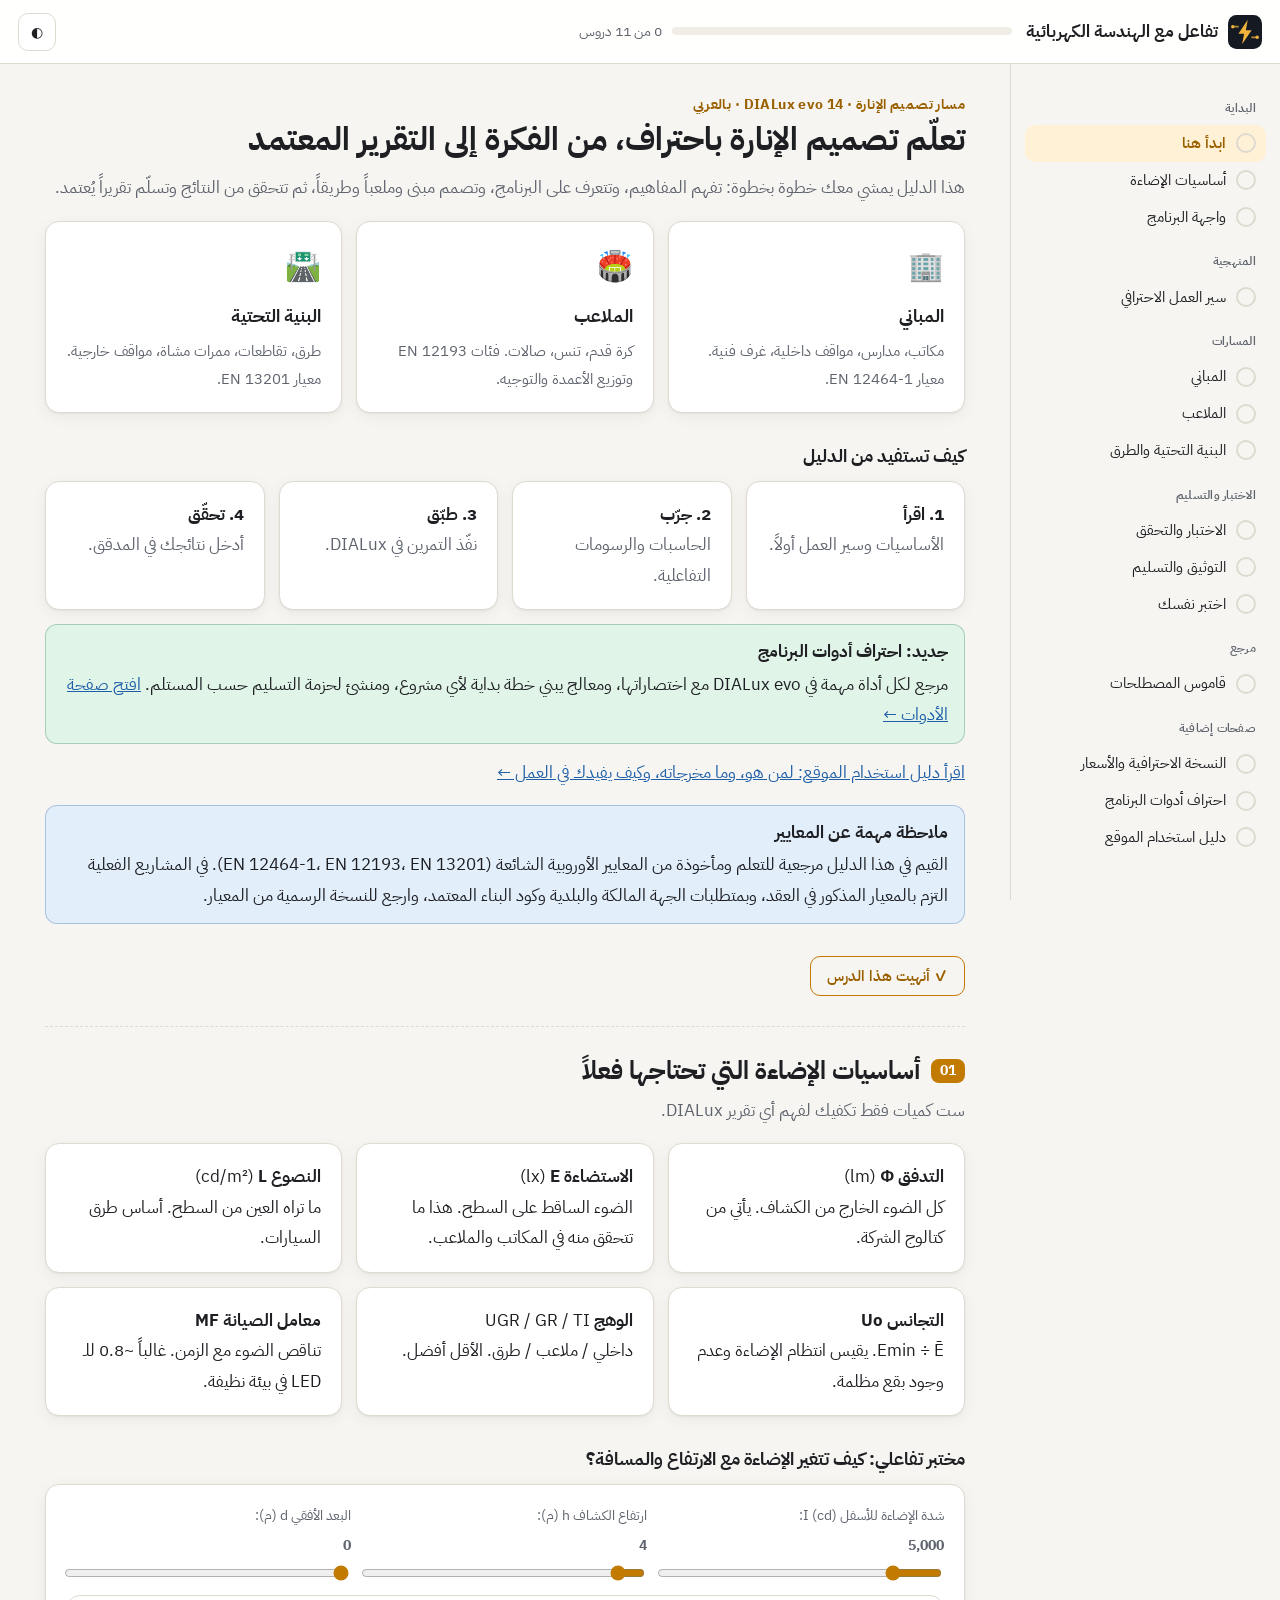
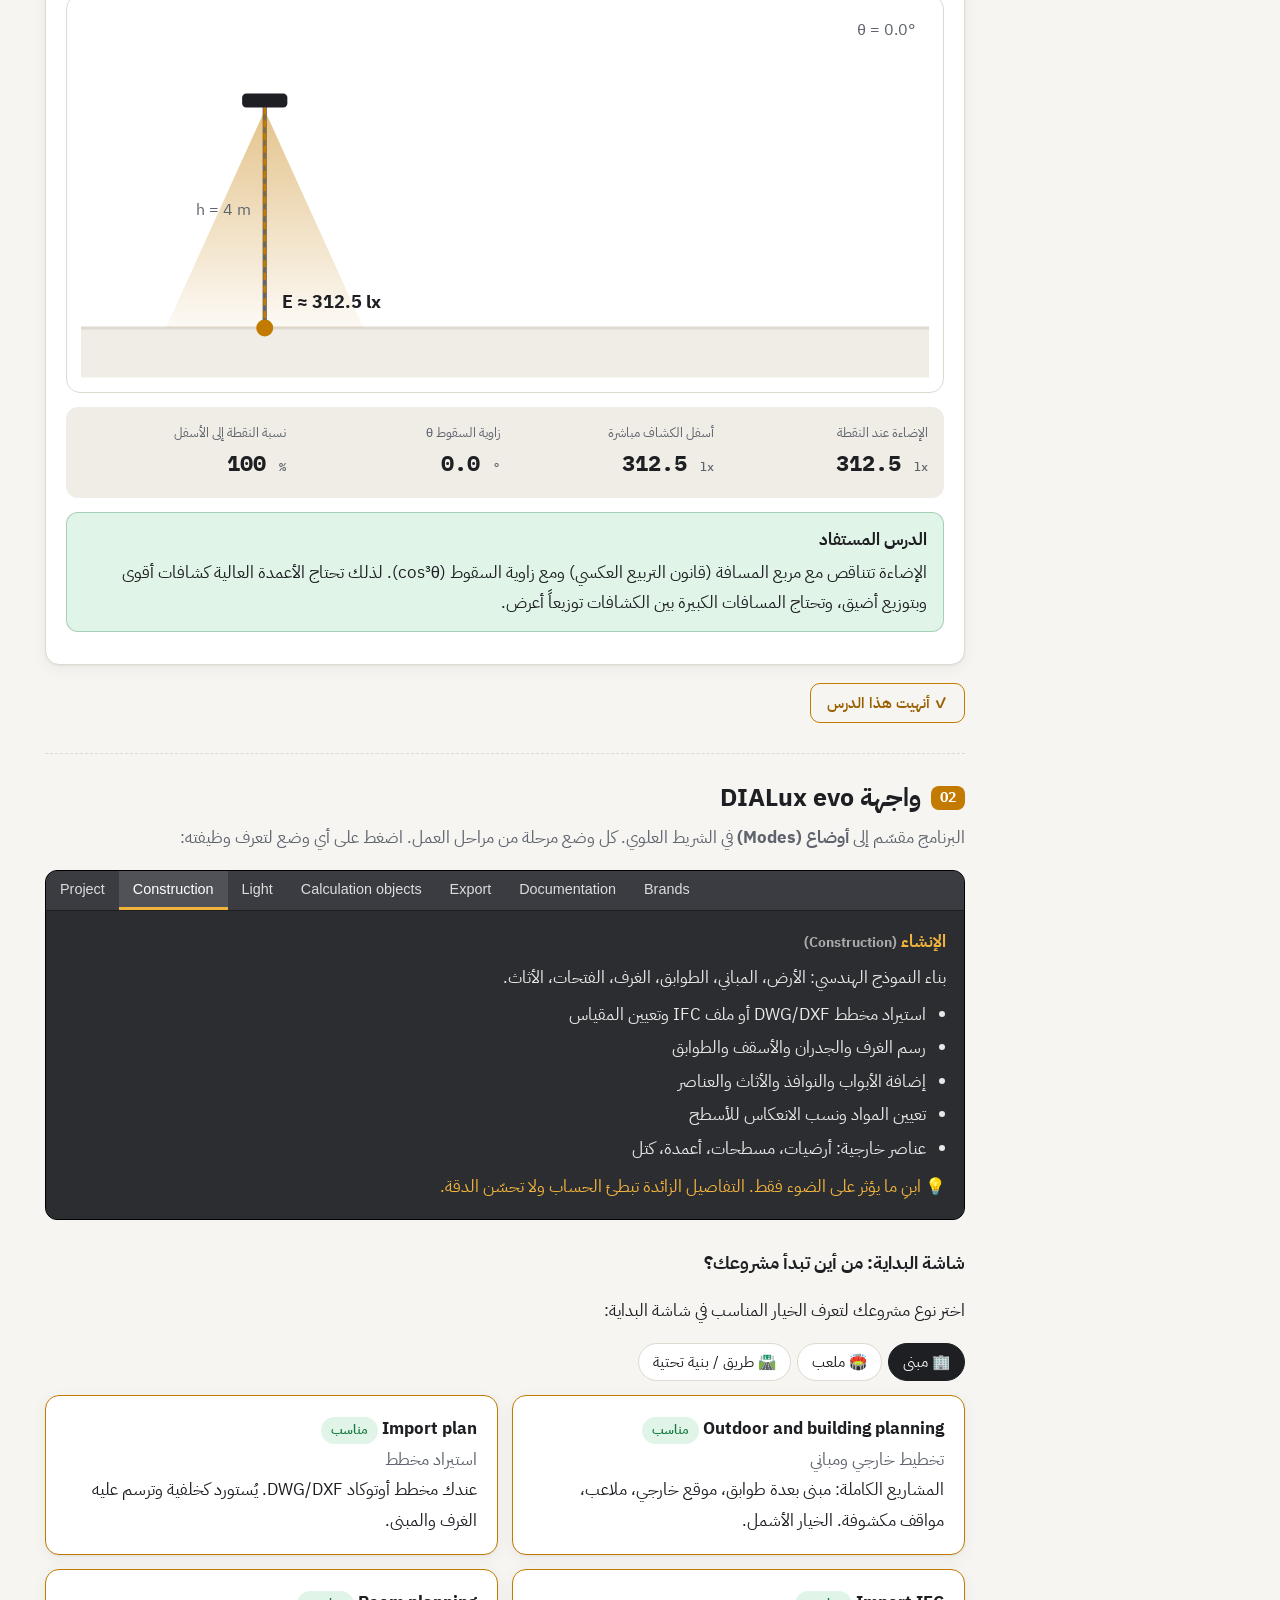
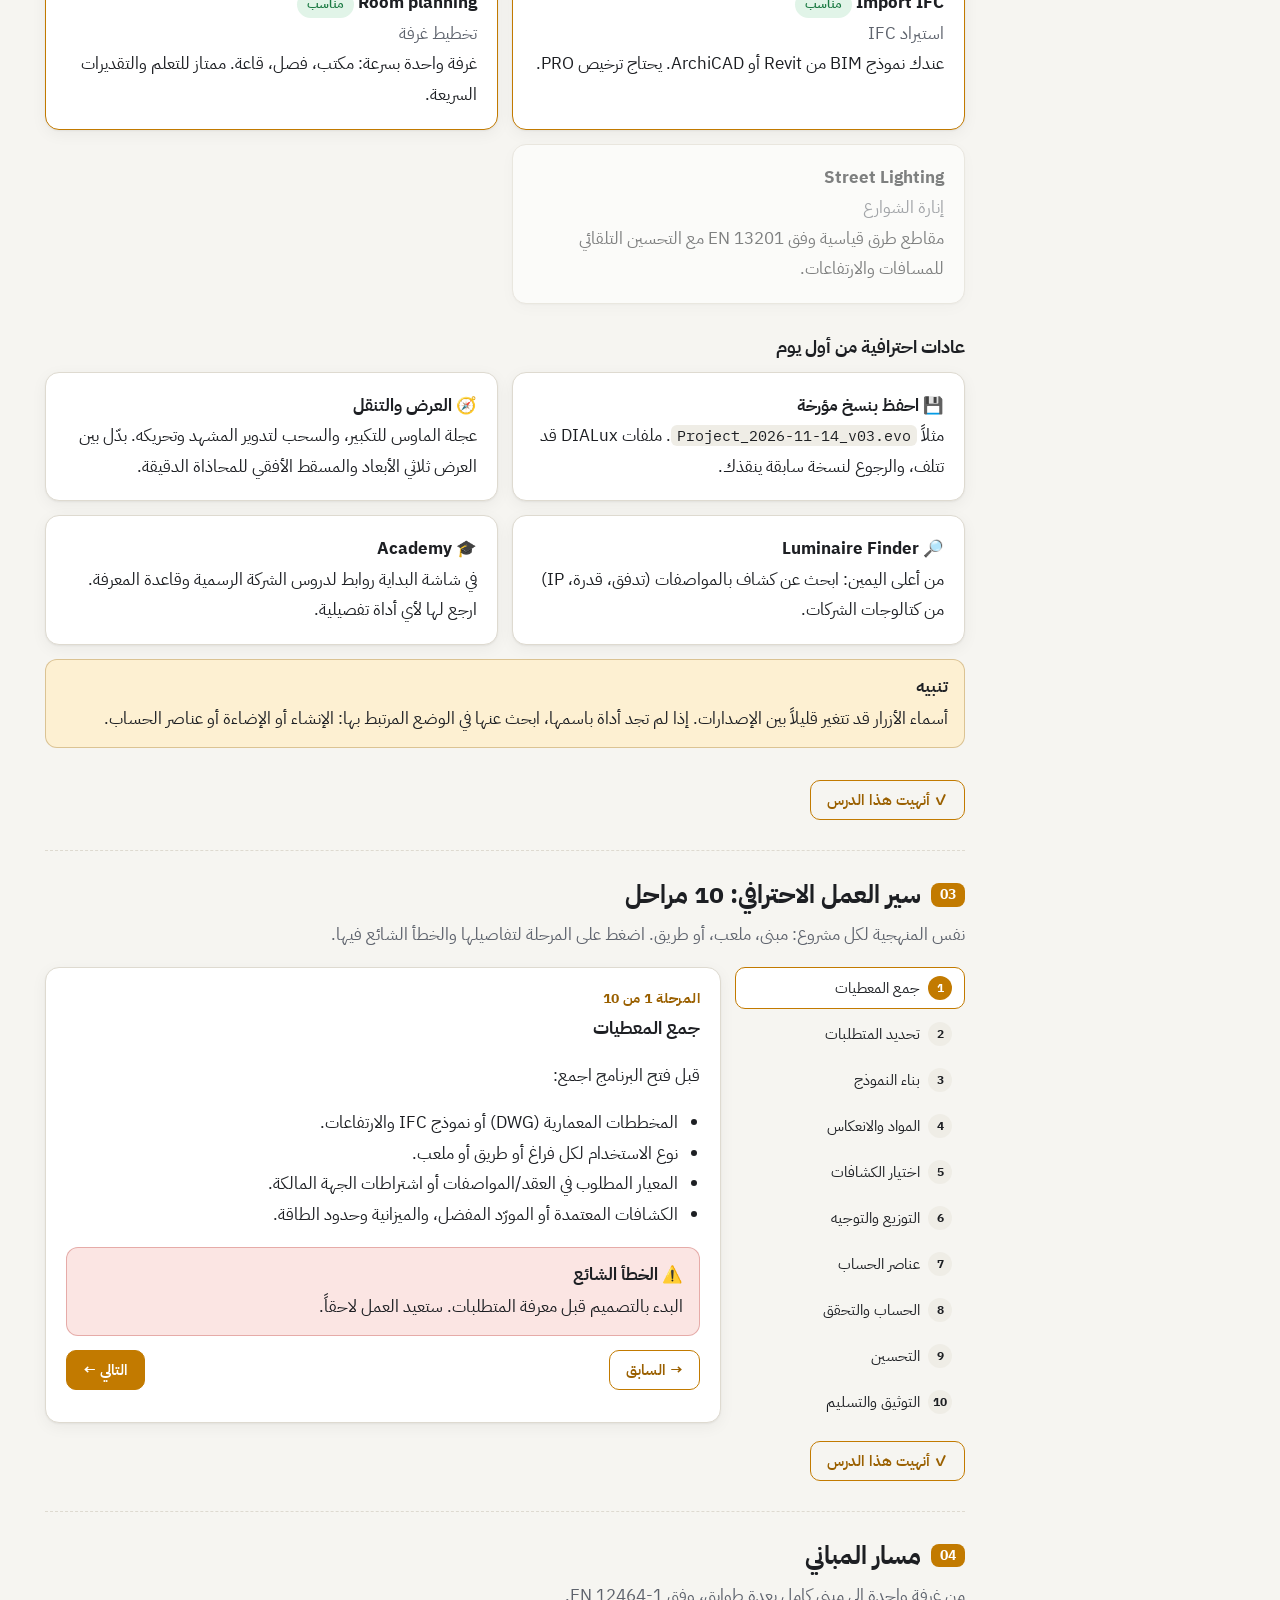
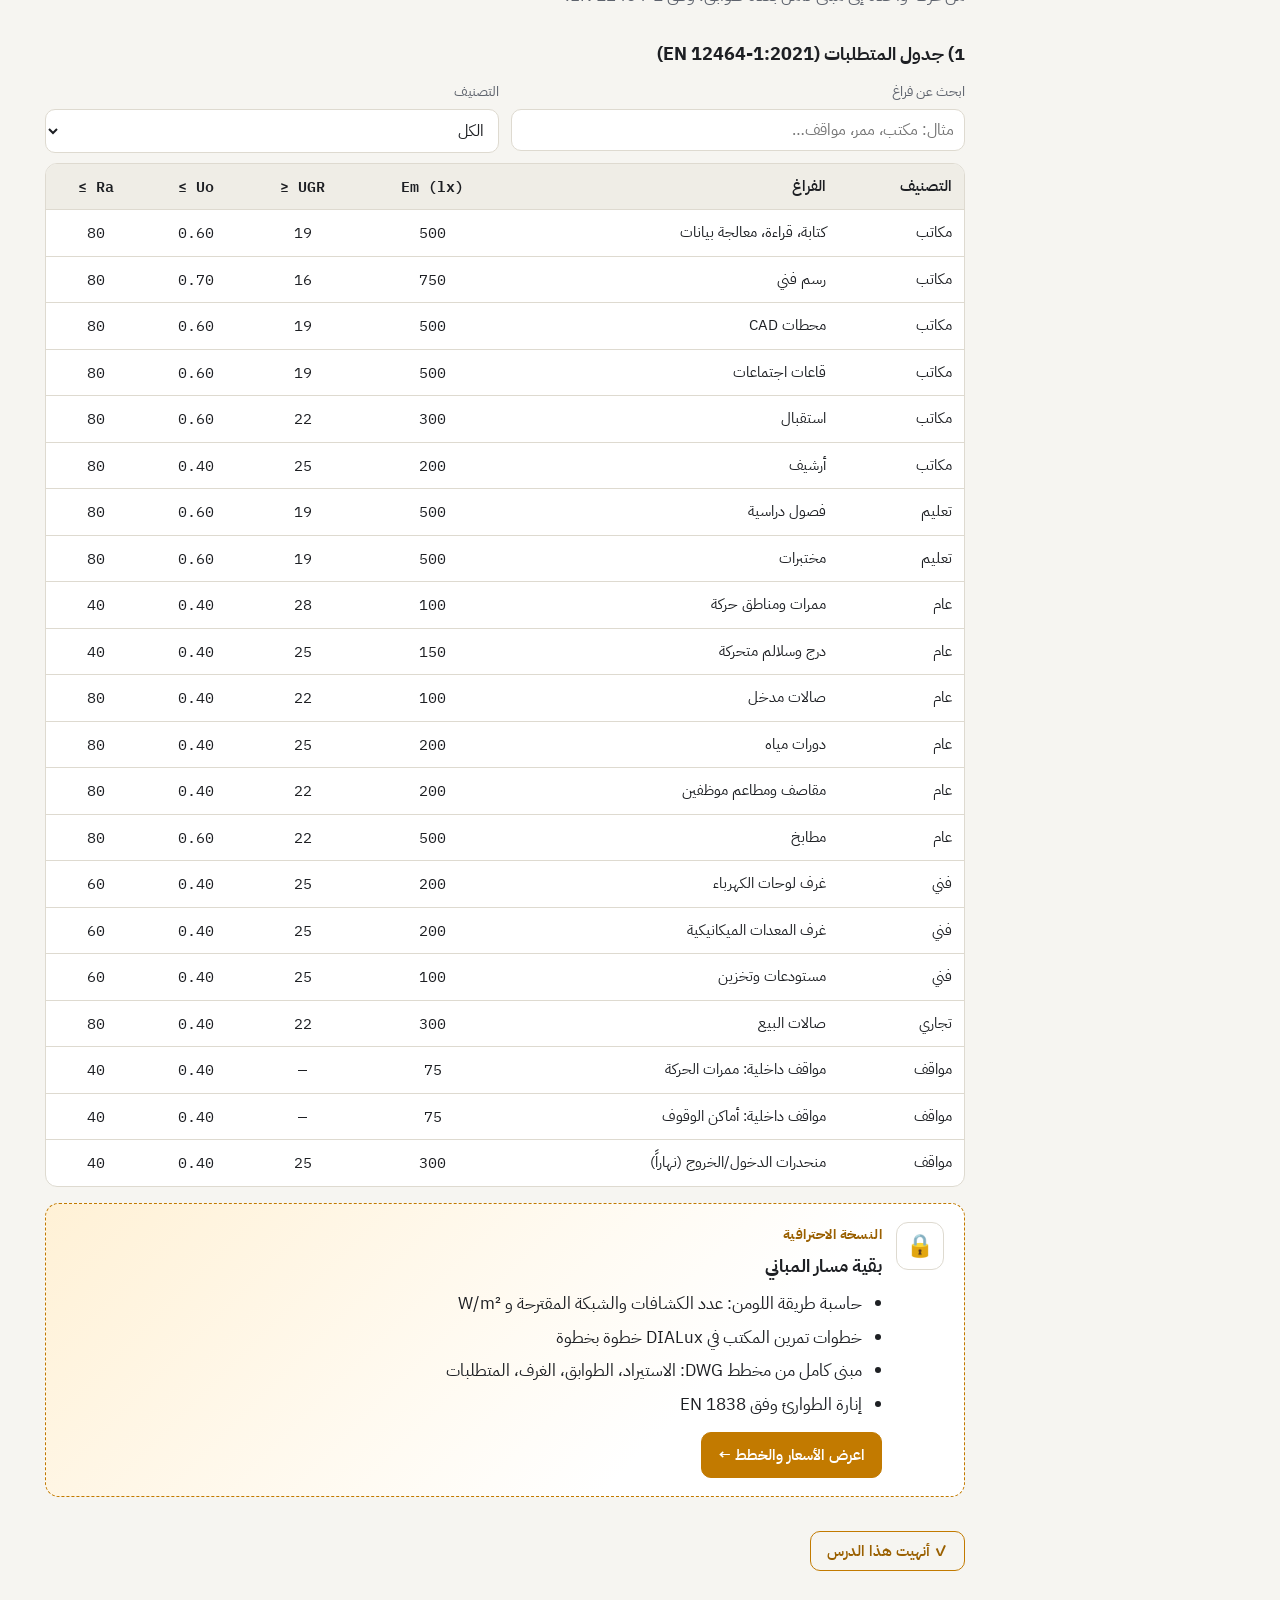
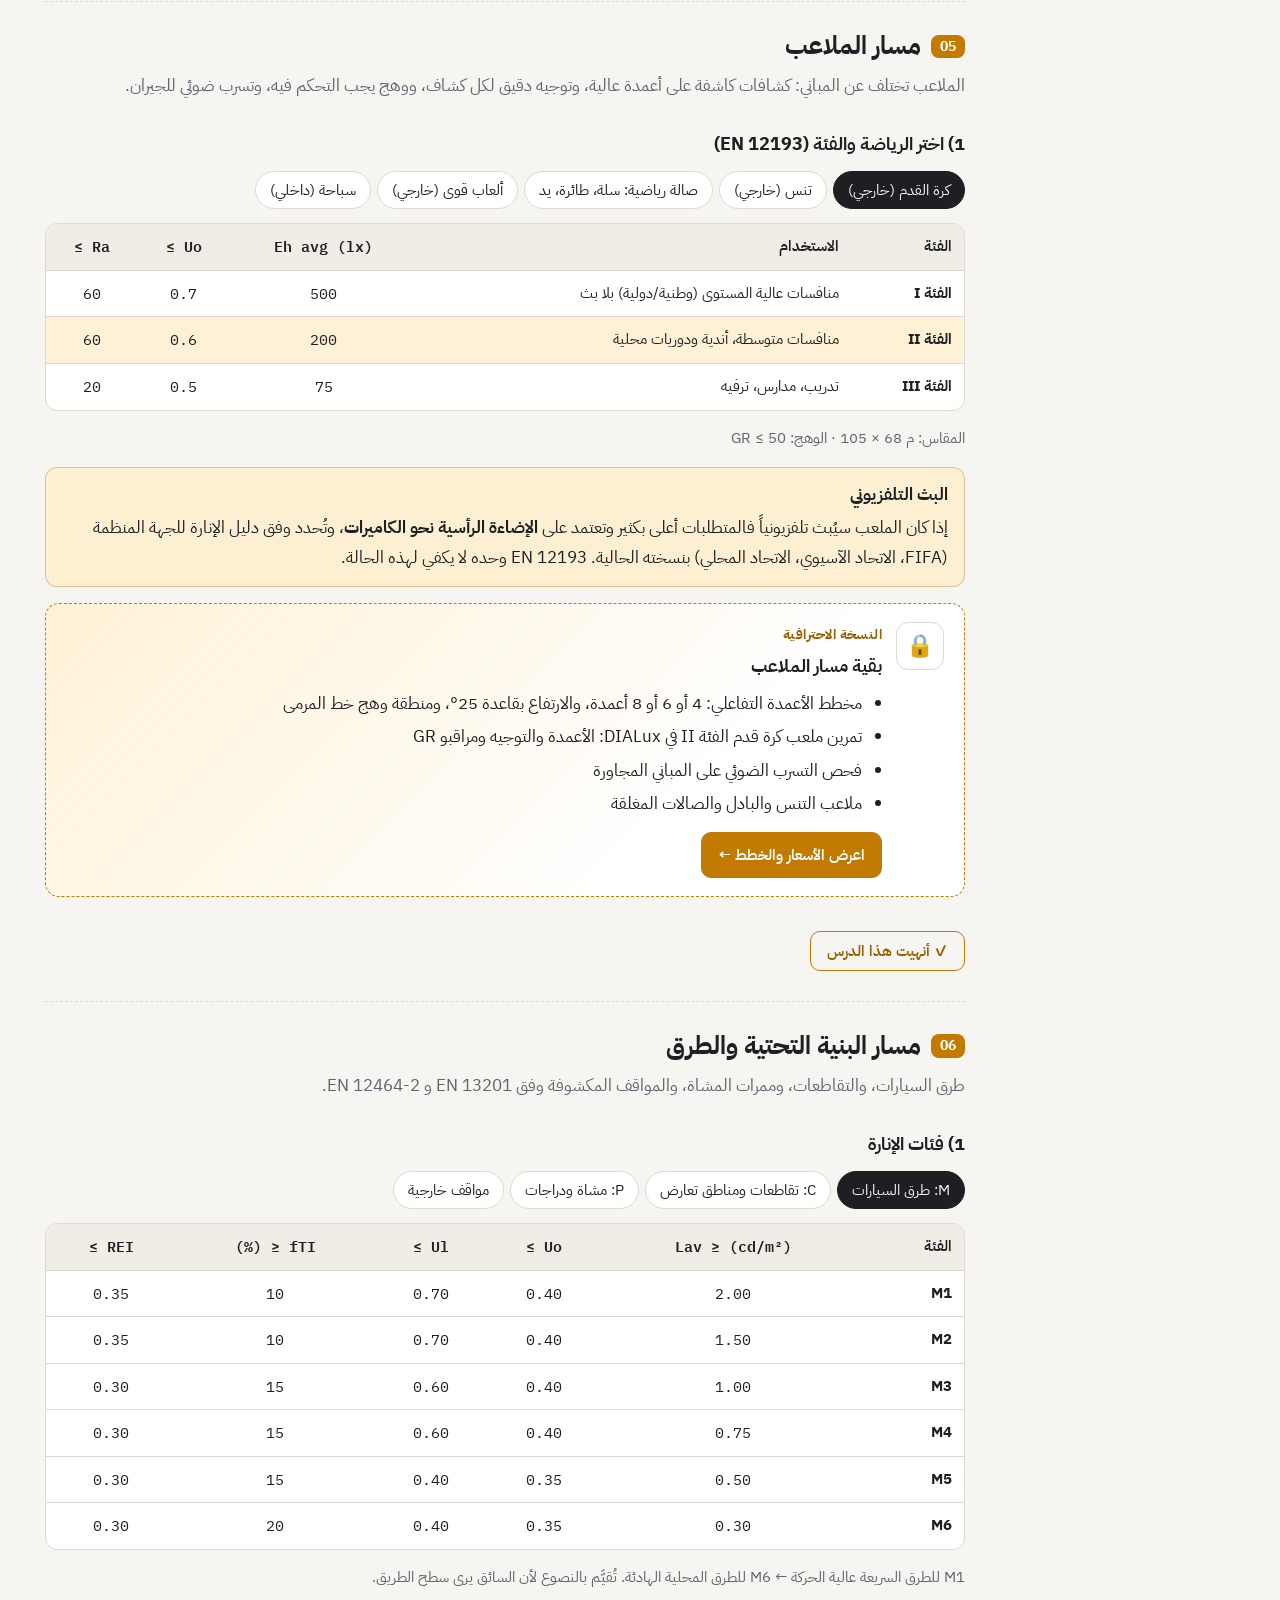
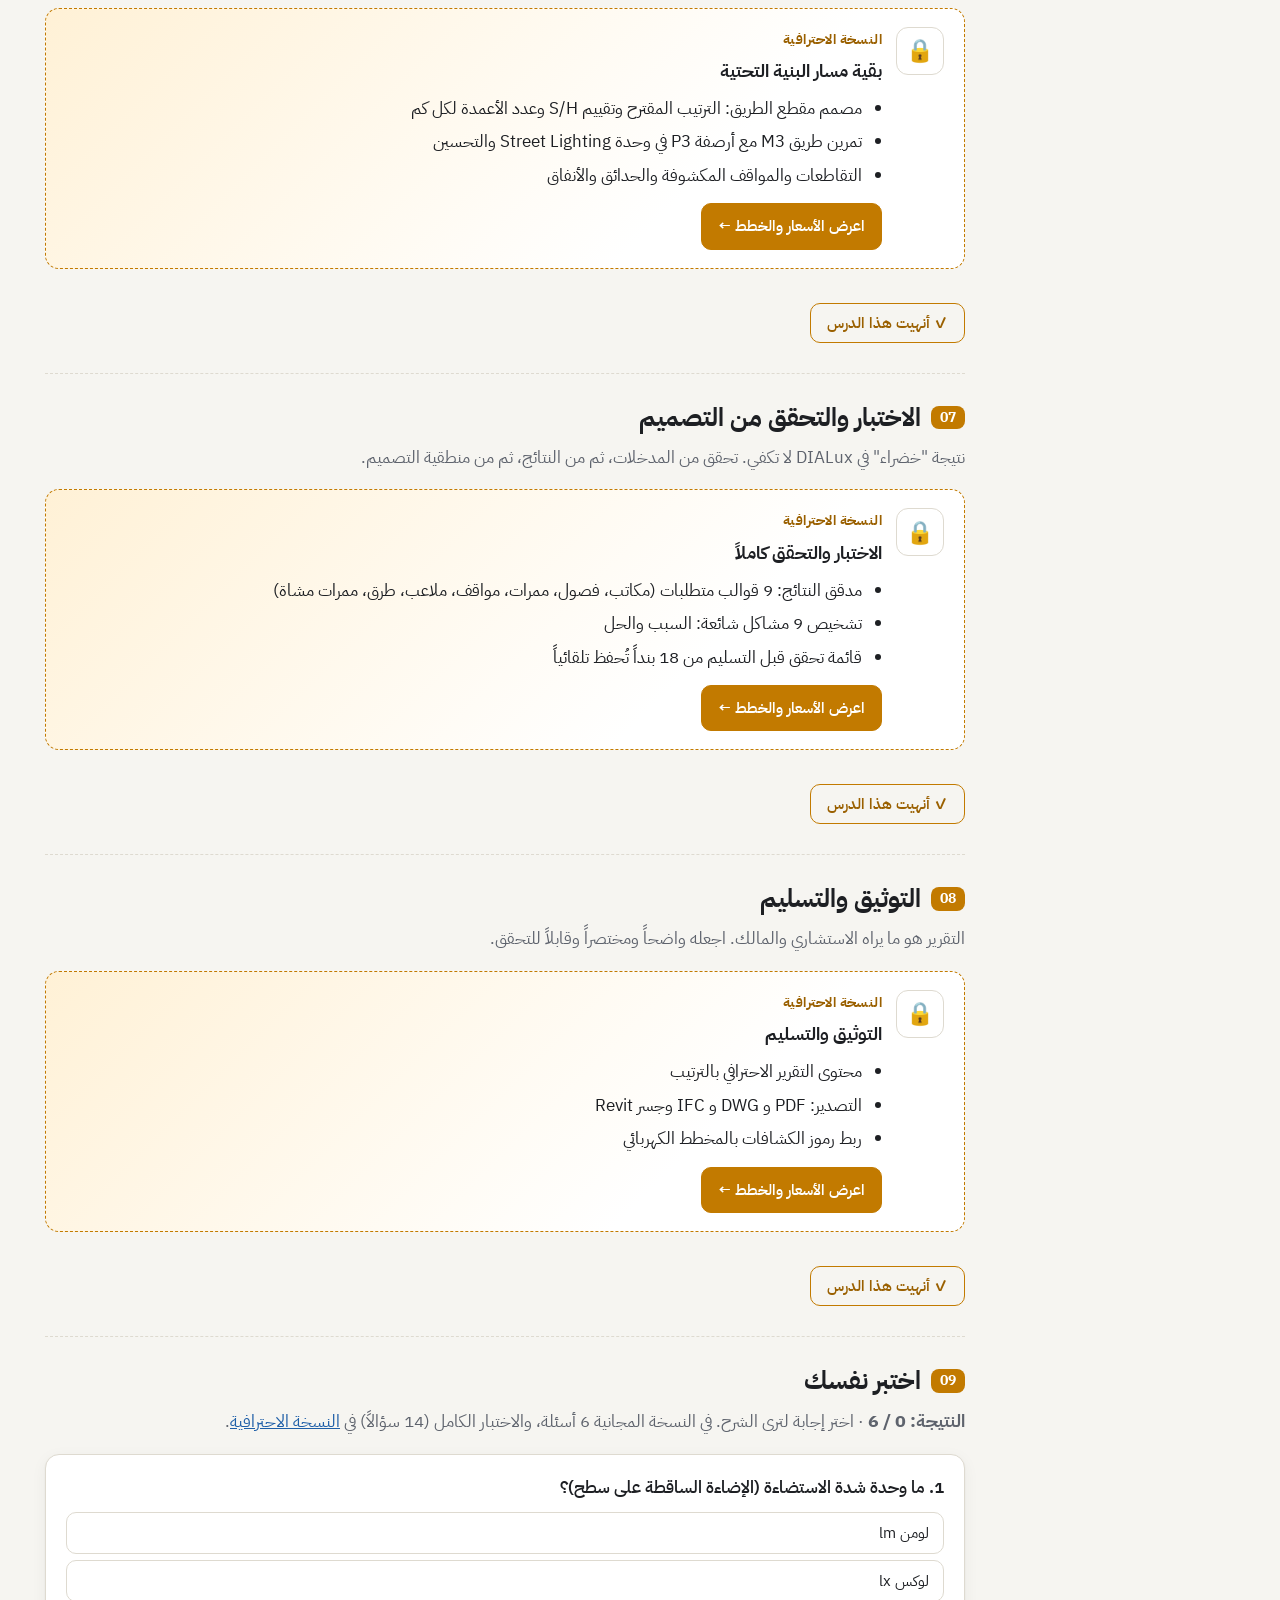
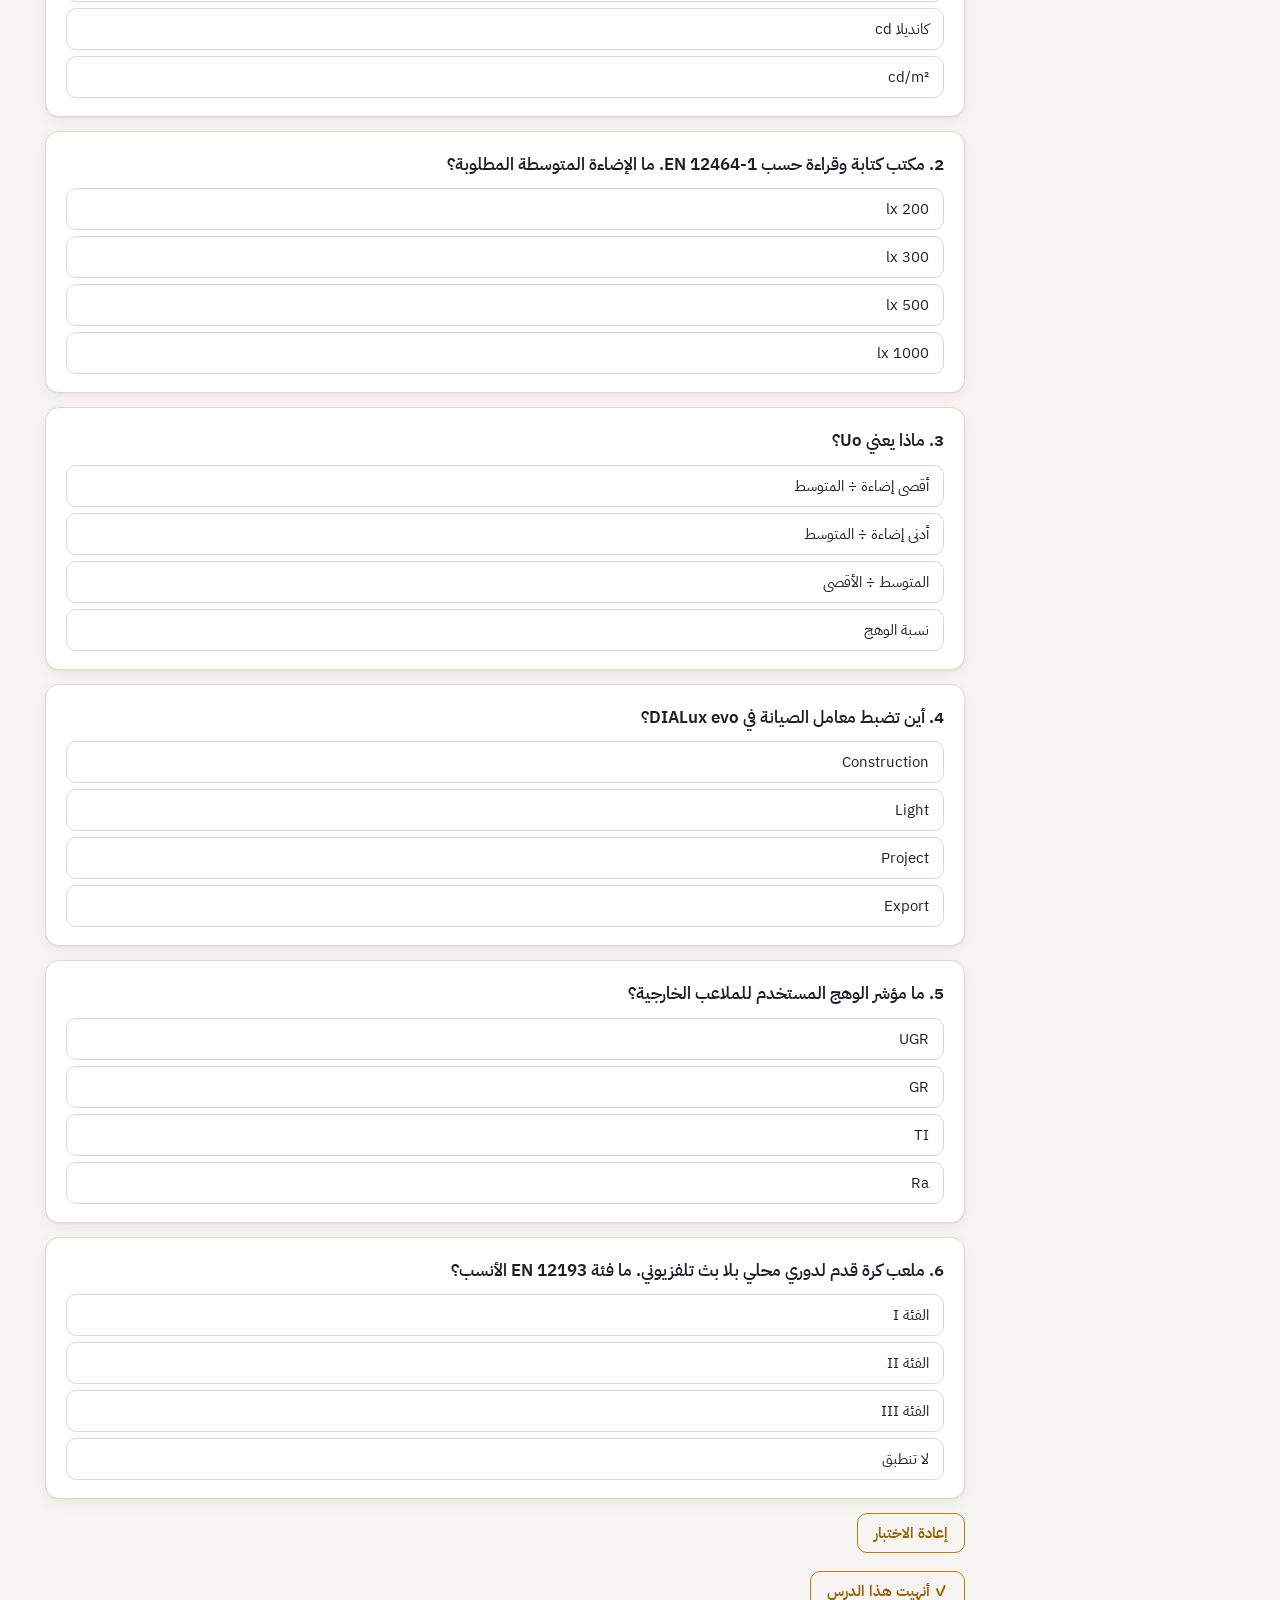
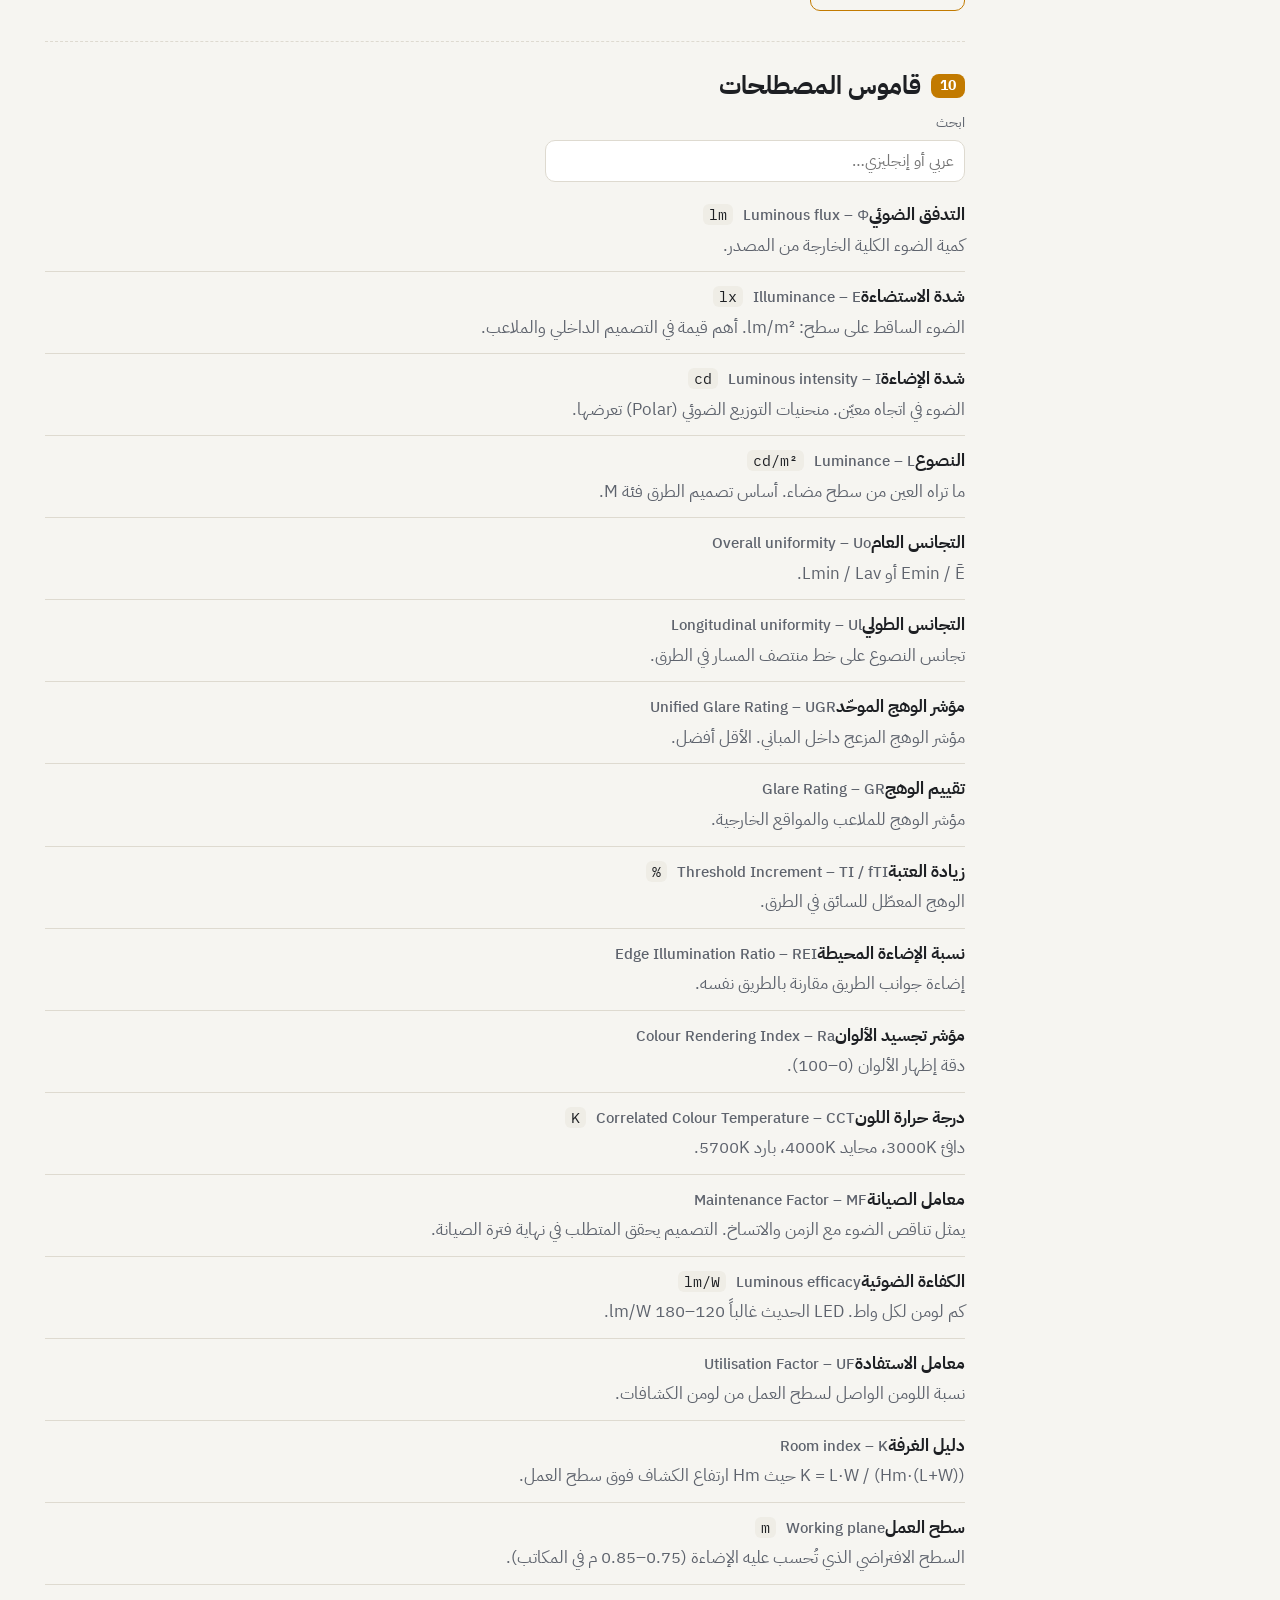
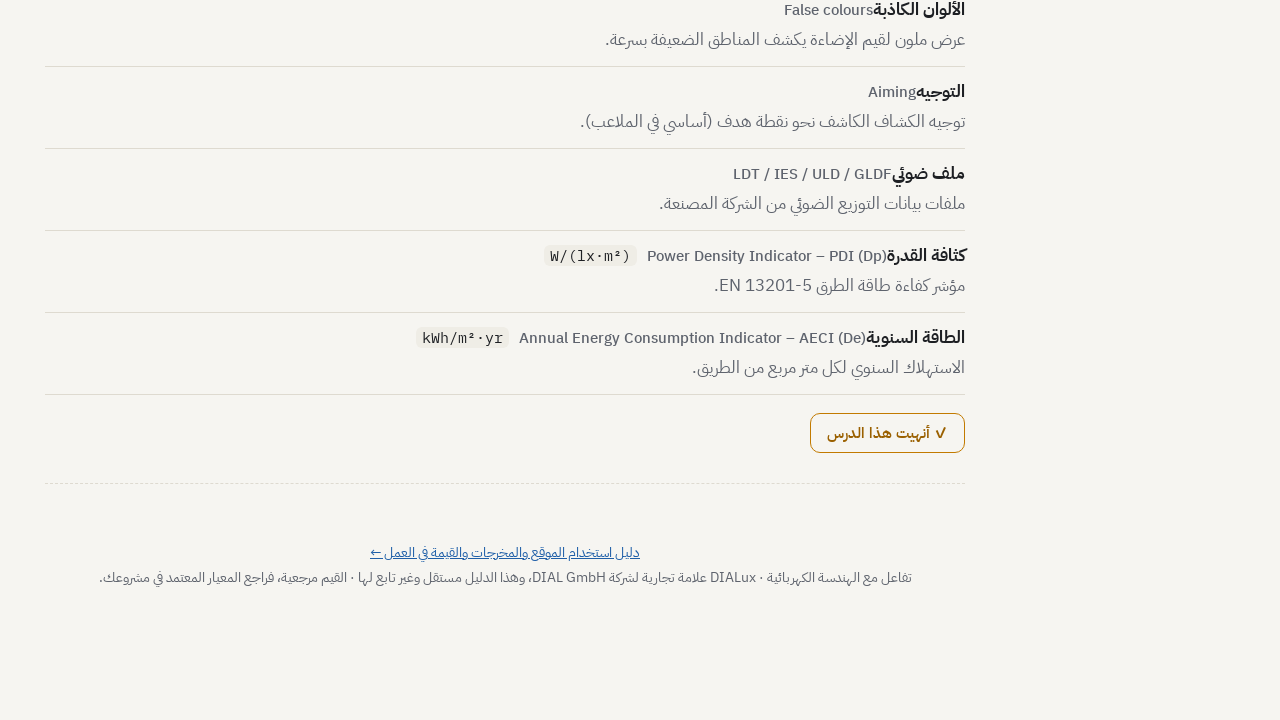
<file: index.html>
<!doctype html>
<html lang="ar" dir="rtl">
<head>
<meta charset="utf-8">
<meta name="viewport" content="width=device-width, initial-scale=1">
<title>تفاعل مع الهندسة الكهربائية</title>
<meta name="description" content="دليل تفاعلي لتعلم DIALux evo في تصميم إنارة المباني والملاعب والبنية التحتية">
<link rel="icon" href="data:image/svg+xml,%3Csvg viewBox=%220 0 32 32%22 xmlns=%22http://www.w3.org/2000/svg%22%3E%3Crect width=%2232%22 height=%2232%22 rx=%228%22 fill=%22%23151a22%22/%3E%3Cpath d=%22M4.5 11H9.5M22.5 21H27.5%22 stroke=%22%23f2b33d%22 stroke-width=%221.6%22 stroke-linecap=%22round%22 opacity=%22.7%22/%3E%3Ccircle cx=%224.5%22 cy=%2211%22 r=%221.6%22 fill=%22%23f2b33d%22/%3E%3Ccircle cx=%2227.5%22 cy=%2221%22 r=%221.6%22 fill=%22%23f2b33d%22/%3E%3Cpath d=%22M18.6 4.5 9.8 17.6h5.4l-2 9.9 9-13.2h-5.4z%22 fill=%22%23f2b33d%22/%3E%3C/svg%3E">
<link rel="preconnect" href="https://fonts.googleapis.com">
<link rel="preconnect" href="https://fonts.gstatic.com" crossorigin>
<link href="https://fonts.googleapis.com/css2?family=IBM+Plex+Mono:wght@400;600&family=IBM+Plex+Sans+Arabic:wght@400;500;600;700&display=swap" rel="stylesheet">
<link rel="stylesheet" href="assets/style.css">
<script>
  try { var t = localStorage.getItem("dx-theme"); if (t) document.documentElement.setAttribute("data-theme", t); } catch (e) {}
</script>
</head>
<body>

<header class="topbar">
  <button class="icon-btn" id="menuBtn" aria-label="القائمة">☰</button>
  <div class="brand"><span class="logo"><svg viewBox="0 0 32 32" xmlns="http://www.w3.org/2000/svg" aria-hidden="true"><rect width="32" height="32" rx="8" fill="#151a22"/><path d="M4.5 11H9.5M22.5 21H27.5" stroke="#f2b33d" stroke-width="1.6" stroke-linecap="round" opacity=".7"/><circle cx="4.5" cy="11" r="1.6" fill="#f2b33d"/><circle cx="27.5" cy="21" r="1.6" fill="#f2b33d"/><path d="M18.6 4.5 9.8 17.6h5.4l-2 9.9 9-13.2h-5.4z" fill="#f2b33d"/></svg></span><span class="txt">تفاعل مع الهندسة الكهربائية</span></div>
  <div class="progress-wrap">
    <div class="progress" aria-hidden="true"><span id="progressBar"></span></div>
    <span class="progress-label" id="progressLabel">0 من 0 دروس</span>
  </div>
  <button class="icon-btn" id="themeBtn" aria-label="تبديل المظهر">◐</button>
</header>

<div class="layout">
  <aside class="sidebar" id="sidebar">
    <nav class="nav" id="nav">
      <h4>البداية</h4>
      <a href="#start"><span class="dot">✓</span>ابدأ هنا</a>
      <a href="#basics"><span class="dot">✓</span>أساسيات الإضاءة</a>
      <a href="#interface"><span class="dot">✓</span>واجهة البرنامج</a>
      <h4>المنهجية</h4>
      <a href="#workflow"><span class="dot">✓</span>سير العمل الاحترافي</a>
      <h4>المسارات</h4>
      <a href="#buildings"><span class="dot">✓</span>المباني</a>
      <a href="#sports"><span class="dot">✓</span>الملاعب</a>
      <a href="#infra"><span class="dot">✓</span>البنية التحتية والطرق</a>
      <h4>الاختبار والتسليم</h4>
      <a href="#verify"><span class="dot">✓</span>الاختبار والتحقق</a>
      <a href="#docs"><span class="dot">✓</span>التوثيق والتسليم</a>
      <a href="#quiz"><span class="dot">✓</span>اختبر نفسك</a>
      <h4>مرجع</h4>
      <a href="#glossary"><span class="dot">✓</span>قاموس المصطلحات</a>
      <h4>صفحات إضافية</h4>
      <a href="pricing.html"><span class="dot">★</span>النسخة الاحترافية والأسعار</a>
      <a href="tools.html"><span class="dot">↗</span>احتراف أدوات البرنامج</a>
      <a href="guide.html"><span class="dot">↗</span>دليل استخدام الموقع</a>
    </nav>
  </aside>

  <main id="main">

<!-- ============ ابدأ هنا ============ -->
<section class="lesson" id="start">
  <div class="kicker">مسار تصميم الإنارة · DIALux evo 14 · بالعربي</div>
  <h1>تعلّم تصميم الإنارة باحتراف، من الفكرة إلى التقرير المعتمد</h1>
  <p class="lead">هذا الدليل يمشي معك خطوة بخطوة: تفهم المفاهيم، وتتعرف على البرنامج، وتصمم مبنى وملعباً وطريقاً، ثم تتحقق من النتائج وتسلّم تقريراً يُعتمد.</p>

  <div class="grid c3" style="margin-top:18px">
    <a class="card track-card" href="#buildings"><div class="ico">🏢</div><h3>المباني</h3><p>مكاتب، مدارس، مواقف داخلية، غرف فنية. معيار EN 12464-1.</p></a>
    <a class="card track-card" href="#sports"><div class="ico">🏟️</div><h3>الملاعب</h3><p>كرة قدم، تنس، صالات. فئات EN 12193 وتوزيع الأعمدة والتوجيه.</p></a>
    <a class="card track-card" href="#infra"><div class="ico">🛣️</div><h3>البنية التحتية</h3><p>طرق، تقاطعات، ممرات مشاة، مواقف خارجية. معيار EN 13201.</p></a>
  </div>

  <h3>كيف تستفيد من الدليل</h3>
  <div class="grid c4">
    <div class="card"><b>1. اقرأ</b><br><span style="color:var(--muted)">الأساسيات وسير العمل أولاً.</span></div>
    <div class="card"><b>2. جرّب</b><br><span style="color:var(--muted)">الحاسبات والرسومات التفاعلية.</span></div>
    <div class="card"><b>3. طبّق</b><br><span style="color:var(--muted)">نفّذ التمرين في DIALux.</span></div>
    <div class="card"><b>4. تحقّق</b><br><span style="color:var(--muted)">أدخل نتائجك في المدقق.</span></div>
  </div>
  <div class="callout tip"><b>جديد: احتراف أدوات البرنامج</b>مرجع لكل أداة مهمة في DIALux evo مع اختصاراتها، ومعالج يبني خطة بداية لأي مشروع، ومنشئ لحزمة التسليم حسب المستلم. <a href="tools.html">افتح صفحة الأدوات ←</a></div>
  <p style="margin-top:12px"><a href="guide.html">اقرأ دليل استخدام الموقع: لمن هو، وما مخرجاته، وكيف يفيدك في العمل ←</a></p>

  <div class="callout info"><b>ملاحظة مهمة عن المعايير</b>القيم في هذا الدليل مرجعية للتعلم ومأخوذة من المعايير الأوروبية الشائعة (EN 12464-1، EN 12193، EN 13201). في المشاريع الفعلية التزم بالمعيار المذكور في العقد، وبمتطلبات الجهة المالكة والبلدية وكود البناء المعتمد، وارجع للنسخة الرسمية من المعيار.</div>
  <button class="btn ghost done-btn" data-done="start">✓ أنهيت هذا الدرس</button>
</section>

<!-- ============ الأساسيات ============ -->
<section class="lesson" id="basics">
  <h2><span class="num">01</span>أساسيات الإضاءة التي تحتاجها فعلاً</h2>
  <p class="lead">ست كميات فقط تكفيك لفهم أي تقرير DIALux.</p>

  <div class="grid c3">
    <div class="card"><b>التدفق Φ</b> <span class="en">(lm)</span><br>كل الضوء الخارج من الكشاف. يأتي من كتالوج الشركة.</div>
    <div class="card"><b>الاستضاءة E</b> <span class="en">(lx)</span><br>الضوء الساقط على السطح. هذا ما تتحقق منه في المكاتب والملاعب.</div>
    <div class="card"><b>النصوع L</b> <span class="en">(cd/m²)</span><br>ما تراه العين من السطح. أساس طرق السيارات.</div>
    <div class="card"><b>التجانس Uo</b><br>Emin ÷ Ē. يقيس انتظام الإضاءة وعدم وجود بقع مظلمة.</div>
    <div class="card"><b>الوهج</b> <span class="en">UGR / GR / TI</span><br>داخلي / ملاعب / طرق. الأقل أفضل.</div>
    <div class="card"><b>معامل الصيانة MF</b><br>تناقص الضوء مع الزمن. غالباً ~0.8 للـ LED في بيئة نظيفة.</div>
  </div>

  <h3>مختبر تفاعلي: كيف تتغير الإضاءة مع الارتفاع والمسافة؟</h3>
  <div class="card">
    <div class="form-grid">
      <label class="f">شدة الإضاءة للأسفل I (cd): <b id="labI">5000</b><input type="range" id="labIr" min="500" max="30000" step="500" value="5000"></label>
      <label class="f">ارتفاع الكشاف h (م): <b id="labH">4</b><input type="range" id="labHr" min="2" max="30" step="0.5" value="4"></label>
      <label class="f">البعد الأفقي d (م): <b id="labD">0</b><input type="range" id="labDr" min="0" max="30" step="0.5" value="0"></label>
    </div>
    <div class="figure" style="margin-top:12px"><svg id="labSvg" viewBox="0 0 600 260" role="img" aria-label="رسم الكشاف والنقطة"></svg></div>
    <div class="result" id="labRes"></div>
    <div class="callout tip"><b>الدرس المستفاد</b>الإضاءة تتناقص مع مربع المسافة (قانون التربيع العكسي) ومع زاوية السقوط (cos³θ). لذلك تحتاج الأعمدة العالية كشافات أقوى وبتوزيع أضيق، وتحتاج المسافات الكبيرة بين الكشافات توزيعاً أعرض.</div>
  </div>
  <button class="btn ghost done-btn" data-done="basics">✓ أنهيت هذا الدرس</button>
</section>

<!-- ============ الواجهة ============ -->
<section class="lesson" id="interface">
  <h2><span class="num">02</span>واجهة DIALux evo</h2>
  <p class="lead">البرنامج مقسّم إلى <b>أوضاع (Modes)</b> في الشريط العلوي. كل وضع مرحلة من مراحل العمل. اضغط على أي وضع لتعرف وظيفته:</p>
  <div class="dx-mock" id="dxMock"></div>

  <h3>شاشة البداية: من أين تبدأ مشروعك؟</h3>
  <p>اختر نوع مشروعك لتعرف الخيار المناسب في شاشة البداية:</p>
  <div class="tabs" id="startTabs" role="tablist">
    <button class="tab" role="tab" data-k="buildings" aria-selected="true">🏢 مبنى</button>
    <button class="tab" role="tab" data-k="sports" aria-selected="false">🏟️ ملعب</button>
    <button class="tab" role="tab" data-k="infra" aria-selected="false">🛣️ طريق / بنية تحتية</button>
  </div>
  <div id="startChooser" class="grid c2"></div>

  <h3>عادات احترافية من أول يوم</h3>
  <div class="grid c2">
    <div class="card"><b>💾 احفظ بنسخ مؤرخة</b><br>مثلاً <code>Project_2026-11-14_v03.evo</code>. ملفات DIALux قد تتلف، والرجوع لنسخة سابقة ينقذك.</div>
    <div class="card"><b>🧭 العرض والتنقل</b><br>عجلة الماوس للتكبير، والسحب لتدوير المشهد وتحريكه. بدّل بين العرض ثلاثي الأبعاد والمسقط الأفقي للمحاذاة الدقيقة.</div>
    <div class="card"><b>🔎 Luminaire Finder</b><br>من أعلى اليمين: ابحث عن كشاف بالمواصفات (تدفق، قدرة، IP) من كتالوجات الشركات.</div>
    <div class="card"><b>🎓 Academy</b><br>في شاشة البداية روابط لدروس الشركة الرسمية وقاعدة المعرفة. ارجع لها لأي أداة تفصيلية.</div>
  </div>
  <div class="callout warn"><b>تنبيه</b>أسماء الأزرار قد تتغير قليلاً بين الإصدارات. إذا لم تجد أداة باسمها، ابحث عنها في الوضع المرتبط بها: الإنشاء أو الإضاءة أو عناصر الحساب.</div>
  <button class="btn ghost done-btn" data-done="interface">✓ أنهيت هذا الدرس</button>
</section>

<!-- ============ سير العمل ============ -->
<section class="lesson" id="workflow">
  <h2><span class="num">03</span>سير العمل الاحترافي: 10 مراحل</h2>
  <p class="lead">نفس المنهجية لكل مشروع: مبنى، ملعب، أو طريق. اضغط على المرحلة لتفاصيلها والخطأ الشائع فيها.</p>
  <div class="stepper">
    <div class="step-list" id="stepList"></div>
    <div class="card step-panel" id="stepPanel"></div>
  </div>
  <button class="btn ghost done-btn" data-done="workflow">✓ أنهيت هذا الدرس</button>
</section>

<!-- ============ المباني ============ -->
<section class="lesson" id="buildings">
  <h2><span class="num">04</span>مسار المباني</h2>
  <p class="lead">من غرفة واحدة إلى مبنى كامل بعدة طوابق، وفق EN 12464-1.</p>

  <h3>1) جدول المتطلبات (EN 12464-1:2021)</h3>
  <div class="form-grid" style="margin-bottom:10px">
    <label class="f">ابحث عن فراغ<input type="text" id="indoorSearch" placeholder="مثال: مكتب، ممر، مواقف…"></label>
    <label class="f">التصنيف<select id="indoorCat"><option value="">الكل</option></select></label>
  </div>
  <div class="table-wrap"><table>
    <thead><tr><th>التصنيف</th><th>الفراغ</th><th class="num">Em (lx)</th><th class="num">UGR ≤</th><th class="num">Uo ≥</th><th class="num">Ra ≥</th></tr></thead>
    <tbody id="indoorBody"></tbody>
  </table></div>

  <div class="locked"><div class="lock-ic" aria-hidden="true">🔒</div><div class="lock-body"><div class="kicker">النسخة الاحترافية</div><h3>بقية مسار المباني</h3><ul><li>حاسبة طريقة اللومن: عدد الكشافات والشبكة المقترحة و W/m²</li><li>خطوات تمرين المكتب في DIALux خطوة بخطوة</li><li>مبنى كامل من مخطط DWG: الاستيراد، الطوابق، الغرف، المتطلبات</li><li>إنارة الطوارئ وفق EN 1838</li></ul><div class="btn-row"><a class="btn" href="pricing.html">اعرض الأسعار والخطط ←</a></div></div></div>
  <button class="btn ghost done-btn" data-done="buildings">✓ أنهيت هذا الدرس</button>
</section>

<!-- ============ الملاعب ============ -->
<section class="lesson" id="sports">
  <h2><span class="num">05</span>مسار الملاعب</h2>
  <p class="lead">الملاعب تختلف عن المباني: كشافات كاشفة على أعمدة عالية، وتوجيه دقيق لكل كشاف، ووهج يجب التحكم فيه، وتسرب ضوئي للجيران.</p>

  <h3>1) اختر الرياضة والفئة (EN 12193)</h3>
  <div class="tabs" id="sportTabs" role="tablist"></div>
  <div class="table-wrap"><table>
    <thead><tr><th>الفئة</th><th>الاستخدام</th><th class="num">Eh avg (lx)</th><th class="num">Uo ≥</th><th class="num">Ra ≥</th></tr></thead>
    <tbody id="sportBody"></tbody>
  </table></div>
  <p id="sportNote" style="color:var(--muted);font-size:.92rem"></p>
  <div class="callout warn"><b>البث التلفزيوني</b>إذا كان الملعب سيُبث تلفزيونياً فالمتطلبات أعلى بكثير وتعتمد على <b>الإضاءة الرأسية نحو الكاميرات</b>، وتُحدد وفق دليل الإنارة للجهة المنظمة (FIFA، الاتحاد الآسيوي، الاتحاد المحلي) بنسخته الحالية. EN 12193 وحده لا يكفي لهذه الحالة.</div>

  <div class="locked"><div class="lock-ic" aria-hidden="true">🔒</div><div class="lock-body"><div class="kicker">النسخة الاحترافية</div><h3>بقية مسار الملاعب</h3><ul><li>مخطط الأعمدة التفاعلي: 4 أو 6 أو 8 أعمدة، والارتفاع بقاعدة 25°، ومنطقة وهج خط المرمى</li><li>تمرين ملعب كرة قدم الفئة II في DIALux: الأعمدة والتوجيه ومراقبو GR</li><li>فحص التسرب الضوئي على المباني المجاورة</li><li>ملاعب التنس والبادل والصالات المغلقة</li></ul><div class="btn-row"><a class="btn" href="pricing.html">اعرض الأسعار والخطط ←</a></div></div></div>
  <button class="btn ghost done-btn" data-done="sports">✓ أنهيت هذا الدرس</button>
</section>

<!-- ============ البنية التحتية ============ -->
<section class="lesson" id="infra">
  <h2><span class="num">06</span>مسار البنية التحتية والطرق</h2>
  <p class="lead">طرق السيارات، والتقاطعات، وممرات المشاة، والمواقف المكشوفة وفق EN 13201 و EN 12464-2.</p>

  <h3>1) فئات الإنارة</h3>
  <div class="tabs" id="roadTabs" role="tablist">
    <button class="tab" data-k="M" aria-selected="true">M: طرق السيارات</button>
    <button class="tab" data-k="C" aria-selected="false">C: تقاطعات ومناطق تعارض</button>
    <button class="tab" data-k="P" aria-selected="false">P: مشاة ودراجات</button>
    <button class="tab" data-k="PK" aria-selected="false">مواقف خارجية</button>
  </div>
  <div class="table-wrap"><table id="roadTable"></table></div>
  <p id="roadNote" style="color:var(--muted);font-size:.92rem"></p>

  <div class="locked"><div class="lock-ic" aria-hidden="true">🔒</div><div class="lock-body"><div class="kicker">النسخة الاحترافية</div><h3>بقية مسار البنية التحتية</h3><ul><li>مصمم مقطع الطريق: الترتيب المقترح وتقييم S/H وعدد الأعمدة لكل كم</li><li>تمرين طريق M3 مع أرصفة P3 في وحدة Street Lighting والتحسين</li><li>التقاطعات والمواقف المكشوفة والحدائق والأنفاق</li></ul><div class="btn-row"><a class="btn" href="pricing.html">اعرض الأسعار والخطط ←</a></div></div></div>
  <button class="btn ghost done-btn" data-done="infra">✓ أنهيت هذا الدرس</button>
</section>

<!-- ============ الاختبار والتحقق ============ -->
<section class="lesson" id="verify">
  <h2><span class="num">07</span>الاختبار والتحقق من التصميم</h2>
  <p class="lead">نتيجة "خضراء" في DIALux لا تكفي. تحقق من المدخلات، ثم من النتائج، ثم من منطقية التصميم.</p>

  <div class="locked"><div class="lock-ic" aria-hidden="true">🔒</div><div class="lock-body"><div class="kicker">النسخة الاحترافية</div><h3>الاختبار والتحقق كاملاً</h3><ul><li>مدقق النتائج: 9 قوالب متطلبات (مكاتب، فصول، ممرات، مواقف، ملاعب، طرق، ممرات مشاة)</li><li>تشخيص 9 مشاكل شائعة: السبب والحل</li><li>قائمة تحقق قبل التسليم من 18 بنداً تُحفظ تلقائياً</li></ul><div class="btn-row"><a class="btn" href="pricing.html">اعرض الأسعار والخطط ←</a></div></div></div>
  <button class="btn ghost done-btn" data-done="verify">✓ أنهيت هذا الدرس</button>
</section>

<!-- ============ التوثيق ============ -->
<section class="lesson" id="docs">
  <h2><span class="num">08</span>التوثيق والتسليم</h2>
  <p class="lead">التقرير هو ما يراه الاستشاري والمالك. اجعله واضحاً ومختصراً وقابلاً للتحقق.</p>
  <div class="locked"><div class="lock-ic" aria-hidden="true">🔒</div><div class="lock-body"><div class="kicker">النسخة الاحترافية</div><h3>التوثيق والتسليم</h3><ul><li>محتوى التقرير الاحترافي بالترتيب</li><li>التصدير: PDF و DWG و IFC وجسر Revit</li><li>ربط رموز الكشافات بالمخطط الكهربائي</li></ul><div class="btn-row"><a class="btn" href="pricing.html">اعرض الأسعار والخطط ←</a></div></div></div>
  <button class="btn ghost done-btn" data-done="docs">✓ أنهيت هذا الدرس</button>
</section>

<!-- ============ الاختبار ============ -->
<section class="lesson" id="quiz">
  <h2><span class="num">09</span>اختبر نفسك</h2>
  <p class="lead"><span id="quizScore" class="score">0 / 0</span> · اختر إجابة لترى الشرح. في النسخة المجانية 6 أسئلة، والاختبار الكامل (14 سؤالاً) في <a href="pricing.html">النسخة الاحترافية</a>.</p>
  <div id="quizBox"></div>
  <div class="btn-row"><button class="btn ghost" id="quizReset">إعادة الاختبار</button></div>
  <button class="btn ghost done-btn" data-done="quiz">✓ أنهيت هذا الدرس</button>
</section>

<!-- ============ القاموس ============ -->
<section class="lesson" id="glossary">
  <h2><span class="num">10</span>قاموس المصطلحات</h2>
  <label class="f" style="max-width:420px">ابحث<input type="text" id="glSearch" placeholder="عربي أو إنجليزي…"></label>
  <div id="glBox" style="margin-top:8px"></div>
  <button class="btn ghost done-btn" data-done="glossary">✓ أنهيت هذا الدرس</button>
</section>

  <footer><a href="guide.html">دليل استخدام الموقع والمخرجات والقيمة في العمل ←</a><br>تفاعل مع الهندسة الكهربائية · DIALux علامة تجارية لشركة DIAL GmbH، وهذا الدليل مستقل وغير تابع لها · القيم مرجعية، فراجع المعيار المعتمد في مشروعك.</footer>
  </main>
</div>

<script src="assets/data.js"></script>
<script src="assets/app.js"></script>
</body>
</html>
</file>
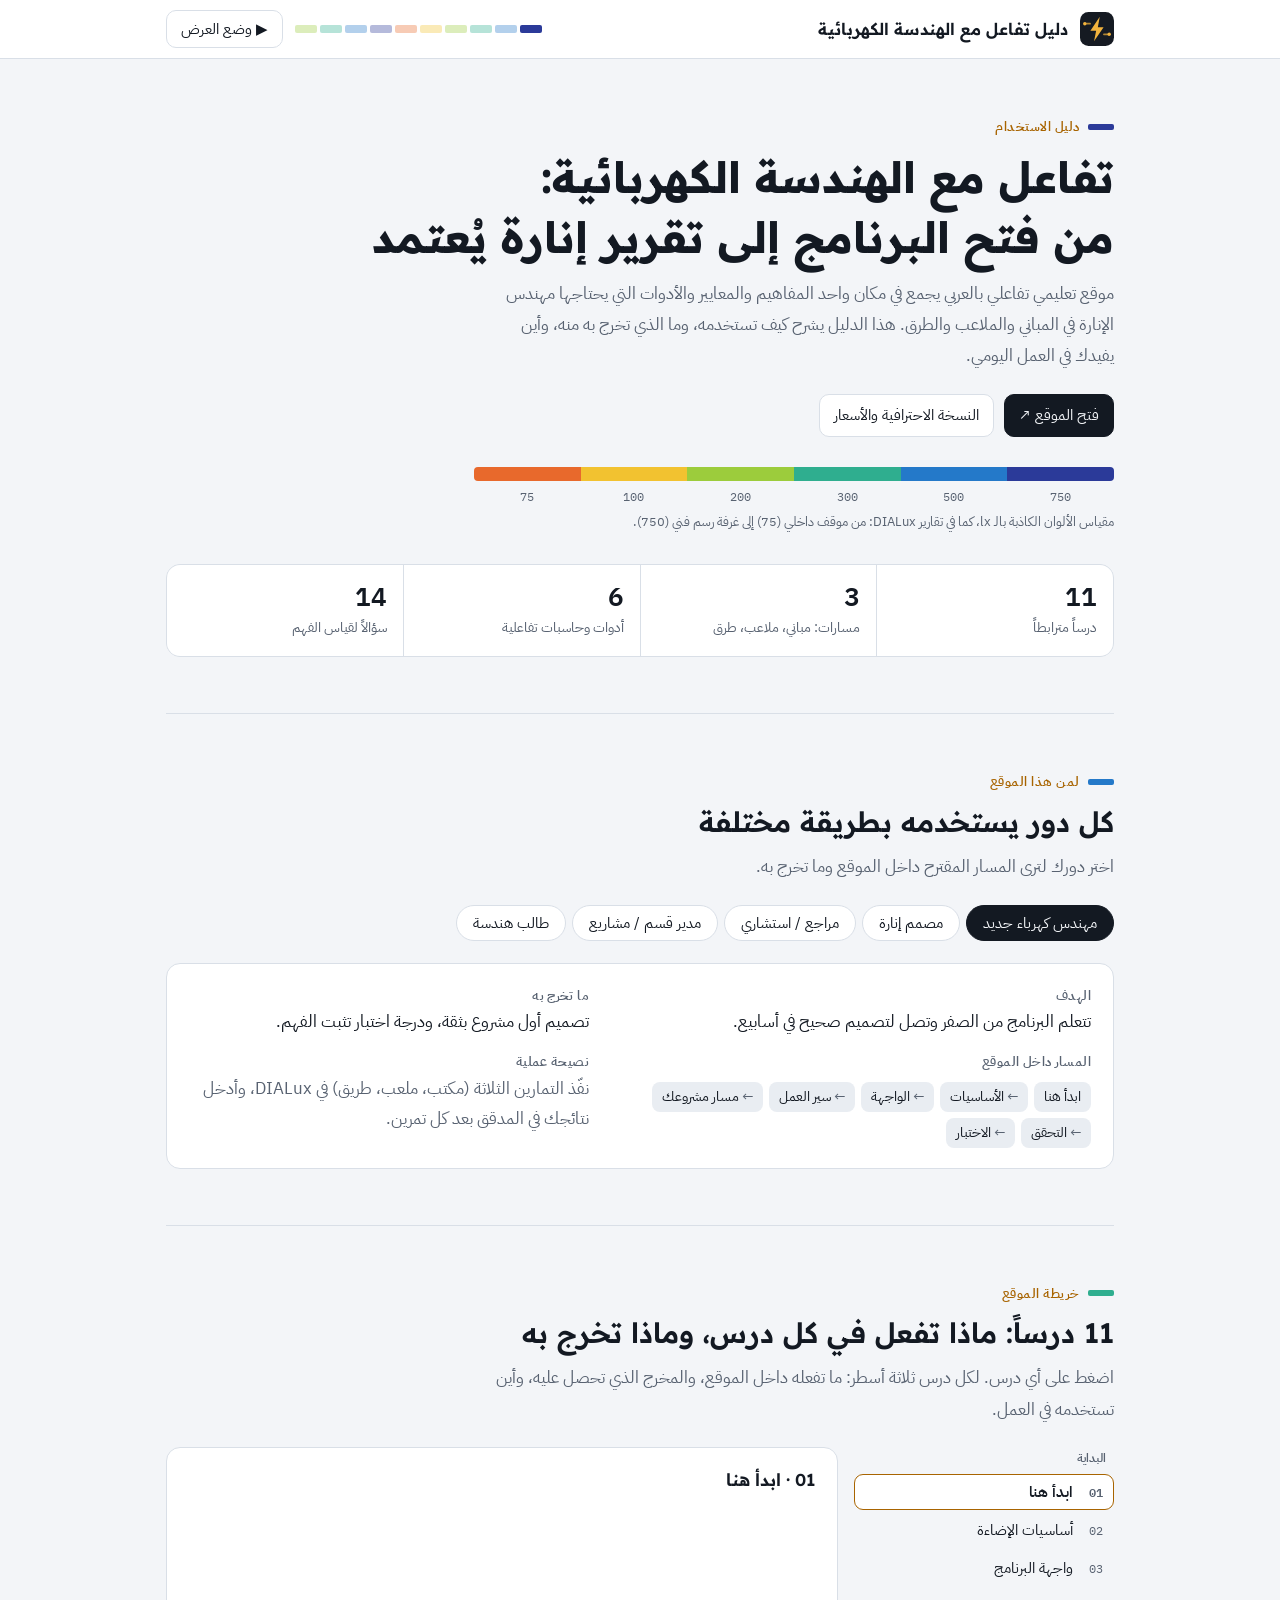
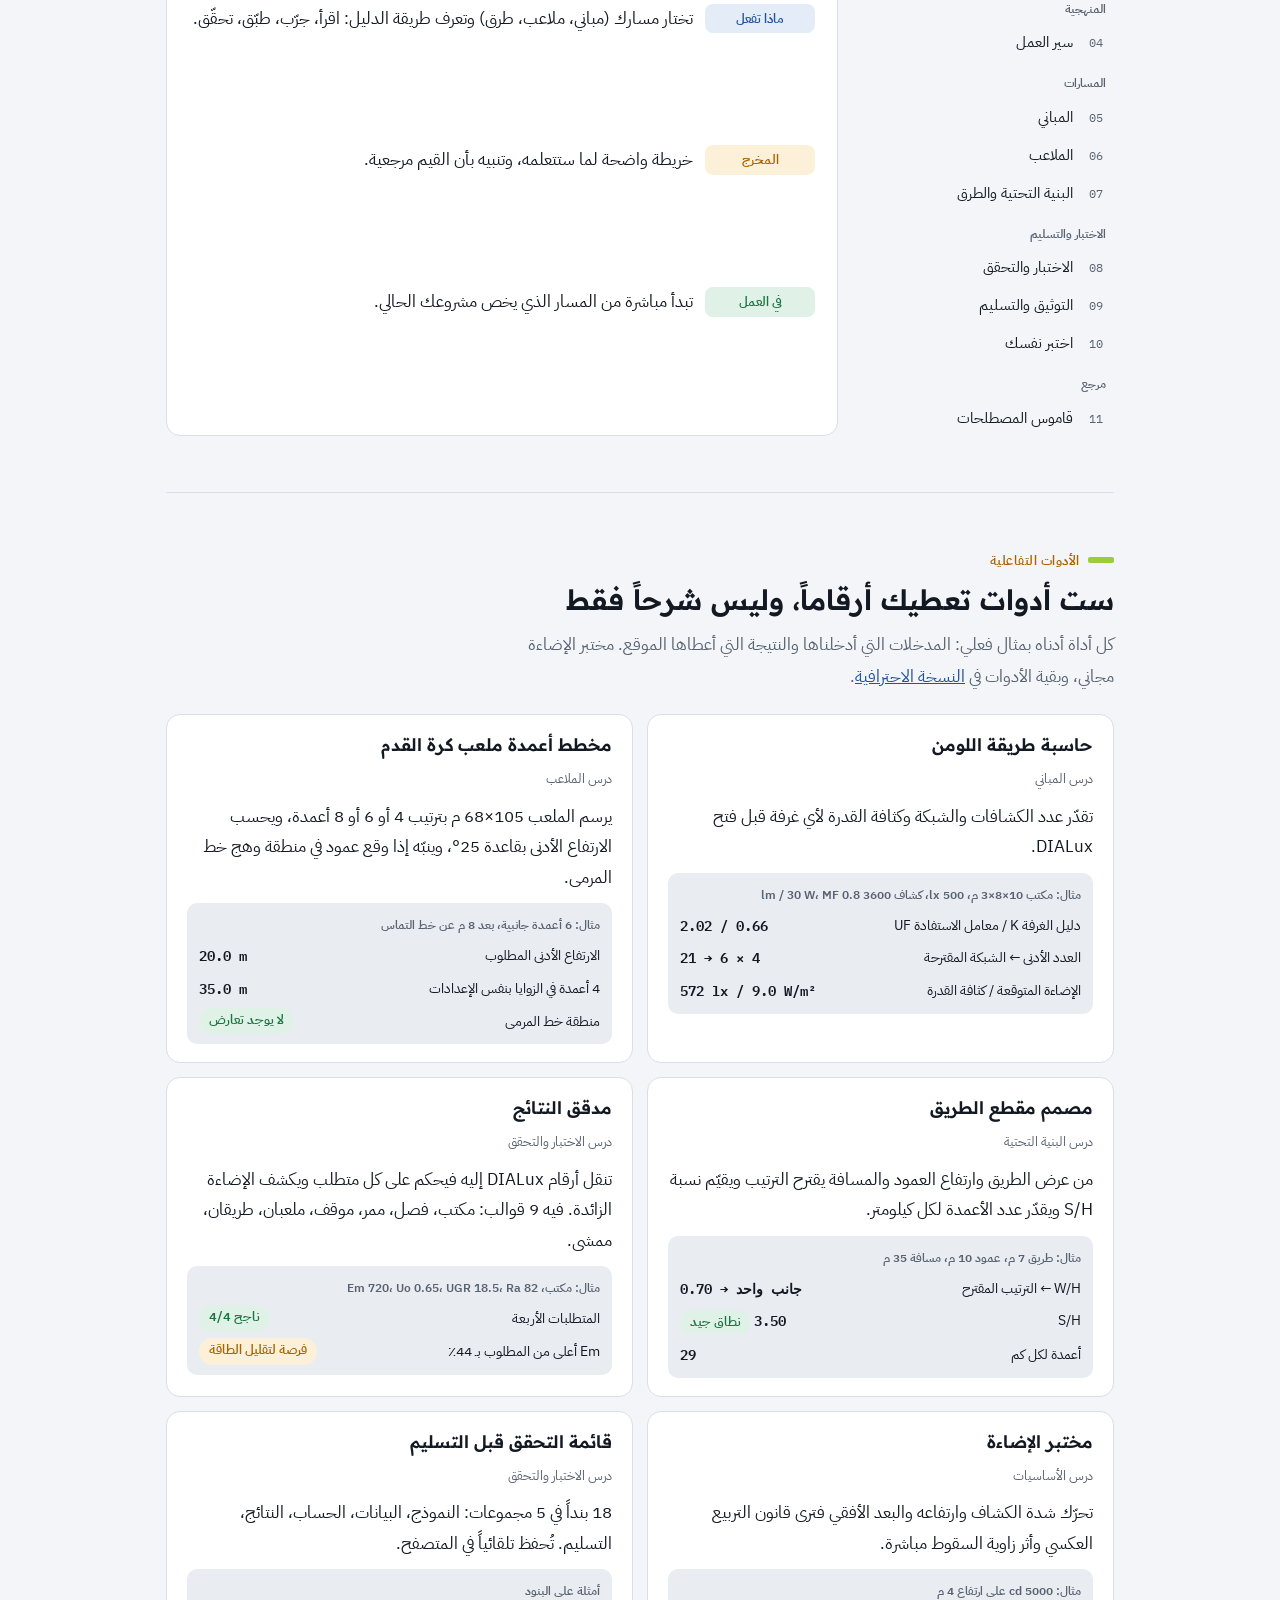
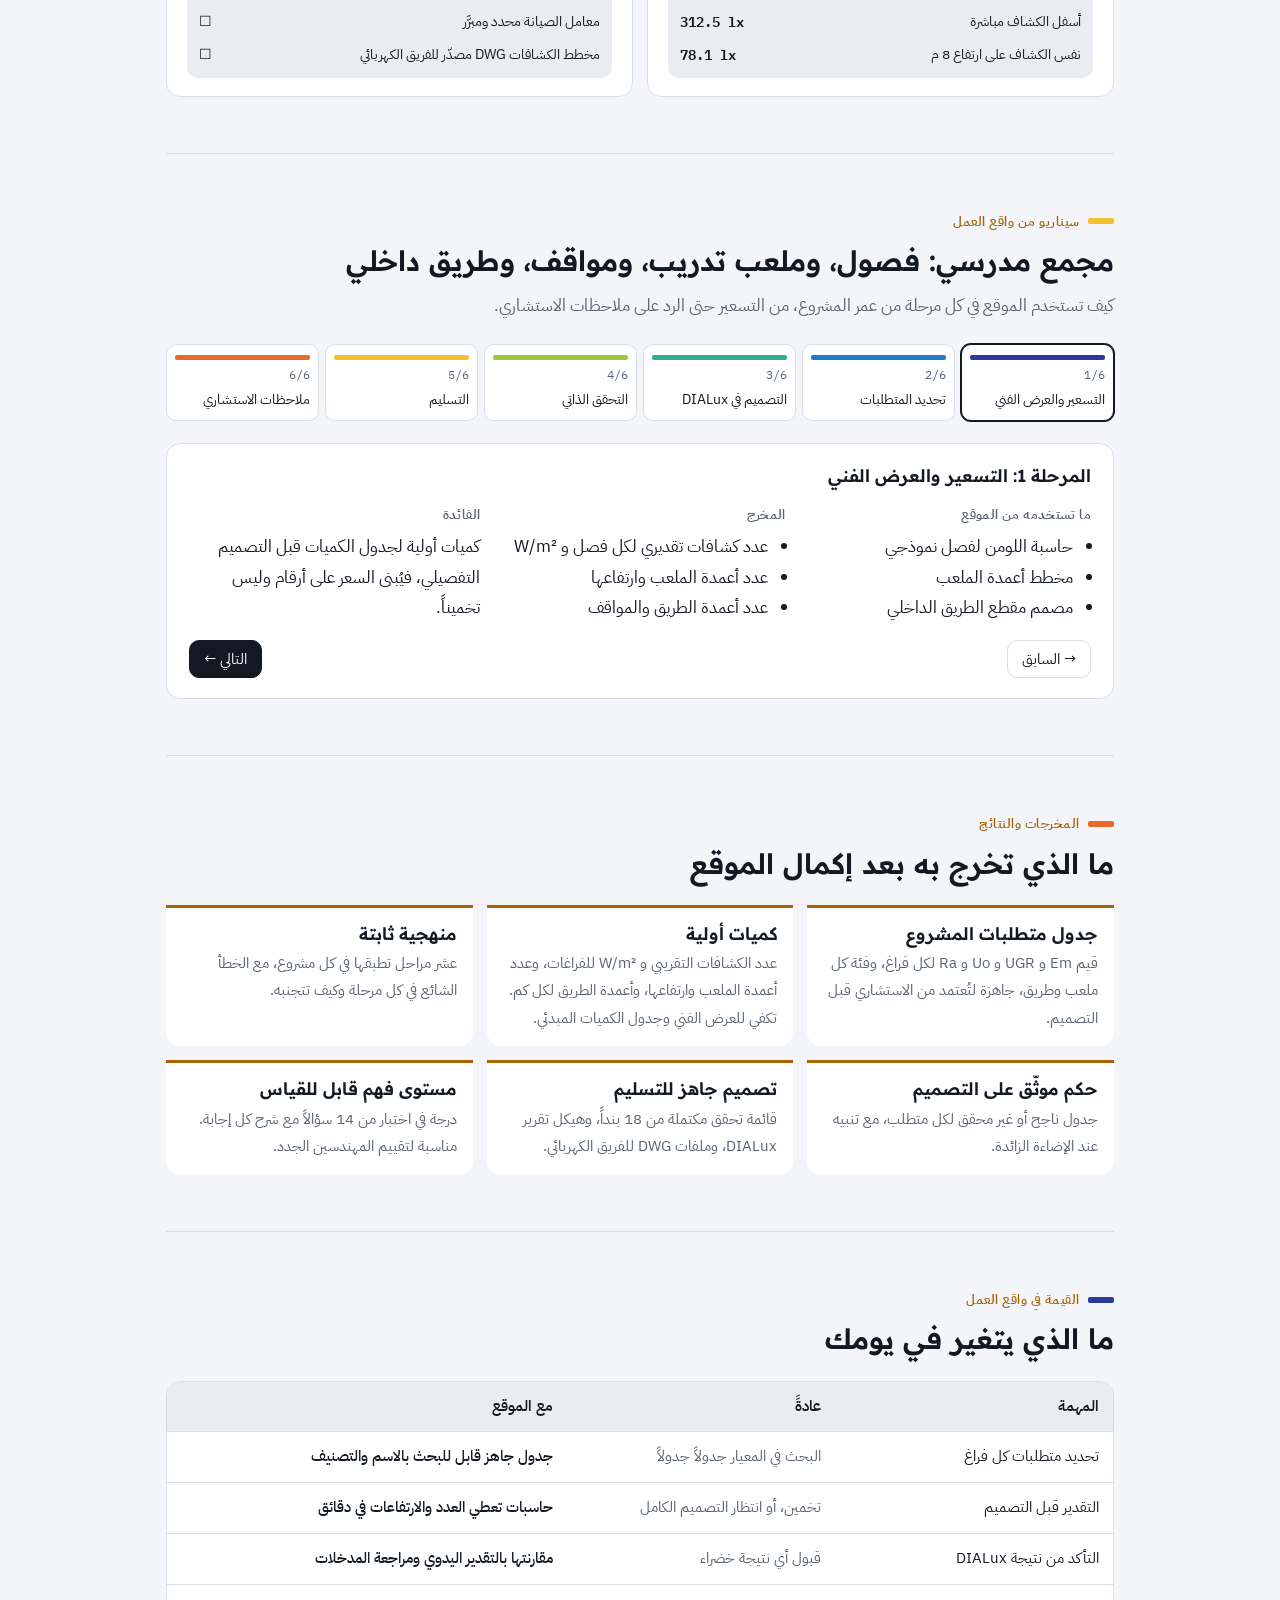
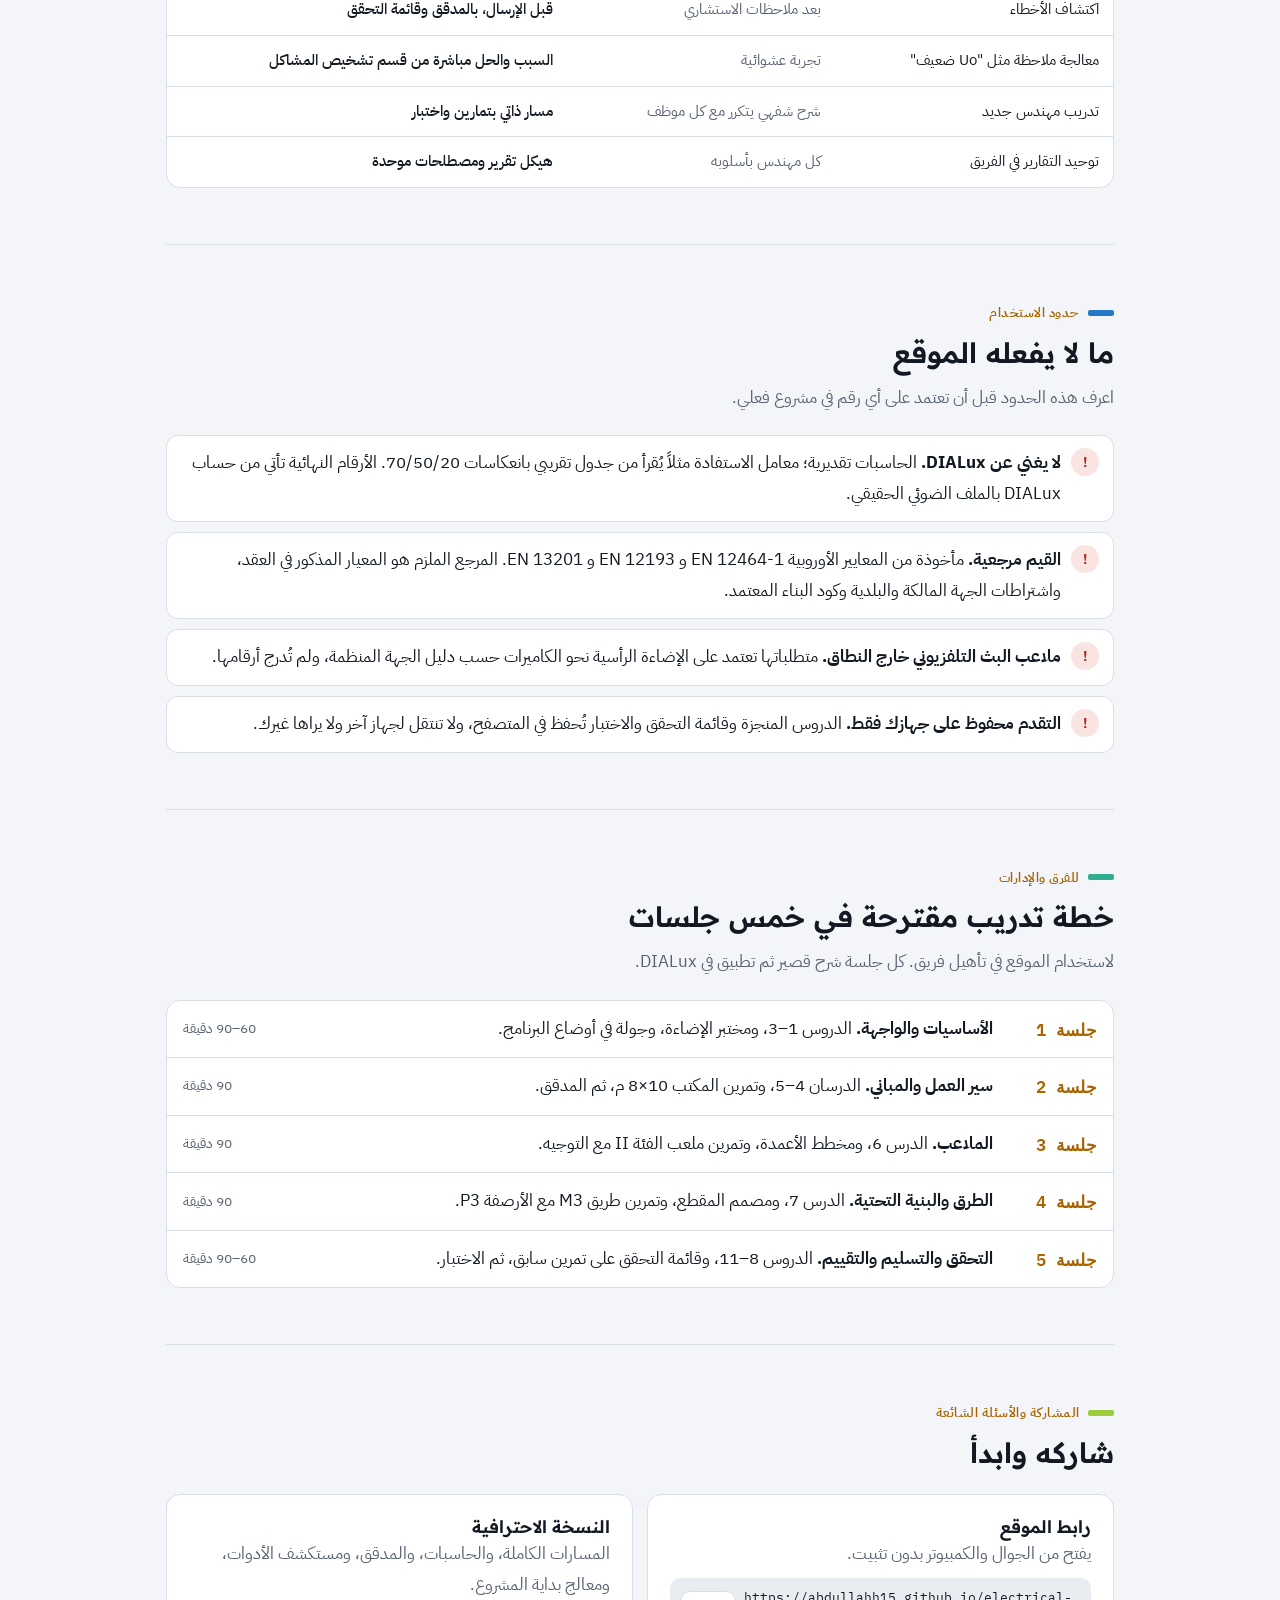
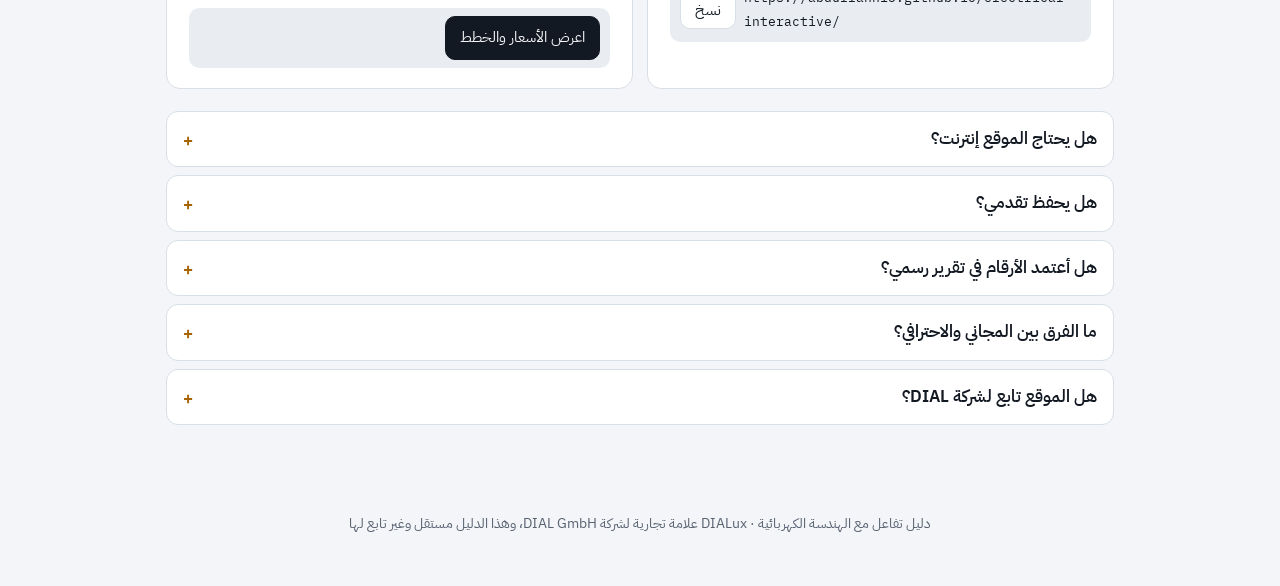
<file: guide.html>
<!doctype html>
<html lang="ar" dir="rtl">
<head>
<meta charset="utf-8">
<meta name="viewport" content="width=device-width, initial-scale=1, viewport-fit=cover">
<meta name="description" content="شرح تفاعلي لاستخدام موقع تفاعل مع الهندسة الكهربائية: الأدوات والمخرجات والقيمة في العمل">
<style>:root{padding-top:env(safe-area-inset-top,0px);padding-bottom:env(safe-area-inset-bottom,0px)}body{margin:0}img{max-width:100%}[hidden]{display:none!important}</style>
<link rel="icon" href="data:image/svg+xml,%3Csvg viewBox=%220 0 32 32%22 xmlns=%22http://www.w3.org/2000/svg%22%3E%3Crect width=%2232%22 height=%2232%22 rx=%228%22 fill=%22%23151a22%22/%3E%3Cpath d=%22M4.5 11H9.5M22.5 21H27.5%22 stroke=%22%23f2b33d%22 stroke-width=%221.6%22 stroke-linecap=%22round%22 opacity=%22.7%22/%3E%3Ccircle cx=%224.5%22 cy=%2211%22 r=%221.6%22 fill=%22%23f2b33d%22/%3E%3Ccircle cx=%2227.5%22 cy=%2221%22 r=%221.6%22 fill=%22%23f2b33d%22/%3E%3Cpath d=%22M18.6 4.5 9.8 17.6h5.4l-2 9.9 9-13.2h-5.4z%22 fill=%22%23f2b33d%22/%3E%3C/svg%3E">
<title>دليل تفاعل مع الهندسة الكهربائية</title>
<meta name="claude:viewport-fit-sides" content="cover">
<link rel="preconnect" href="https://fonts.googleapis.com">
<link rel="preconnect" href="https://fonts.gstatic.com" crossorigin>
<link href="https://fonts.googleapis.com/css2?family=IBM+Plex+Mono:wght@400;600&family=IBM+Plex+Sans+Arabic:wght@400;500;600&family=Readex+Pro:wght@500;600;700&display=swap" rel="stylesheet">
<style>
/* التخطيط: عمود قراءة واحد بعرض مريح، مقاطع متتالية تتحول إلى شرائح في وضع العرض.
   اللمسة الخاصة بالموضوع: مقياس الألوان الكاذبة (False colours) من تقارير DIALux يُستخدم كمؤشر للمقاطع. */
:root {
  --bg: #f3f5f8;
  --surface: #ffffff;
  --surface-2: #e9edf2;
  --ink: #131922;
  --muted: #586271;
  --line: #d9dfe7;
  --amber: #a86400;
  --amber-soft: #fdf0d8;
  --blue: #22539f;
  --blue-soft: #e4ecf8;
  --ok: #1b7543;
  --ok-soft: #e0f2e7;
  --bad: #ac2a21;
  --bad-soft: #f9e4e2;
  --fc1: #2b3a99; --fc2: #2479c9; --fc3: #2fae8f; --fc4: #9ccc3c; --fc5: #f2c230; --fc6: #e8692c;
  --font-display: "Readex Pro", "IBM Plex Sans Arabic", "Segoe UI", Tahoma, sans-serif;
  --font-body: "IBM Plex Sans Arabic", "Segoe UI", Tahoma, sans-serif;
  --font-data: "IBM Plex Mono", Consolas, monospace;
  --radius: 14px;
}
@media (prefers-color-scheme: dark) {
  :root:not([data-theme="light"]) {
    --bg: #0e1217; --surface: #161b22; --surface-2: #1f2630; --ink: #e7ebf0; --muted: #9ba5b3;
    --line: #2a323d; --amber: #f0ad45; --amber-soft: #33270f; --blue: #84b2ef; --blue-soft: #172538;
    --ok: #63cf92; --ok-soft: #12301f; --bad: #ff8b80; --bad-soft: #3a1714;
    color-scheme: dark;
  }
}
:root[data-theme="dark"] {
  --bg: #0e1217; --surface: #161b22; --surface-2: #1f2630; --ink: #e7ebf0; --muted: #9ba5b3;
  --line: #2a323d; --amber: #f0ad45; --amber-soft: #33270f; --blue: #84b2ef; --blue-soft: #172538;
  --ok: #63cf92; --ok-soft: #12301f; --bad: #ff8b80; --bad-soft: #3a1714;
  color-scheme: dark;
}

* { box-sizing: border-box; }
html { scroll-behavior: smooth; scroll-padding-top: 80px; }
@media (prefers-reduced-motion: reduce) { html { scroll-behavior: auto; } * { transition: none !important; } }
body { background: var(--bg); color: var(--ink); font-family: var(--font-body); font-size: 16.5px; line-height: 1.85; }
body::before { content: ""; position: fixed; inset: 0 0 auto; height: env(safe-area-inset-top, 0px); z-index: 10; background: var(--surface); }
a { color: var(--blue); }
h1, h2, h3 { font-family: var(--font-display); text-wrap: balance; line-height: 1.4; margin: 0; }
h1 { font-size: clamp(1.8rem, 4.6vw, 2.7rem); font-weight: 700; }
h2 { font-size: clamp(1.35rem, 3vw, 1.75rem); font-weight: 600; }
h3 { font-size: 1.08rem; font-weight: 600; }
p { margin: 0; }
.data, .en { font-family: var(--font-data); direction: ltr; unicode-bidi: isolate; font-variant-numeric: tabular-nums; }
.en { font-family: inherit; }
button { font-family: inherit; }
:focus-visible { outline: 2px solid var(--amber); outline-offset: 2px; }

.wrap { max-width: 980px; margin: 0 auto; padding-left: max(16px, env(safe-area-inset-left, 0px)); padding-right: max(16px, env(safe-area-inset-right, 0px)); }

/* الترويسة */
.top { position: sticky; top: env(safe-area-inset-top, 0px); z-index: 20; background: color-mix(in srgb, var(--surface) 94%, transparent); backdrop-filter: blur(8px); border-bottom: 1px solid var(--line); }
.top .wrap { display: flex; align-items: center; gap: 12px; padding-block: 10px; }
.mark svg { width: 100%; height: 100%; display: block; }
.mark { width: 34px; height: 34px; border-radius: 9px; background: transparent; color: var(--bg); display: grid; place-items: center; font-weight: 700; font-size: .85rem; direction: ltr; flex: 0 0 auto; }
.top .name { font-family: var(--font-display); font-weight: 600; white-space: nowrap; overflow: hidden; text-overflow: ellipsis; min-width: 0; }
.top .spacer { flex: 1; }
.fc-index { display: flex; gap: 3px; }
.fc-index a { width: 22px; height: 8px; border-radius: 2px; display: block; opacity: .35; transition: opacity .2s; }
.fc-index a.on { opacity: 1; }
.btn { border: 1px solid var(--line); background: var(--surface); color: var(--ink); border-radius: 10px; padding: 7px 14px; cursor: pointer; font-size: .92rem; text-decoration: none; display: inline-flex; align-items: center; gap: 6px; white-space: nowrap; }
.btn:hover { border-color: var(--amber); }
.btn.primary { background: var(--ink); color: var(--bg); border-color: var(--ink); }
.btn.primary:hover { opacity: .9; }

/* المقاطع */
section.slide { padding-block: 56px; border-bottom: 1px solid var(--line); }
section.slide:last-of-type { border-bottom: 0; }
.eyebrow { font-size: .8rem; font-weight: 600; letter-spacing: .04em; color: var(--amber); margin-bottom: 8px; display: flex; align-items: center; gap: 8px; }
.eyebrow i { width: 26px; height: 6px; border-radius: 2px; display: inline-block; }
.lead { color: var(--muted); font-size: 1.06rem; max-width: 62ch; margin-top: 10px; }
.stack { display: flex; flex-direction: column; gap: 22px; }

/* البداية */
.hero { padding-top: 48px; }
.hero .cta { display: flex; flex-wrap: wrap; gap: 10px; margin-top: 22px; }
.legend { margin-top: 30px; max-width: 640px; }
.legend .bar { display: grid; grid-template-columns: repeat(6, 1fr); height: 14px; border-radius: 4px; overflow: hidden; }
.legend .ticks { display: grid; grid-template-columns: repeat(6, 1fr); font-size: .78rem; color: var(--muted); margin-top: 4px; }
.legend .ticks span { text-align: center; }
.legend .cap { font-size: .8rem; color: var(--muted); margin-top: 2px; }
.facts { display: grid; grid-template-columns: repeat(4, minmax(0, 1fr)); gap: 1px; background: var(--line); border: 1px solid var(--line); border-radius: var(--radius); overflow: hidden; margin-top: 30px; }
.facts div { background: var(--surface); padding: 14px 16px; }
.facts b { display: block; font-family: var(--font-data); font-size: 1.6rem; font-weight: 600; line-height: 1.3; }
.facts span { color: var(--muted); font-size: .9rem; }

/* الأدوار */
.tabs { display: flex; flex-wrap: wrap; gap: 6px; }
.tab { border: 1px solid var(--line); background: var(--surface); color: var(--ink); border-radius: 99px; padding: 6px 16px; cursor: pointer; font-size: .93rem; }
.tab[aria-selected="true"] { background: var(--ink); color: var(--bg); border-color: var(--ink); }
.panel { background: var(--surface); border: 1px solid var(--line); border-radius: var(--radius); padding: 20px 22px; }
.role-grid { display: grid; grid-template-columns: 1.2fr 1fr; gap: 22px; }
.role-grid > div { min-width: 0; }
.path { display: flex; flex-wrap: wrap; gap: 6px; margin-top: 8px; }
.path span { background: var(--surface-2); border-radius: 8px; padding: 2px 10px; font-size: .88rem; }
.path span + span::before { content: "← "; color: var(--muted); }
.k { font-size: .8rem; color: var(--muted); font-weight: 600; letter-spacing: .03em; }

/* خريطة الدروس */
.map { display: grid; grid-template-columns: 260px minmax(0, 1fr); gap: 16px; }
.lessons { display: flex; flex-direction: column; gap: 2px; }
.lessons .grp { font-size: .76rem; color: var(--muted); margin: 10px 8px 2px; font-weight: 600; }
.lessons .grp:first-child { margin-top: 0; }
.lessons button { text-align: right; border: 1px solid transparent; background: transparent; color: var(--ink); padding: 6px 10px; border-radius: 9px; cursor: pointer; display: flex; gap: 10px; align-items: center; font-size: .93rem; }
.lessons button:hover { background: var(--surface-2); }
.lessons button[aria-selected="true"] { background: var(--surface); border-color: var(--amber); font-weight: 600; }
.lessons .n { font-family: var(--font-data); font-size: .78rem; color: var(--muted); width: 20px; }
.io { display: grid; gap: 14px; }
.io-row { display: grid; grid-template-columns: 110px minmax(0, 1fr); gap: 12px; align-items: start; }
.io-row .tag { font-size: .8rem; font-weight: 600; padding: 3px 10px; border-radius: 8px; text-align: center; }
.tag.do { background: var(--blue-soft); color: var(--blue); }
.tag.out { background: var(--amber-soft); color: var(--amber); }
.tag.work { background: var(--ok-soft); color: var(--ok); }

/* الأدوات */
.tools { display: grid; grid-template-columns: repeat(2, minmax(0, 1fr)); gap: 14px; }
.tool { background: var(--surface); border: 1px solid var(--line); border-radius: var(--radius); padding: 18px 20px; display: flex; flex-direction: column; gap: 10px; min-width: 0; }
.tool .where { font-size: .82rem; color: var(--muted); }
.ex { background: var(--surface-2); border-radius: 10px; padding: 10px 12px; font-size: .9rem; display: grid; gap: 6px; }
.ex .row { display: flex; justify-content: space-between; gap: 10px; flex-wrap: wrap; }
.ex .row b { font-family: var(--font-data); font-weight: 600; direction: ltr; }
.ex .head { font-size: .78rem; color: var(--muted); font-weight: 600; }
.pill { display: inline-block; padding: 0 10px; border-radius: 99px; font-size: .8rem; font-weight: 600; }
.pill.ok { background: var(--ok-soft); color: var(--ok); }
.pill.warn { background: var(--amber-soft); color: var(--amber); }

/* السيناريو */
.scenario { display: grid; grid-template-columns: repeat(6, minmax(0, 1fr)); gap: 6px; }
.scenario button { border: 1px solid var(--line); background: var(--surface); color: var(--ink); border-radius: 10px; padding: 10px 8px; cursor: pointer; font-size: .86rem; line-height: 1.5; display: flex; flex-direction: column; gap: 6px; align-items: flex-start; text-align: right; }
.scenario button i { height: 5px; width: 100%; border-radius: 2px; display: block; }
.scenario button[aria-selected="true"] { border-color: var(--ink); box-shadow: 0 0 0 1px var(--ink); }
.scene-body { display: grid; grid-template-columns: repeat(3, minmax(0, 1fr)); gap: 14px; margin-top: 14px; }
.scene-body > div { min-width: 0; }
.scene-body ul { margin: 6px 0 0; padding-inline-start: 18px; }
.scene-nav { display: flex; justify-content: space-between; margin-top: 16px; gap: 10px; }

/* المخرجات */
.outputs { display: grid; grid-template-columns: repeat(3, minmax(0, 1fr)); gap: 14px; }
.out-card { border-top: 3px solid var(--amber); background: var(--surface); border-radius: 0 0 var(--radius) var(--radius); padding: 14px 16px; min-width: 0; }
.out-card p { color: var(--muted); font-size: .93rem; margin-top: 4px; }

/* المقارنة */
.table-wrap { overflow-x: auto; border: 1px solid var(--line); border-radius: var(--radius); background: var(--surface); }
table { border-collapse: collapse; width: 100%; font-size: .94rem; }
th, td { padding: 11px 14px; text-align: right; border-bottom: 1px solid var(--line); vertical-align: top; }
th { background: var(--surface-2); font-weight: 600; white-space: nowrap; }
tr:last-child td { border-bottom: 0; }
td.before { color: var(--muted); }
td.after { font-weight: 500; }

.limits { display: grid; gap: 10px; }
.limit { display: grid; grid-template-columns: 28px minmax(0, 1fr); gap: 10px; background: var(--surface); border: 1px solid var(--line); border-radius: 12px; padding: 12px 14px; }
.limit .ic { width: 28px; height: 28px; border-radius: 50%; background: var(--bad-soft); color: var(--bad); display: grid; place-items: center; font-weight: 700; font-size: .9rem; }

.plan { display: grid; gap: 0; border: 1px solid var(--line); border-radius: var(--radius); overflow: hidden; background: var(--surface); }
.plan-row { display: grid; grid-template-columns: 90px minmax(0, 1fr) 140px; gap: 14px; padding: 13px 16px; border-bottom: 1px solid var(--line); align-items: center; }
.plan-row:last-child { border-bottom: 0; }
.plan-row .s { font-family: var(--font-data); font-weight: 600; color: var(--amber); }
.plan-row .t { color: var(--muted); font-size: .88rem; text-align: left; }

details { background: var(--surface); border: 1px solid var(--line); border-radius: 12px; }
details + details { margin-top: 8px; }
summary { cursor: pointer; padding: 12px 16px; font-weight: 600; list-style: none; display: flex; justify-content: space-between; gap: 10px; }
summary::after { content: "+"; font-family: var(--font-data); color: var(--amber); }
details[open] summary::after { content: "−"; }
details .a { padding: 0 16px 14px; color: var(--muted); }

.share { display: grid; grid-template-columns: repeat(2, minmax(0, 1fr)); gap: 14px; }
.link-box { display: flex; gap: 8px; align-items: center; background: var(--surface-2); border-radius: 10px; padding: 8px 10px; margin-top: 8px; }
.link-box code { font-family: var(--font-data); font-size: .82rem; direction: ltr; flex: 1; min-width: 0; overflow-wrap: anywhere; user-select: all; }
footer { color: var(--muted); font-size: .85rem; text-align: center; padding-block: 30px 50px; }

/* وضع العرض */
.present-bar { display: none; }
body.present .top .fc-index, body.present footer { display: none; }
body.present section.slide { display: none; min-height: calc(100vh - 140px); padding-block: 36px 90px; border: 0; }
body.present section.slide.current { display: block; }
body.present .present-bar {
  display: flex; position: fixed; bottom: 0; left: 0; right: 0; z-index: 25; justify-content: center; gap: 10px; align-items: center;
  padding: 10px max(16px, env(safe-area-inset-right, 0px)) calc(10px + env(safe-area-inset-bottom, 0px)) max(16px, env(safe-area-inset-left, 0px));
  background: var(--surface); border-top: 1px solid var(--line);
}
.present-bar .count { font-family: var(--font-data); min-width: 64px; text-align: center; color: var(--muted); }
.present-bar .prog { position: absolute; top: -3px; right: 0; height: 3px; background: var(--amber); transition: width .3s; }

@media (max-width: 820px) {
  .map, .role-grid { grid-template-columns: 1fr; }
  .lessons { flex-direction: row; flex-wrap: wrap; }
  .lessons .grp { display: none; }
  .tools, .share { grid-template-columns: 1fr; }
  .outputs { grid-template-columns: repeat(2, minmax(0, 1fr)); }
  .scenario { grid-template-columns: repeat(3, minmax(0, 1fr)); }
  .scene-body { grid-template-columns: 1fr; }
  .facts { grid-template-columns: repeat(2, minmax(0, 1fr)); }
  .fc-index { display: none; }
}
@media (max-width: 520px) {
  .outputs { grid-template-columns: 1fr; }
  .scenario { grid-template-columns: repeat(2, minmax(0, 1fr)); }
  .io-row { grid-template-columns: 1fr; gap: 4px; }
  .io-row .tag { justify-self: start; }
  .plan-row { grid-template-columns: 64px minmax(0, 1fr); }
  .plan-row .t { grid-column: 2; text-align: right; }
  .top .name { display: none; }
  section.slide { padding-block: 40px; }
}
</style>
</head>
<body>
<div dir="rtl" lang="ar">
<header class="top">
  <div class="wrap">
    <span class="mark"><svg viewBox="0 0 32 32" xmlns="http://www.w3.org/2000/svg" aria-hidden="true"><rect width="32" height="32" rx="8" fill="#151a22"/><path d="M4.5 11H9.5M22.5 21H27.5" stroke="#f2b33d" stroke-width="1.6" stroke-linecap="round" opacity=".7"/><circle cx="4.5" cy="11" r="1.6" fill="#f2b33d"/><circle cx="27.5" cy="21" r="1.6" fill="#f2b33d"/><path d="M18.6 4.5 9.8 17.6h5.4l-2 9.9 9-13.2h-5.4z" fill="#f2b33d"/></svg></span>
    <span class="name">دليل تفاعل مع الهندسة الكهربائية</span>
    <span class="spacer"></span>
    <nav class="fc-index" id="fcIndex" aria-label="المقاطع"></nav>
    <button class="btn" id="presentBtn" type="button">▶ وضع العرض</button>
  </div>
</header>

<main class="wrap" id="slides">

<!-- 1 -->
<section class="slide hero" data-label="المقدمة">
  <div class="eyebrow"><i style="background:var(--fc1)"></i>دليل الاستخدام</div>
  <h1>تفاعل مع الهندسة الكهربائية:<br>من فتح البرنامج إلى تقرير إنارة يُعتمد</h1>
  <p class="lead">موقع تعليمي تفاعلي بالعربي يجمع في مكان واحد المفاهيم والمعايير والأدوات التي يحتاجها مهندس الإنارة في المباني والملاعب والطرق. هذا الدليل يشرح كيف تستخدمه، وما الذي تخرج به منه، وأين يفيدك في العمل اليومي.</p>
  <div class="cta">
    <a class="btn primary" href="https://abdullahh15.github.io/electrical-interactive/" target="_blank" rel="noopener">فتح الموقع ↗</a>
    <a class="btn" href="pricing.html">النسخة الاحترافية والأسعار</a>
  </div>
  <div class="legend" aria-hidden="true">
    <div class="bar"><i style="background:var(--fc1)"></i><i style="background:var(--fc2)"></i><i style="background:var(--fc3)"></i><i style="background:var(--fc4)"></i><i style="background:var(--fc5)"></i><i style="background:var(--fc6)"></i></div>
    <div class="ticks data"><span>75</span><span>100</span><span>200</span><span>300</span><span>500</span><span>750</span></div>
    <div class="cap">مقياس الألوان الكاذبة بالـ lx، كما في تقارير DIALux: من موقف داخلي (75) إلى غرفة رسم فني (750).</div>
  </div>
  <div class="facts">
    <div><b>11</b><span>درساً مترابطاً</span></div>
    <div><b>3</b><span>مسارات: مباني، ملاعب، طرق</span></div>
    <div><b>6</b><span>أدوات وحاسبات تفاعلية</span></div>
    <div><b>14</b><span>سؤالاً لقياس الفهم</span></div>
  </div>
</section>

<!-- 2 -->
<section class="slide" data-label="لمن الموقع">
  <div class="stack">
    <div>
      <div class="eyebrow"><i style="background:var(--fc2)"></i>لمن هذا الموقع</div>
      <h2>كل دور يستخدمه بطريقة مختلفة</h2>
      <p class="lead">اختر دورك لترى المسار المقترح داخل الموقع وما تخرج به.</p>
    </div>
    <div class="tabs" id="roleTabs" role="tablist"></div>
    <div class="panel" id="rolePanel" role="tabpanel"></div>
  </div>
</section>

<!-- 3 -->
<section class="slide" data-label="خريطة الموقع">
  <div class="stack">
    <div>
      <div class="eyebrow"><i style="background:var(--fc3)"></i>خريطة الموقع</div>
      <h2>11 درساً: ماذا تفعل في كل درس، وماذا تخرج به</h2>
      <p class="lead">اضغط على أي درس. لكل درس ثلاثة أسطر: ما تفعله داخل الموقع، والمخرج الذي تحصل عليه، وأين تستخدمه في العمل.</p>
    </div>
    <div class="map">
      <div class="lessons" id="lessonList" role="tablist"></div>
      <div class="panel io" id="lessonPanel" role="tabpanel"></div>
    </div>
  </div>
</section>

<!-- 4 -->
<section class="slide" data-label="الأدوات">
  <div class="stack">
    <div>
      <div class="eyebrow"><i style="background:var(--fc4)"></i>الأدوات التفاعلية</div>
      <h2>ست أدوات تعطيك أرقاماً، وليس شرحاً فقط</h2>
      <p class="lead">كل أداة أدناه بمثال فعلي: المدخلات التي أدخلناها والنتيجة التي أعطاها الموقع. مختبر الإضاءة مجاني، وبقية الأدوات في <a href="pricing.html">النسخة الاحترافية</a>.</p>
    </div>
    <div class="tools">
      <div class="tool">
        <h3>حاسبة طريقة اللومن</h3><div class="where">درس المباني</div>
        <p>تقدّر عدد الكشافات والشبكة وكثافة القدرة لأي غرفة قبل فتح DIALux.</p>
        <div class="ex"><div class="head">مثال: مكتب 10×8×3 م، 500 lx، كشاف 3600 lm / 30 W، MF 0.8</div>
          <div class="row"><span>دليل الغرفة K / معامل الاستفادة UF</span><b>2.02 / 0.66</b></div>
          <div class="row"><span>العدد الأدنى ← الشبكة المقترحة</span><b>21 → 6 × 4</b></div>
          <div class="row"><span>الإضاءة المتوقعة / كثافة القدرة</span><b>572 lx / 9.0 W/m²</b></div></div>
      </div>
      <div class="tool">
        <h3>مخطط أعمدة ملعب كرة القدم</h3><div class="where">درس الملاعب</div>
        <p>يرسم الملعب 105×68 م بترتيب 4 أو 6 أو 8 أعمدة، ويحسب الارتفاع الأدنى بقاعدة 25°، وينبّه إذا وقع عمود في منطقة وهج خط المرمى.</p>
        <div class="ex"><div class="head">مثال: 6 أعمدة جانبية، بعد 8 م عن خط التماس</div>
          <div class="row"><span>الارتفاع الأدنى المطلوب</span><b>20.0 m</b></div>
          <div class="row"><span>4 أعمدة في الزوايا بنفس الإعدادات</span><b>35.0 m</b></div>
          <div class="row"><span>منطقة خط المرمى</span><span class="pill ok">لا يوجد تعارض</span></div></div>
      </div>
      <div class="tool">
        <h3>مصمم مقطع الطريق</h3><div class="where">درس البنية التحتية</div>
        <p>من عرض الطريق وارتفاع العمود والمسافة يقترح الترتيب ويقيّم نسبة S/H ويقدّر عدد الأعمدة لكل كيلومتر.</p>
        <div class="ex"><div class="head">مثال: طريق 7 م، عمود 10 م، مسافة 35 م</div>
          <div class="row"><span>W/H ← الترتيب المقترح</span><b>0.70 → جانب واحد</b></div>
          <div class="row"><span>S/H</span><span><b class="data">3.50</b> <span class="pill ok">نطاق جيد</span></span></div>
          <div class="row"><span>أعمدة لكل كم</span><b>29</b></div></div>
      </div>
      <div class="tool">
        <h3>مدقق النتائج</h3><div class="where">درس الاختبار والتحقق</div>
        <p>تنقل أرقام DIALux إليه فيحكم على كل متطلب ويكشف الإضاءة الزائدة. فيه 9 قوالب: مكتب، فصل، ممر، موقف، ملعبان، طريقان، ممشى.</p>
        <div class="ex"><div class="head">مثال: مكتب، Em 720، Uo 0.65، UGR 18.5، Ra 82</div>
          <div class="row"><span>المتطلبات الأربعة</span><span class="pill ok">ناجح 4/4</span></div>
          <div class="row"><span>Em أعلى من المطلوب بـ 44٪</span><span class="pill warn">فرصة لتقليل الطاقة</span></div></div>
      </div>
      <div class="tool">
        <h3>مختبر الإضاءة</h3><div class="where">درس الأساسيات</div>
        <p>تحرّك شدة الكشاف وارتفاعه والبعد الأفقي فترى قانون التربيع العكسي وأثر زاوية السقوط مباشرة.</p>
        <div class="ex"><div class="head">مثال: 5000 cd على ارتفاع 4 م</div>
          <div class="row"><span>أسفل الكشاف مباشرة</span><b>312.5 lx</b></div>
          <div class="row"><span>نفس الكشاف على ارتفاع 8 م</span><b>78.1 lx</b></div></div>
      </div>
      <div class="tool">
        <h3>قائمة التحقق قبل التسليم</h3><div class="where">درس الاختبار والتحقق</div>
        <p>18 بنداً في 5 مجموعات: النموذج، البيانات، الحساب، النتائج، التسليم. تُحفظ تلقائياً في المتصفح.</p>
        <div class="ex"><div class="head">أمثلة على البنود</div>
          <div class="row"><span>معامل الصيانة محدد ومبرَّر</span><span class="data">☐</span></div>
          <div class="row"><span>مخطط الكشافات DWG مصدّر للفريق الكهربائي</span><span class="data">☐</span></div></div>
      </div>
    </div>
  </div>
</section>

<!-- 5 -->
<section class="slide" data-label="سيناريو عمل">
  <div class="stack">
    <div>
      <div class="eyebrow"><i style="background:var(--fc5)"></i>سيناريو من واقع العمل</div>
      <h2>مجمع مدرسي: فصول، وملعب تدريب، ومواقف، وطريق داخلي</h2>
      <p class="lead">كيف تستخدم الموقع في كل مرحلة من عمر المشروع، من التسعير حتى الرد على ملاحظات الاستشاري.</p>
    </div>
    <div class="scenario" id="sceneTabs" role="tablist"></div>
    <div class="panel">
      <h3 id="sceneTitle"></h3>
      <div class="scene-body" id="sceneBody"></div>
      <div class="scene-nav">
        <button class="btn" id="scenePrev" type="button">→ السابق</button>
        <button class="btn primary" id="sceneNext" type="button">التالي ←</button>
      </div>
    </div>
  </div>
</section>

<!-- 6 -->
<section class="slide" data-label="المخرجات">
  <div class="stack">
    <div>
      <div class="eyebrow"><i style="background:var(--fc6)"></i>المخرجات والنتائج</div>
      <h2>ما الذي تخرج به بعد إكمال الموقع</h2>
    </div>
    <div class="outputs">
      <div class="out-card"><h3>جدول متطلبات المشروع</h3><p>قيم Em و UGR و Uo و Ra لكل فراغ، وفئة كل ملعب وطريق، جاهزة لتُعتمد من الاستشاري قبل التصميم.</p></div>
      <div class="out-card"><h3>كميات أولية</h3><p>عدد الكشافات التقريبي و W/m² للفراغات، وعدد أعمدة الملعب وارتفاعها، وأعمدة الطريق لكل كم. تكفي للعرض الفني وجدول الكميات المبدئي.</p></div>
      <div class="out-card"><h3>منهجية ثابتة</h3><p>عشر مراحل تطبقها في كل مشروع، مع الخطأ الشائع في كل مرحلة وكيف تتجنبه.</p></div>
      <div class="out-card"><h3>حكم موثّق على التصميم</h3><p>جدول ناجح أو غير محقق لكل متطلب، مع تنبيه عند الإضاءة الزائدة.</p></div>
      <div class="out-card"><h3>تصميم جاهز للتسليم</h3><p>قائمة تحقق مكتملة من 18 بنداً، وهيكل تقرير DIALux، وملفات DWG للفريق الكهربائي.</p></div>
      <div class="out-card"><h3>مستوى فهم قابل للقياس</h3><p>درجة في اختبار من 14 سؤالاً مع شرح كل إجابة. مناسبة لتقييم المهندسين الجدد.</p></div>
    </div>
  </div>
</section>

<!-- 7 -->
<section class="slide" data-label="القيمة في العمل">
  <div class="stack">
    <div>
      <div class="eyebrow"><i style="background:var(--fc1)"></i>القيمة في واقع العمل</div>
      <h2>ما الذي يتغير في يومك</h2>
    </div>
    <div class="table-wrap"><table>
      <thead><tr><th>المهمة</th><th>عادةً</th><th>مع الموقع</th></tr></thead>
      <tbody>
        <tr><td>تحديد متطلبات كل فراغ</td><td class="before">البحث في المعيار جدولاً جدولاً</td><td class="after">جدول جاهز قابل للبحث بالاسم والتصنيف</td></tr>
        <tr><td>التقدير قبل التصميم</td><td class="before">تخمين، أو انتظار التصميم الكامل</td><td class="after">حاسبات تعطي العدد والارتفاعات في دقائق</td></tr>
        <tr><td>التأكد من نتيجة DIALux</td><td class="before">قبول أي نتيجة خضراء</td><td class="after">مقارنتها بالتقدير اليدوي ومراجعة المدخلات</td></tr>
        <tr><td>اكتشاف الأخطاء</td><td class="before">بعد ملاحظات الاستشاري</td><td class="after">قبل الإرسال، بالمدقق وقائمة التحقق</td></tr>
        <tr><td>معالجة ملاحظة مثل "Uo ضعيف"</td><td class="before">تجربة عشوائية</td><td class="after">السبب والحل مباشرة من قسم تشخيص المشاكل</td></tr>
        <tr><td>تدريب مهندس جديد</td><td class="before">شرح شفهي يتكرر مع كل موظف</td><td class="after">مسار ذاتي بتمارين واختبار</td></tr>
        <tr><td>توحيد التقارير في الفريق</td><td class="before">كل مهندس بأسلوبه</td><td class="after">هيكل تقرير ومصطلحات موحدة</td></tr>
      </tbody>
    </table></div>
  </div>
</section>

<!-- 8 -->
<section class="slide" data-label="حدود الاستخدام">
  <div class="stack">
    <div>
      <div class="eyebrow"><i style="background:var(--fc2)"></i>حدود الاستخدام</div>
      <h2>ما لا يفعله الموقع</h2>
      <p class="lead">اعرف هذه الحدود قبل أن تعتمد على أي رقم في مشروع فعلي.</p>
    </div>
    <div class="limits">
      <div class="limit"><span class="ic">!</span><div><b>لا يغني عن DIALux.</b> الحاسبات تقديرية؛ معامل الاستفادة مثلاً يُقرأ من جدول تقريبي بانعكاسات 70/50/20. الأرقام النهائية تأتي من حساب DIALux بالملف الضوئي الحقيقي.</div></div>
      <div class="limit"><span class="ic">!</span><div><b>القيم مرجعية.</b> مأخوذة من المعايير الأوروبية EN 12464-1 و EN 12193 و EN 13201. المرجع الملزم هو المعيار المذكور في العقد، واشتراطات الجهة المالكة والبلدية وكود البناء المعتمد.</div></div>
      <div class="limit"><span class="ic">!</span><div><b>ملاعب البث التلفزيوني خارج النطاق.</b> متطلباتها تعتمد على الإضاءة الرأسية نحو الكاميرات حسب دليل الجهة المنظمة، ولم تُدرج أرقامها.</div></div>
      <div class="limit"><span class="ic">!</span><div><b>التقدم محفوظ على جهازك فقط.</b> الدروس المنجزة وقائمة التحقق والاختبار تُحفظ في المتصفح، ولا تنتقل لجهاز آخر ولا يراها غيرك.</div></div>
    </div>
  </div>
</section>

<!-- 9 -->
<section class="slide" data-label="خطة تدريب">
  <div class="stack">
    <div>
      <div class="eyebrow"><i style="background:var(--fc3)"></i>للفرق والإدارات</div>
      <h2>خطة تدريب مقترحة في خمس جلسات</h2>
      <p class="lead">لاستخدام الموقع في تأهيل فريق. كل جلسة شرح قصير ثم تطبيق في DIALux.</p>
    </div>
    <div class="plan">
      <div class="plan-row"><span class="s">جلسة 1</span><div><b>الأساسيات والواجهة.</b> الدروس 1–3، ومختبر الإضاءة، وجولة في أوضاع البرنامج.</div><span class="t">60–90 دقيقة</span></div>
      <div class="plan-row"><span class="s">جلسة 2</span><div><b>سير العمل والمباني.</b> الدرسان 4–5، وتمرين المكتب 10×8 م، ثم المدقق.</div><span class="t">90 دقيقة</span></div>
      <div class="plan-row"><span class="s">جلسة 3</span><div><b>الملاعب.</b> الدرس 6، ومخطط الأعمدة، وتمرين ملعب الفئة II مع التوجيه.</div><span class="t">90 دقيقة</span></div>
      <div class="plan-row"><span class="s">جلسة 4</span><div><b>الطرق والبنية التحتية.</b> الدرس 7، ومصمم المقطع، وتمرين طريق M3 مع الأرصفة P3.</div><span class="t">90 دقيقة</span></div>
      <div class="plan-row"><span class="s">جلسة 5</span><div><b>التحقق والتسليم والتقييم.</b> الدروس 8–11، وقائمة التحقق على تمرين سابق، ثم الاختبار.</div><span class="t">60–90 دقيقة</span></div>
    </div>
  </div>
</section>

<!-- 10 -->
<section class="slide" data-label="المشاركة والأسئلة">
  <div class="stack">
    <div>
      <div class="eyebrow"><i style="background:var(--fc4)"></i>المشاركة والأسئلة الشائعة</div>
      <h2>شاركه وابدأ</h2>
    </div>
    <div class="share">
      <div class="panel"><h3>رابط الموقع</h3><p style="color:var(--muted)">يفتح من الجوال والكمبيوتر بدون تثبيت.</p>
        <div class="link-box"><code id="siteUrl">https://abdullahh15.github.io/electrical-interactive/</code><button class="btn" type="button" data-copy="siteUrl">نسخ</button></div></div>
      <div class="panel"><h3>النسخة الاحترافية</h3><p style="color:var(--muted)">المسارات الكاملة، والحاسبات، والمدقق، ومستكشف الأدوات، ومعالج بداية المشروع.</p>
        <div class="link-box"><a class="btn primary" href="pricing.html">اعرض الأسعار والخطط</a></div></div>
    </div>
    <div>
      <details><summary>هل يحتاج الموقع إنترنت؟</summary><div class="a">نعم، الموقع يعمل من المتصفح على الجوال والكمبيوتر ويحتاج اتصالاً بالإنترنت.</div></details>
      <details><summary>هل يحفظ تقدمي؟</summary><div class="a">نعم، في متصفحك على نفس الجهاز: الدروس المنجزة وقائمة التحقق وإجابات الاختبار. إذا مسحت بيانات المتصفح أو فتحته من جهاز آخر يبدأ من جديد.</div></details>
      <details><summary>هل أعتمد الأرقام في تقرير رسمي؟</summary><div class="a">لا تعتمدها مباشرة. استخدمها للتقدير والفهم والمراجعة، والأرقام الرسمية من حساب DIALux ومن النسخة المعتمدة من المعيار في مشروعك.</div></details>
      <details><summary>ما الفرق بين المجاني والاحترافي؟</summary><div class="a">المجاني يشمل الأساسيات والواجهة وسير العمل وجداول المعايير والاختصارات. الاحترافي يضيف خطوات المسارات الكاملة والحاسبات والمدقق وقائمة التحقق ومستكشف الأدوات ومعالج بداية المشروع. <a href="pricing.html">قارن الخطط</a>.</div></details>
      <details><summary>هل الموقع تابع لشركة DIAL؟</summary><div class="a">لا. هو دليل تعليمي مستقل لبرنامج DIALux evo 14.</div></details>
    </div>
  </div>
</section>

</main>
<footer class="wrap">دليل تفاعل مع الهندسة الكهربائية · DIALux علامة تجارية لشركة DIAL GmbH، وهذا الدليل مستقل وغير تابع لها</footer>

<div class="present-bar" id="presentBar">
  <span class="prog" id="presentProg"></span>
  <button class="btn" id="pPrev" type="button">→ السابق</button>
  <span class="count" id="pCount">1 / 10</span>
  <button class="btn primary" id="pNext" type="button">التالي ←</button>
  <button class="btn" id="pExit" type="button">إنهاء العرض</button>
</div>
</div>

<script>
(function () {
  document.documentElement.lang = "ar";
  document.documentElement.dir = "rtl";
  const $ = (s, r = document) => r.querySelector(s);
  const $$ = (s, r = document) => Array.from(r.querySelectorAll(s));

  /* ---- الأدوار ---- */
  const roles = [
    { k: "new", name: "مهندس كهرباء جديد", goal: "تتعلم البرنامج من الصفر وتصل لتصميم صحيح في أسابيع.",
      path: ["ابدأ هنا", "الأساسيات", "الواجهة", "سير العمل", "مسار مشروعك", "التحقق", "الاختبار"],
      out: "تصميم أول مشروع بثقة، ودرجة اختبار تثبت الفهم.",
      tip: "نفّذ التمارين الثلاثة (مكتب، ملعب، طريق) في DIALux، وأدخل نتائجك في المدقق بعد كل تمرين." },
    { k: "designer", name: "مصمم إنارة", goal: "تسرّع العمل اليومي وتقلّل الرجوع للمعايير.",
      path: ["جداول المعايير", "الحاسبات", "التشخيص", "قائمة التحقق"],
      out: "تقديرات سريعة قبل التصميم، وتسليمات بأخطاء أقل.",
      tip: "افتح الحاسبة قبل DIALux: إذا ابتعدت نتيجة البرنامج كثيراً عن التقدير فهناك مدخل خاطئ (MF أو المقياس أو الانعكاسات)." },
    { k: "reviewer", name: "مراجع / استشاري", goal: "تراجع تقارير الإنارة بسرعة ومنهجية.",
      path: ["المدقق", "قائمة التحقق", "التشخيص", "التوثيق"],
      out: "ملاحظات مراجعة مبنية على بنود واضحة يفهمها المصمم.",
      tip: "استخدم بنود قائمة التحقق الثمانية عشر كنموذج ملاحظات موحد، وأحِل المصمم لقسم التشخيص عند كل ملاحظة." },
    { k: "manager", name: "مدير قسم / مشاريع", goal: "تؤهل الفريق وتوحد أسلوب العمل.",
      path: ["سير العمل", "خطة التدريب", "الاختبار", "التوثيق"],
      out: "فريق يعمل بنفس المنهجية، وتقارير بنفس الهيكل.",
      tip: "اعتمد المراحل العشر كإجراء عمل داخلي، واجعل الاختبار شرطاً قبل تسليم أول مشروع للموظف الجديد." },
    { k: "student", name: "طالب هندسة", goal: "تفهم أساسيات الإنارة وتستعد لسوق العمل.",
      path: ["الأساسيات", "القاموس", "المسارات الثلاثة", "الاختبار"],
      out: "لغة هندسية صحيحة ومشاريع تدريبية تعرضها في سيرتك الذاتية.",
      tip: "وثّق التمارين الثلاثة بتقارير DIALux كاملة واجعلها ملف أعمال (Portfolio)." }
  ];
  $("#roleTabs").innerHTML = roles.map((r, i) => `<button class="tab" role="tab" type="button" data-i="${i}" aria-selected="${i === 0}">${r.name}</button>`).join("");
  function showRole(i) {
    const r = roles[i];
    $$("#roleTabs .tab").forEach((t, j) => t.setAttribute("aria-selected", j === i));
    $("#rolePanel").innerHTML = `<div class="role-grid">
      <div><div class="k">الهدف</div><p>${r.goal}</p>
        <div class="k" style="margin-top:12px">المسار داخل الموقع</div><div class="path">${r.path.map(p => `<span>${p}</span>`).join("")}</div></div>
      <div><div class="k">ما تخرج به</div><p>${r.out}</p>
        <div class="k" style="margin-top:12px">نصيحة عملية</div><p style="color:var(--muted)">${r.tip}</p></div></div>`;
  }
  $$("#roleTabs .tab").forEach(t => t.addEventListener("click", () => showRole(+t.dataset.i)));
  showRole(0);

  /* ---- الدروس ---- */
  const lessons = [
    { g: "البداية", t: "ابدأ هنا", do: "تختار مسارك (مباني، ملاعب، طرق) وتعرف طريقة الدليل: اقرأ، جرّب، طبّق، تحقّق.", out: "خريطة واضحة لما ستتعلمه، وتنبيه بأن القيم مرجعية.", work: "تبدأ مباشرة من المسار الذي يخص مشروعك الحالي." },
    { g: "البداية", t: "أساسيات الإضاءة", do: "تقرأ الكميات الست (lm، lx، cd/m²، Uo، الوهج، MF) وتحرّك المختبر التفاعلي.", out: "فهم عملي لكيف تتغير الإضاءة مع الارتفاع والمسافة وزاوية السقوط.", work: "تقرأ أي تقرير إنارة وتناقش الاستشاري بلغته." },
    { g: "البداية", t: "واجهة البرنامج", do: "تضغط على أوضاع DIALux السبعة لتعرف أدوات كل وضع، وتختار نوع مشروعك لتعرف خيار البداية المناسب.", out: "تعرف أين كل أداة، وأي خيار تبدأ به: Room planning أو Import plan أو Street Lighting…", work: "لا تضيع وقتاً في البحث داخل البرنامج." },
    { g: "المنهجية", t: "سير العمل", do: "تتنقل بين عشر مراحل، من جمع المعطيات إلى التسليم، ولكل مرحلة خطأ شائع.", out: "منهجية ثابتة تطبقها في كل مشروع.", work: "نفس الخطوات في كل مشروع، فتقل الأخطاء ويصبح العمل قابلاً للمراجعة." },
    { g: "المسارات", t: "المباني", do: "تبحث في جدول EN 12464-1، وتستخدم حاسبة اللومن، وتتبع خطوات غرفة واحدة ثم مبنى كامل من DWG، وإنارة الطوارئ.", out: "متطلبات كل فراغ، وعدد كشافات تقديري، وشبكة مقترحة، و W/m².", work: "تقدير سريع للعروض الفنية وجدول الكميات، والتأكد من منطقية نتيجة DIALux." },
    { g: "المسارات", t: "الملاعب", do: "تختار الرياضة والفئة من جداول EN 12193، وتجرب ترتيبات الأعمدة في المخطط التفاعلي.", out: "الفئة ومتطلباتها، وعدد الأعمدة وارتفاعها الأدنى، وتنبيه منطقة خط المرمى.", work: "تحدد الأعمدة وارتفاعها مبكراً لتنسيق قواعدها مع الفريق الإنشائي والمدني." },
    { g: "المسارات", t: "البنية التحتية والطرق", do: "تقارن فئات M و C و P والمواقف المكشوفة، وتجرب مصمم المقطع.", out: "الترتيب المقترح، وتقييم S/H، وعدد الأعمدة لكل كيلومتر.", work: "تقدير كميات أعمدة الطرق للمناقصات، وبداية منطقية لأداة التحسين في DIALux." },
    { g: "الاختبار والتسليم", t: "الاختبار والتحقق", do: "تدخل نتائج DIALux في المدقق، وتراجع تشخيص المشاكل التسع، وتكمل قائمة التحقق.", out: "حكم ناجح أو غير محقق لكل متطلب، وتنبيه الإضاءة الزائدة، وقائمة من 18 بنداً.", work: "مراجعة ذاتية قبل الإرسال تقلل ملاحظات الاستشاري ودورات التعديل." },
    { g: "الاختبار والتسليم", t: "التوثيق والتسليم", do: "تقرأ محتوى التقرير المطلوب وخيارات التصدير.", out: "هيكل تقرير احترافي، وملفات DWG للمخطط الكهربائي، وخيارات IFC و Revit.", work: "تقرير يفهمه المراجع من أول قراءة، وربط مباشر مع فريق الكهرباء." },
    { g: "الاختبار والتسليم", t: "اختبر نفسك", do: "تجيب عن 14 سؤالاً، ولكل إجابة شرح.", out: "درجة تقيس فهمك، ومراجعة لنقاط الضعف.", work: "تقييم المتدربين الجدد قبل تكليفهم بمشروع." },
    { g: "مرجع", t: "قاموس المصطلحات", do: "تبحث في 22 مصطلحاً بالعربي والإنجليزي مع الوحدات.", out: "مرجع سريع للمصطلحات.", work: "توحيد المصطلحات بين أفراد الفريق وفي التقارير." }
  ];
  let lastG = "";
  $("#lessonList").innerHTML = lessons.map((l, i) => {
    let h = "";
    if (l.g !== lastG) { h += `<div class="grp">${l.g}</div>`; lastG = l.g; }
    return h + `<button role="tab" type="button" data-i="${i}" aria-selected="${i === 0}"><span class="n">${String(i + 1).padStart(2, "0")}</span>${l.t}</button>`;
  }).join("");
  function showLesson(i) {
    const l = lessons[i];
    $$("#lessonList button").forEach(b => b.setAttribute("aria-selected", +b.dataset.i === i));
    $("#lessonPanel").innerHTML = `<h3>${String(i + 1).padStart(2, "0")} · ${l.t}</h3>
      <div class="io-row"><span class="tag do">ماذا تفعل</span><p>${l.do}</p></div>
      <div class="io-row"><span class="tag out">المخرج</span><p>${l.out}</p></div>
      <div class="io-row"><span class="tag work">في العمل</span><p>${l.work}</p></div>`;
  }
  $$("#lessonList button").forEach(b => b.addEventListener("click", () => showLesson(+b.dataset.i)));
  showLesson(0);

  /* ---- السيناريو ---- */
  const fc = ["--fc1", "--fc2", "--fc3", "--fc4", "--fc5", "--fc6"];
  const scenes = [
    { t: "التسعير والعرض الفني", tools: ["حاسبة اللومن لفصل نموذجي", "مخطط أعمدة الملعب", "مصمم مقطع الطريق الداخلي"],
      out: ["عدد كشافات تقديري لكل فصل و W/m²", "عدد أعمدة الملعب وارتفاعها", "عدد أعمدة الطريق والمواقف"],
      val: "كميات أولية لجدول الكميات قبل التصميم التفصيلي، فيُبنى السعر على أرقام وليس تخميناً." },
    { t: "تحديد المتطلبات", tools: ["جدول EN 12464-1 للفصول والممرات ودورات المياه", "جداول EN 12193: ملعب تدريب فئة III", "جدول EN 12464-2 للمواقف المكشوفة"],
      out: ["فصل: 500 lx، UGR ≤ 19، Uo ≥ 0.60", "ملعب فئة III: 75 lx، Uo ≥ 0.5", "مواقف حركة متوسطة: 10 lx، Uo ≥ 0.25"],
      val: "جدول متطلبات يعتمده الاستشاري قبل بدء التصميم، فلا يُعاد العمل بسبب معيار مختلف." },
    { t: "التصميم في DIALux", tools: ["سير العمل بمراحله العشر", "خطوات مسار المباني والملاعب والطرق", "واجهة البرنامج لمعرفة كل أداة"],
      out: ["ملف مشروع .evo منظم", "كشافات حقيقية من المورّد المعتمد", "أسطح حساب مرتبطة بالمتطلبات"],
      val: "تصميم منظم يسهل على أي زميل فتحه ومراجعته." },
    { t: "التحقق الذاتي", tools: ["مدقق النتائج لكل فراغ وللملعب", "مقارنة النتيجة بتقدير الحاسبة", "قائمة التحقق من 18 بنداً"],
      out: ["حكم لكل متطلب", "تنبيه عند الإضاءة الزائدة", "قائمة تحقق مكتملة"],
      val: "تُكتشف الأخطاء قبل الإرسال وليس في ملاحظات الاستشاري." },
    { t: "التسليم", tools: ["درس التوثيق: محتوى التقرير", "التصدير DWG و PDF"],
      out: ["تقرير بالمعيار و MF وقائمة الكشافات والنتائج", "مخطط كشافات DWG للفريق الكهربائي"],
      val: "تقرير يُعتمد من أول مرة، ومخطط يبني عليه فريق الكهرباء الدوائر مباشرة." },
    { t: "ملاحظات الاستشاري", tools: ["قسم تشخيص المشاكل", "المدقق بعد التعديل"],
      out: ["سبب كل ملاحظة وحلها (مثلاً: Uo ضعيف في الملعب يعني إعادة توزيع نقاط التوجيه)", "إثبات التحقق بعد التعديل"],
      val: "رد سريع ومبرَّر على الملاحظات، فتقل دورات المراجعة." }
  ];
  $("#sceneTabs").innerHTML = scenes.map((s, i) => `<button role="tab" type="button" data-i="${i}" aria-selected="${i === 0}"><i style="background:var(${fc[i]})"></i><span class="data" style="font-size:.75rem;color:var(--muted)">${i + 1}/6</span>${s.t}</button>`).join("");
  let scene = 0;
  function showScene(i) {
    scene = Math.max(0, Math.min(scenes.length - 1, i));
    const s = scenes[scene];
    $$("#sceneTabs button").forEach((b, j) => b.setAttribute("aria-selected", j === scene));
    $("#sceneTitle").textContent = `المرحلة ${scene + 1}: ${s.t}`;
    $("#sceneBody").innerHTML = `
      <div><div class="k">ما تستخدمه من الموقع</div><ul>${s.tools.map(x => `<li>${x}</li>`).join("")}</ul></div>
      <div><div class="k">المخرج</div><ul>${s.out.map(x => `<li>${x}</li>`).join("")}</ul></div>
      <div><div class="k">الفائدة</div><p style="margin-top:6px">${s.val}</p></div>`;
    $("#scenePrev").disabled = scene === 0;
    $("#sceneNext").disabled = scene === scenes.length - 1;
  }
  $$("#sceneTabs button").forEach(b => b.addEventListener("click", () => showScene(+b.dataset.i)));
  $("#scenePrev").addEventListener("click", () => showScene(scene - 1));
  $("#sceneNext").addEventListener("click", () => showScene(scene + 1));
  showScene(0);

  /* ---- النسخ ---- */
  $$("[data-copy]").forEach(b => b.addEventListener("click", () => {
    const el = document.getElementById(b.dataset.copy);
    const done = () => { b.textContent = "تم النسخ"; setTimeout(() => b.textContent = "نسخ", 1600); };
    const fallback = () => { const r = document.createRange(); r.selectNodeContents(el); const s = getSelection(); s.removeAllRanges(); s.addRange(r); b.textContent = "حدّد ثم انسخ"; };
    try { navigator.clipboard.writeText(el.textContent).then(done, fallback); } catch (e) { fallback(); }
  }));

  /* ---- مؤشر المقاطع ---- */
  const slides = $$("section.slide");
  slides.forEach((s, i) => s.id = "s" + (i + 1));
  $("#fcIndex").innerHTML = slides.map((s, i) => `<a href="#s${i + 1}" title="${s.dataset.label}" aria-label="${s.dataset.label}" style="background:var(${fc[i % 6]})"></a>`).join("");
  const dots = $$("#fcIndex a");
  const io = new IntersectionObserver(es => es.forEach(e => {
    if (e.isIntersecting) { const i = slides.indexOf(e.target); dots.forEach((d, j) => d.classList.toggle("on", j === i)); }
  }), { rootMargin: "-40% 0px -55% 0px" });
  slides.forEach(s => io.observe(s));
  dots[0].classList.add("on");

  /* ---- وضع العرض ---- */
  let cur = 0;
  const body = document.body;
  function go(i) {
    cur = Math.max(0, Math.min(slides.length - 1, i));
    slides.forEach((s, j) => s.classList.toggle("current", j === cur));
    $("#pCount").textContent = `${cur + 1} / ${slides.length}`;
    $("#presentProg").style.width = ((cur + 1) / slides.length * 100) + "%";
    $("#pPrev").disabled = cur === 0;
    $("#pNext").disabled = cur === slides.length - 1;
    window.scrollTo(0, 0);
  }
  function enter() {
    const y = window.scrollY + 120;
    let start = 0;
    slides.forEach((s, i) => { if (s.offsetTop <= y) start = i; });
    body.classList.add("present");
    $("#presentBtn").textContent = "■ إنهاء العرض";
    go(start);
    try { if (document.documentElement.requestFullscreen && matchMedia("(min-width: 900px)").matches) document.documentElement.requestFullscreen().catch(() => {}); } catch (e) {}
  }
  function exit() {
    const target = slides[cur];
    body.classList.remove("present");
    $("#presentBtn").textContent = "▶ وضع العرض";
    try { if (document.fullscreenElement) document.exitFullscreen().catch(() => {}); } catch (e) {}
    target.scrollIntoView();
  }
  $("#presentBtn").addEventListener("click", () => body.classList.contains("present") ? exit() : enter());
  $("#pExit").addEventListener("click", exit);
  $("#pPrev").addEventListener("click", () => go(cur - 1));
  $("#pNext").addEventListener("click", () => go(cur + 1));
  document.addEventListener("keydown", e => {
    if (!body.classList.contains("present")) return;
    if (["ArrowLeft", "PageDown", " "].includes(e.key)) { e.preventDefault(); go(cur + 1); }
    else if (["ArrowRight", "PageUp"].includes(e.key)) { e.preventDefault(); go(cur - 1); }
    else if (e.key === "Escape") exit();
  });
})();
</script>
</body>
</html>
</file>
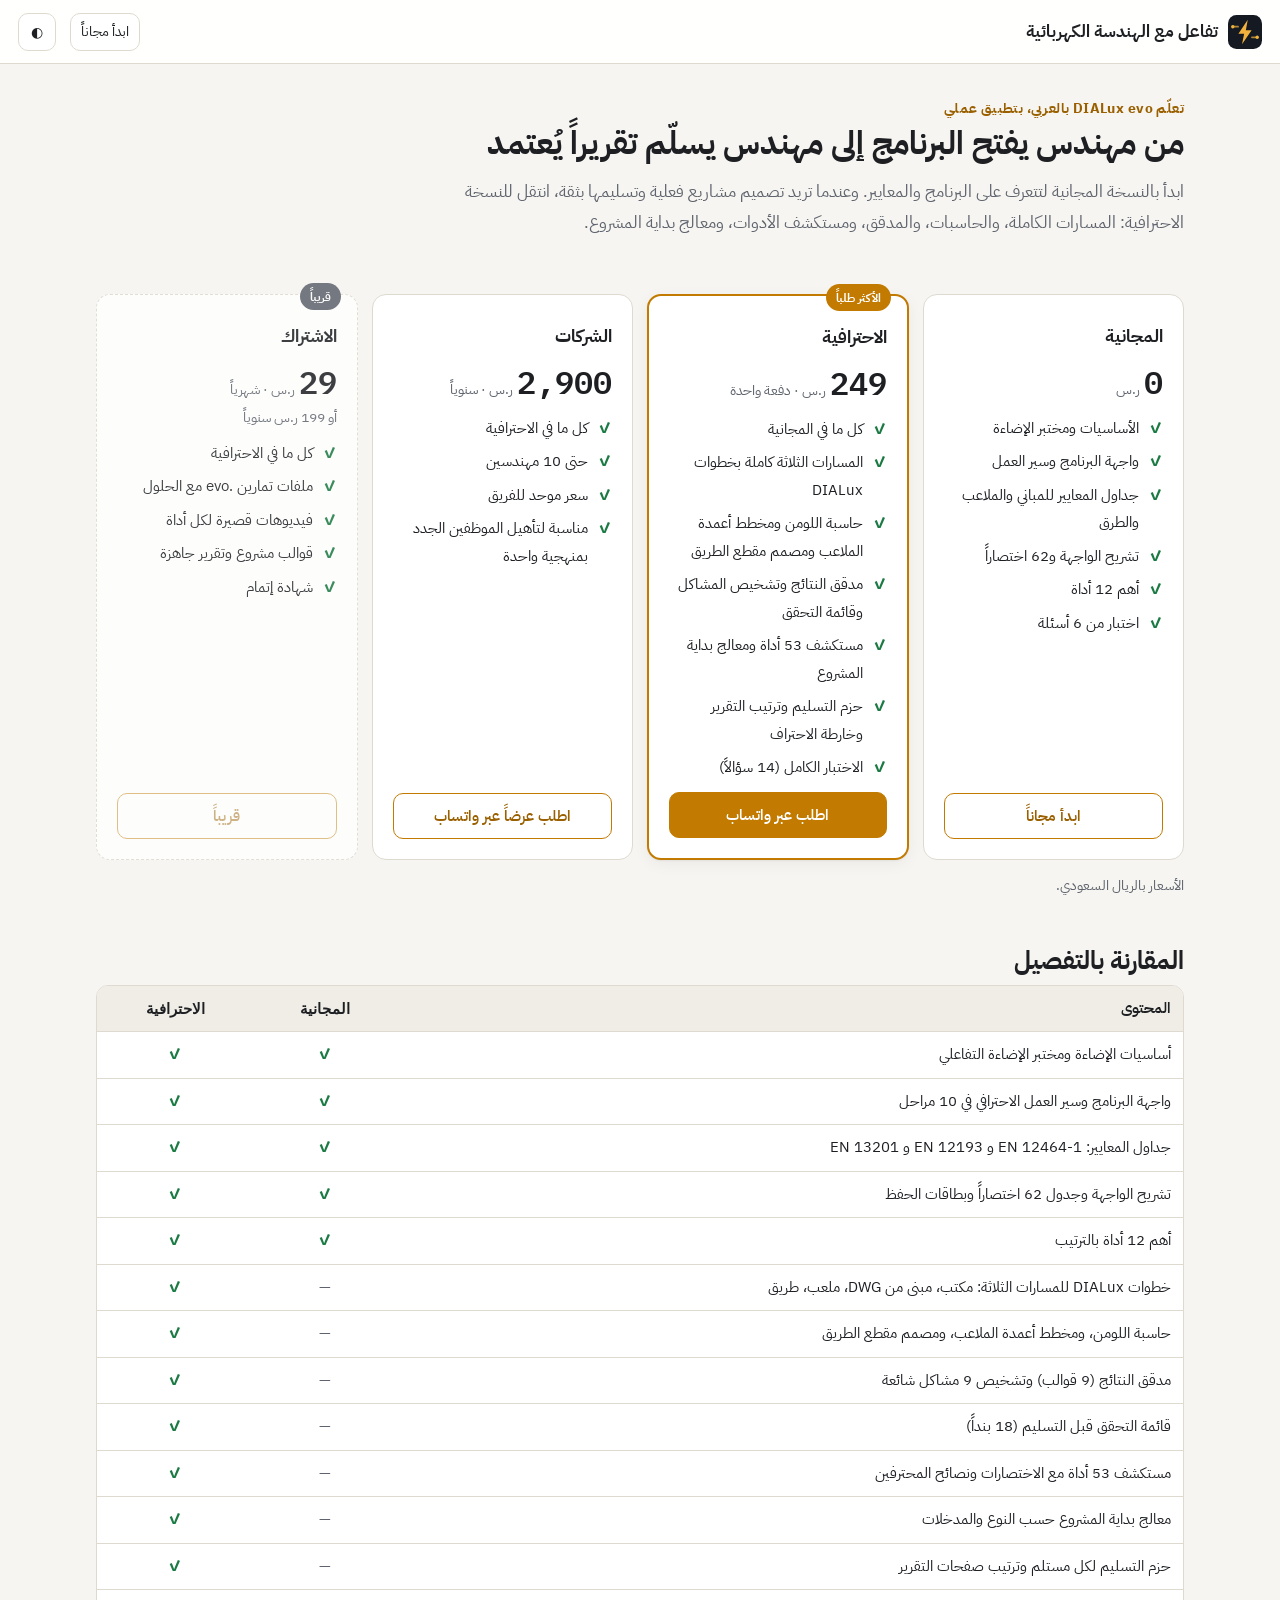
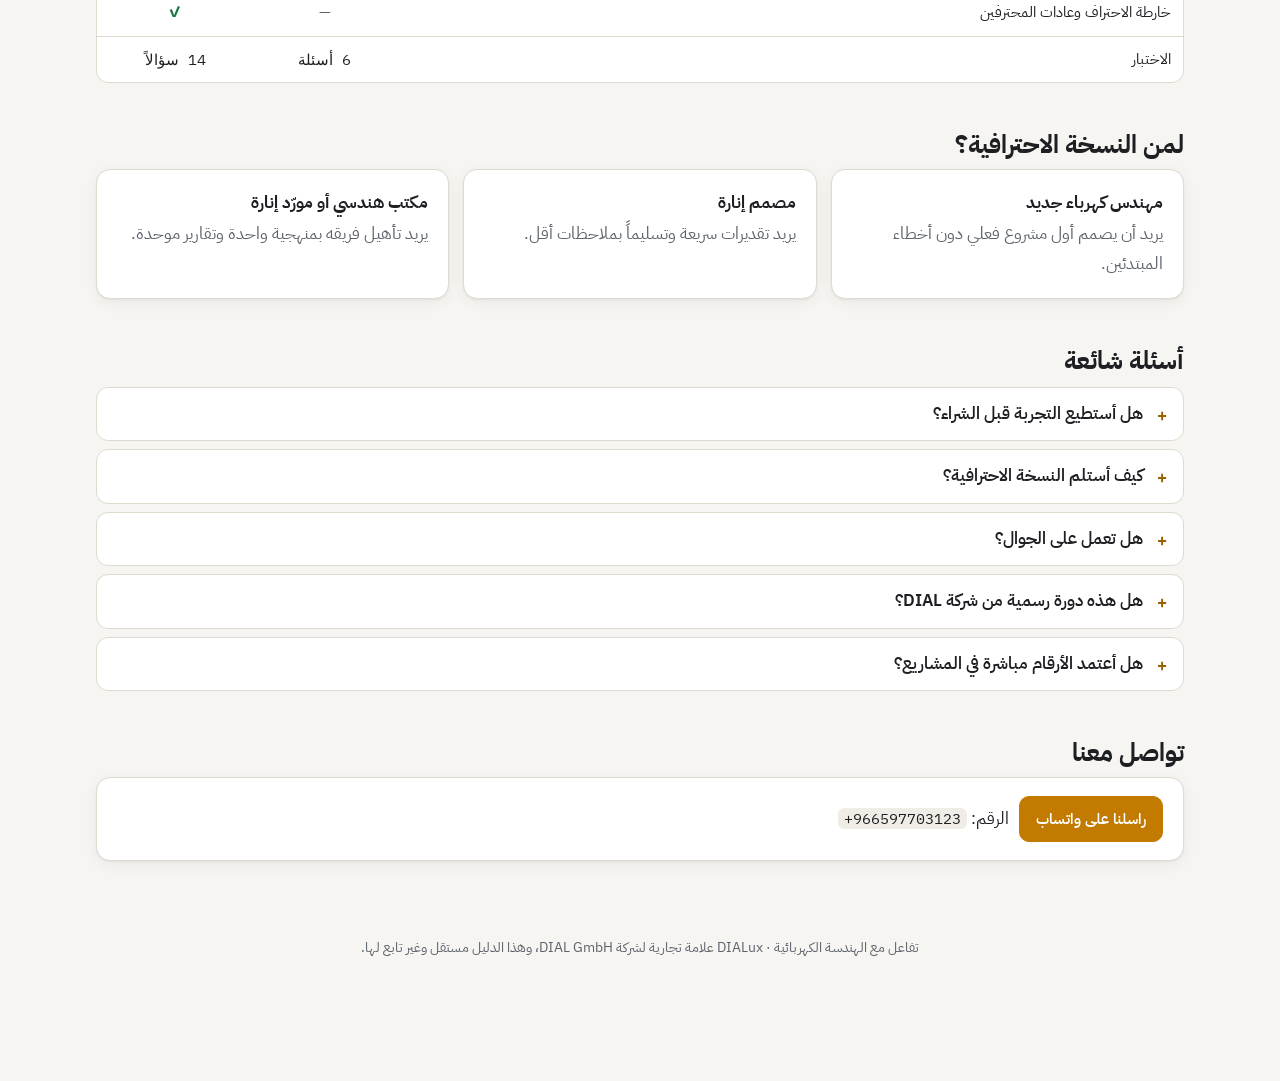
<file: pricing.html>
<!doctype html>
<html lang="ar" dir="rtl">
<head>
<meta charset="utf-8">
<meta name="viewport" content="width=device-width, initial-scale=1">
<title>النسخة الاحترافية والأسعار</title>
<meta name="description" content="خطط تفاعل مع الهندسة الكهربائية: المجانية والاحترافية والشركات، لتعلم تصميم الإنارة ببرنامج DIALux evo">
<link rel="icon" href="data:image/svg+xml,%3Csvg viewBox=%220 0 32 32%22 xmlns=%22http://www.w3.org/2000/svg%22%3E%3Crect width=%2232%22 height=%2232%22 rx=%228%22 fill=%22%23151a22%22/%3E%3Cpath d=%22M4.5 11H9.5M22.5 21H27.5%22 stroke=%22%23f2b33d%22 stroke-width=%221.6%22 stroke-linecap=%22round%22 opacity=%22.7%22/%3E%3Ccircle cx=%224.5%22 cy=%2211%22 r=%221.6%22 fill=%22%23f2b33d%22/%3E%3Ccircle cx=%2227.5%22 cy=%2221%22 r=%221.6%22 fill=%22%23f2b33d%22/%3E%3Cpath d=%22M18.6 4.5 9.8 17.6h5.4l-2 9.9 9-13.2h-5.4z%22 fill=%22%23f2b33d%22/%3E%3C/svg%3E">
<link rel="preconnect" href="https://fonts.googleapis.com">
<link rel="preconnect" href="https://fonts.gstatic.com" crossorigin>
<link href="https://fonts.googleapis.com/css2?family=IBM+Plex+Mono:wght@400;600&family=IBM+Plex+Sans+Arabic:wght@400;500;600;700&display=swap" rel="stylesheet">
<link rel="stylesheet" href="assets/style.css">
<style>
  .page { max-width: 1120px; margin: 0 auto; padding: 32px max(16px, env(safe-area-inset-right, 0px)) 70px max(16px, env(safe-area-inset-left, 0px)); }
  .page section { margin-bottom: 44px; }
  .hero-p { max-width: 760px; }
  .contact-box { display: flex; flex-wrap: wrap; gap: 10px; align-items: center; }
</style>
<script>
  try { var t = localStorage.getItem("dx-theme"); if (t) document.documentElement.setAttribute("data-theme", t); } catch (e) {}
</script>
</head>
<body>

<header class="topbar">
  <a class="brand" href="index.html" style="color:inherit;text-decoration:none"><span class="logo"><svg viewBox="0 0 32 32" xmlns="http://www.w3.org/2000/svg" aria-hidden="true"><rect width="32" height="32" rx="8" fill="#151a22"/><path d="M4.5 11H9.5M22.5 21H27.5" stroke="#f2b33d" stroke-width="1.6" stroke-linecap="round" opacity=".7"/><circle cx="4.5" cy="11" r="1.6" fill="#f2b33d"/><circle cx="27.5" cy="21" r="1.6" fill="#f2b33d"/><path d="M18.6 4.5 9.8 17.6h5.4l-2 9.9 9-13.2h-5.4z" fill="#f2b33d"/></svg></span><span class="txt" id="brandName">تفاعل مع الهندسة الكهربائية</span></a>
  <div class="progress-wrap"></div>
  <a class="icon-btn" href="index.html" style="display:inline-grid;place-items:center;text-decoration:none">ابدأ مجاناً</a>
  <button class="icon-btn" id="themeBtn" aria-label="تبديل المظهر">◐</button>
</header>

<div class="page">

<section class="hero-p">
  <div class="kicker">تعلّم DIALux evo بالعربي، بتطبيق عملي</div>
  <h1>من مهندس يفتح البرنامج إلى مهندس يسلّم تقريراً يُعتمد</h1>
  <p class="lead">ابدأ بالنسخة المجانية لتتعرف على البرنامج والمعايير. وعندما تريد تصميم مشاريع فعلية وتسليمها بثقة، انتقل للنسخة الاحترافية: المسارات الكاملة، والحاسبات، والمدقق، ومستكشف الأدوات، ومعالج بداية المشروع.</p>
</section>

<section>
  <div class="plans" id="plans"></div>
  <p style="color:var(--muted);font-size:.9rem;margin-top:12px">الأسعار بالريال السعودي.</p>
</section>

<section>
  <h2>المقارنة بالتفصيل</h2>
  <div class="table-wrap"><table>
    <thead><tr><th>المحتوى</th><th class="num">المجانية</th><th class="num">الاحترافية</th></tr></thead>
    <tbody>
      <tr><td>أساسيات الإضاءة ومختبر الإضاءة التفاعلي</td><td class="yes">✓</td><td class="yes">✓</td></tr>
      <tr><td>واجهة البرنامج وسير العمل الاحترافي في 10 مراحل</td><td class="yes">✓</td><td class="yes">✓</td></tr>
      <tr><td>جداول المعايير: EN 12464-1 و EN 12193 و EN 13201</td><td class="yes">✓</td><td class="yes">✓</td></tr>
      <tr><td>تشريح الواجهة وجدول 62 اختصاراً وبطاقات الحفظ</td><td class="yes">✓</td><td class="yes">✓</td></tr>
      <tr><td>أهم 12 أداة بالترتيب</td><td class="yes">✓</td><td class="yes">✓</td></tr>
      <tr><td>خطوات DIALux للمسارات الثلاثة: مكتب، مبنى من DWG، ملعب، طريق</td><td class="no">—</td><td class="yes">✓</td></tr>
      <tr><td>حاسبة اللومن، ومخطط أعمدة الملاعب، ومصمم مقطع الطريق</td><td class="no">—</td><td class="yes">✓</td></tr>
      <tr><td>مدقق النتائج (9 قوالب) وتشخيص 9 مشاكل شائعة</td><td class="no">—</td><td class="yes">✓</td></tr>
      <tr><td>قائمة التحقق قبل التسليم (18 بنداً)</td><td class="no">—</td><td class="yes">✓</td></tr>
      <tr><td>مستكشف 53 أداة مع الاختصارات ونصائح المحترفين</td><td class="no">—</td><td class="yes">✓</td></tr>
      <tr><td>معالج بداية المشروع حسب النوع والمدخلات</td><td class="no">—</td><td class="yes">✓</td></tr>
      <tr><td>حزم التسليم لكل مستلم وترتيب صفحات التقرير</td><td class="no">—</td><td class="yes">✓</td></tr>
      <tr><td>خارطة الاحتراف وعادات المحترفين</td><td class="no">—</td><td class="yes">✓</td></tr>
      <tr><td>الاختبار</td><td class="num">6 أسئلة</td><td class="num">14 سؤالاً</td></tr>
    </tbody>
  </table></div>
</section>

<section>
  <h2>لمن النسخة الاحترافية؟</h2>
  <div class="grid c3">
    <div class="card"><b>مهندس كهرباء جديد</b><br><span style="color:var(--muted)">يريد أن يصمم أول مشروع فعلي دون أخطاء المبتدئين.</span></div>
    <div class="card"><b>مصمم إنارة</b><br><span style="color:var(--muted)">يريد تقديرات سريعة وتسليماً بملاحظات أقل.</span></div>
    <div class="card"><b>مكتب هندسي أو مورّد إنارة</b><br><span style="color:var(--muted)">يريد تأهيل فريقه بمنهجية واحدة وتقارير موحدة.</span></div>
  </div>
</section>

<section>
  <h2>أسئلة شائعة</h2>
  <details class="acc"><summary>هل أستطيع التجربة قبل الشراء؟</summary><div class="inner">نعم. <a href="index.html">النسخة المجانية</a> مفتوحة بالكامل، وفي كل قسم مدفوع وصف لما يحتويه.</div></details>
  <details class="acc"><summary>كيف أستلم النسخة الاحترافية؟</summary><div class="inner" id="deliveryText"></div></details>
  <details class="acc"><summary>هل تعمل على الجوال؟</summary><div class="inner">نعم، على الجوال والكمبيوتر، ويحفظ تقدمك في متصفحك.</div></details>
  <details class="acc"><summary>هل هذه دورة رسمية من شركة DIAL؟</summary><div class="inner">لا. هذا دليل تعليمي مستقل بالعربي يشرح برنامج DIALux evo، ويكمّل المواد الرسمية بالتطبيق العملي والمعايير.</div></details>
  <details class="acc"><summary>هل أعتمد الأرقام مباشرة في المشاريع؟</summary><div class="inner">القيم مرجعية للتعلم والتقدير والمراجعة. في المشاريع الفعلية التزم بالمعيار المذكور في العقد وباشتراطات الجهات المحلية، والأرقام النهائية من حساب DIALux.</div></details>
</section>

<section id="contactSec" hidden>
  <h2>تواصل معنا</h2>
  <div class="card contact-box" id="contactBox"></div>
</section>

<footer><span id="footBrand">تفاعل مع الهندسة الكهربائية</span> · DIALux علامة تجارية لشركة DIAL GmbH، وهذا الدليل مستقل وغير تابع لها.</footer>
</div>

<script src="assets/config.js"></script>
<script>
(function () {
  const $ = (s) => document.querySelector(s);
  const S = window.SITE;
  $("#themeBtn").addEventListener("click", () => {
    const r = document.documentElement;
    const cur = r.getAttribute("data-theme") || (matchMedia("(prefers-color-scheme: dark)").matches ? "dark" : "light");
    const next = cur === "dark" ? "light" : "dark";
    r.setAttribute("data-theme", next);
    try { localStorage.setItem("dx-theme", next); } catch (e) {}
  });
  $("#brandName").textContent = S.brand;
  $("#footBrand").textContent = S.brand;
  $("#deliveryText").textContent = S.delivery;
  const esc = (t) => String(t).replace(/[&<>"]/g, c => ({ "&": "&amp;", "<": "&lt;", ">": "&gt;", '"': "&quot;" }[c]));
  const wa = ((S.contact || {}).whatsapp || "").replace(/\D/g, "");
  const waLink = (text) => `https://wa.me/${wa}${text ? "?text=" + encodeURIComponent(text) : ""}`;
  $("#plans").innerHTML = S.plans.map(p => {
    const price = p.price === 0 ? "0" : Number(p.price).toLocaleString("en-US");
    const cls = `btn${p.featured ? "" : " ghost"}`;
    let btn;
    if (!p.enabled) btn = `<span class="btn ghost" aria-disabled="true">قريباً</span>`;
    else if (p.buyUrl) btn = `<a class="${cls}" href="${esc(p.buyUrl)}"${/^https?:/.test(p.buyUrl) ? ' target="_blank" rel="noopener"' : ""}>${esc(p.cta)}</a>`;
    else if (wa && p.price > 0) btn = `<a class="${cls}" href="${esc(waLink(p.waText || ""))}" target="_blank" rel="noopener">${esc(p.cta)}</a>`;
    else btn = `<span class="btn ghost" aria-disabled="true">الشراء يفتح قريباً</span>`;
    return `<div class="plan${p.featured ? " featured" : ""}${p.enabled ? "" : " soon"}">
      ${p.badge ? `<span class="badge">${esc(p.badge)}</span>` : ""}${!p.enabled ? `<span class="badge" style="background:var(--muted)">قريباً</span>` : ""}
      <h3 style="margin:4px 0 0">${esc(p.name)}</h3>
      <div><span class="price">${price}</span> <small style="color:var(--muted)">${S.currency}${p.period ? " · " + esc(p.period) : ""}</small>${p.altPrice ? `<div style="color:var(--muted);font-size:.85rem">${esc(p.altPrice)}</div>` : ""}</div>
      <ul>${p.features.map(f => `<li><span>${esc(f)}</span></li>`).join("")}</ul>
      ${btn}</div>`;
  }).join("");
  const c = S.contact || {};
  const parts = [];
  if (wa) parts.push(`<a class="btn" href="${esc(waLink("السلام عليكم، لدي استفسار عن منصة " + S.brand + "."))}" target="_blank" rel="noopener">راسلنا على واتساب</a><span>الرقم: <code class="ltr">+${wa}</code></span>`);
  if (c.email) parts.push(`<span>البريد: <code>${esc(c.email)}</code></span>`);
  if (parts.length) { $("#contactBox").innerHTML = parts.join(""); $("#contactSec").hidden = false; }
})();
</script>
</body>
</html>
</file>
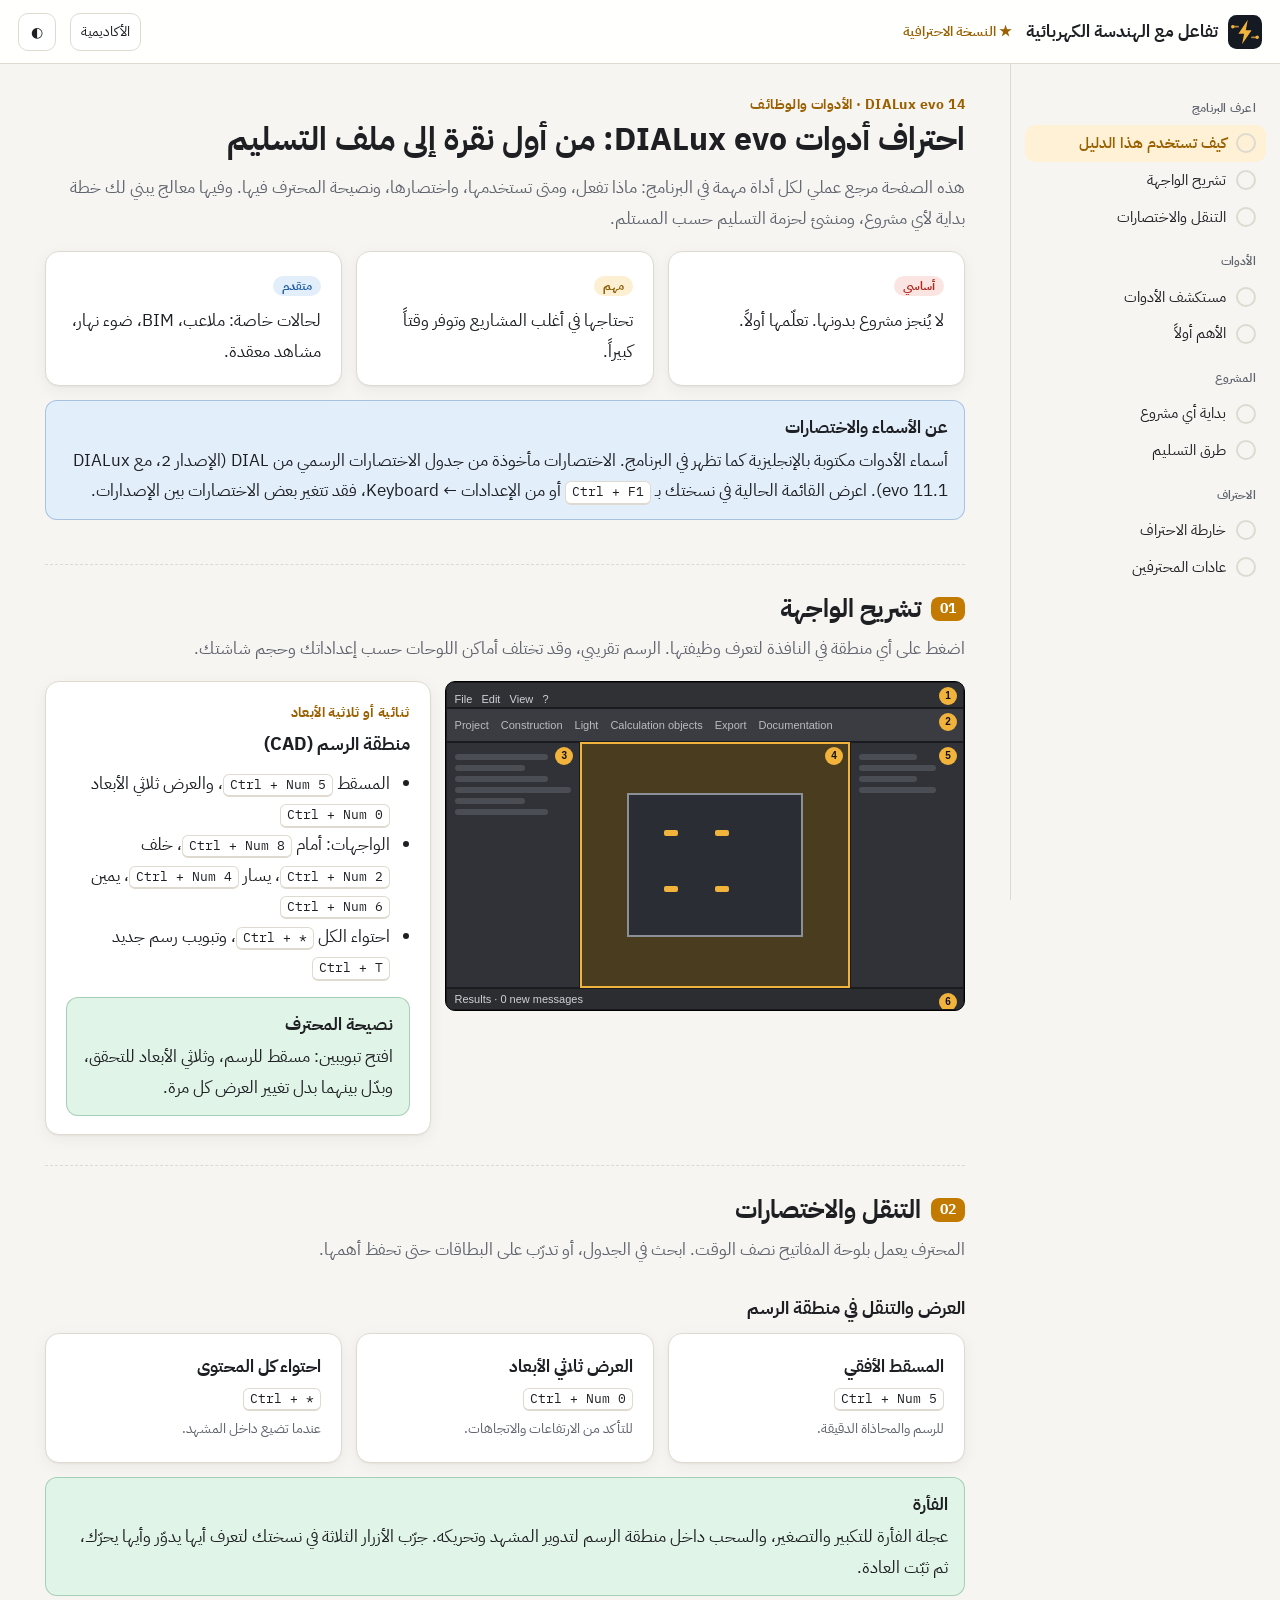
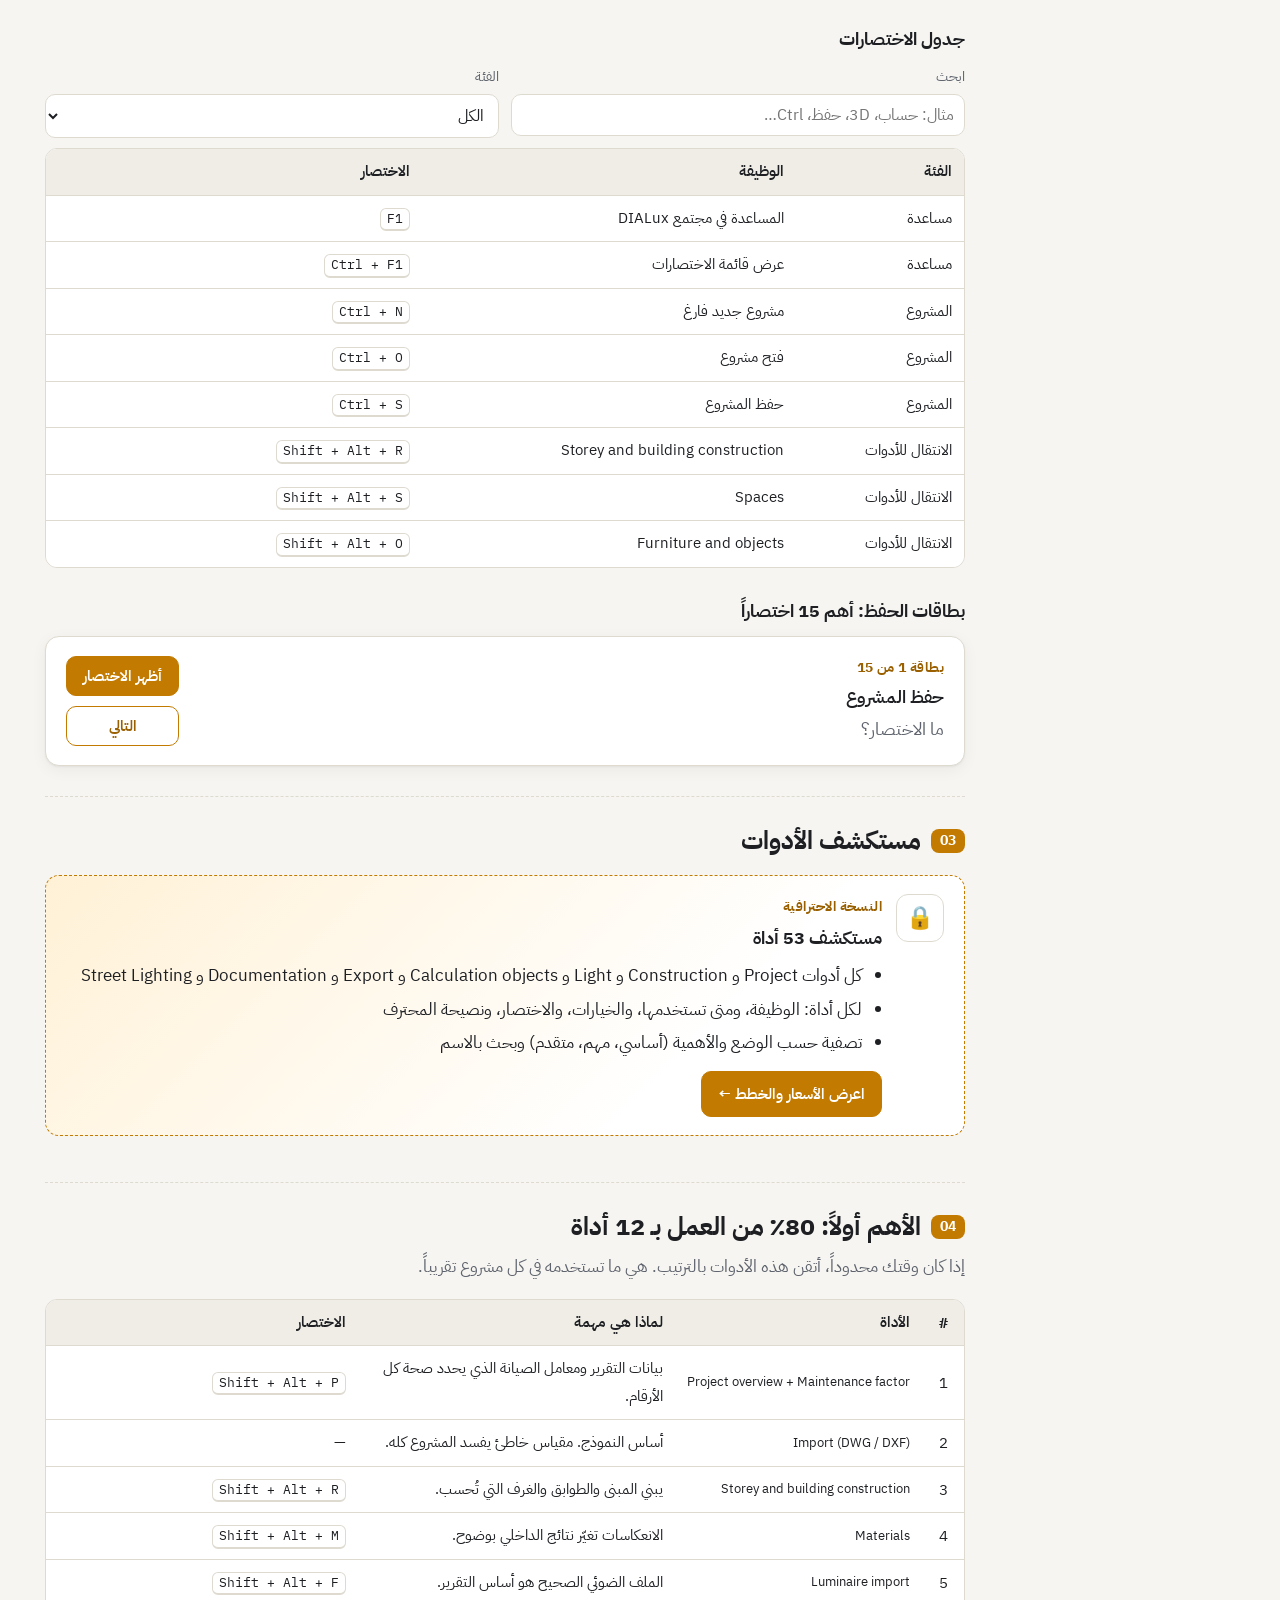
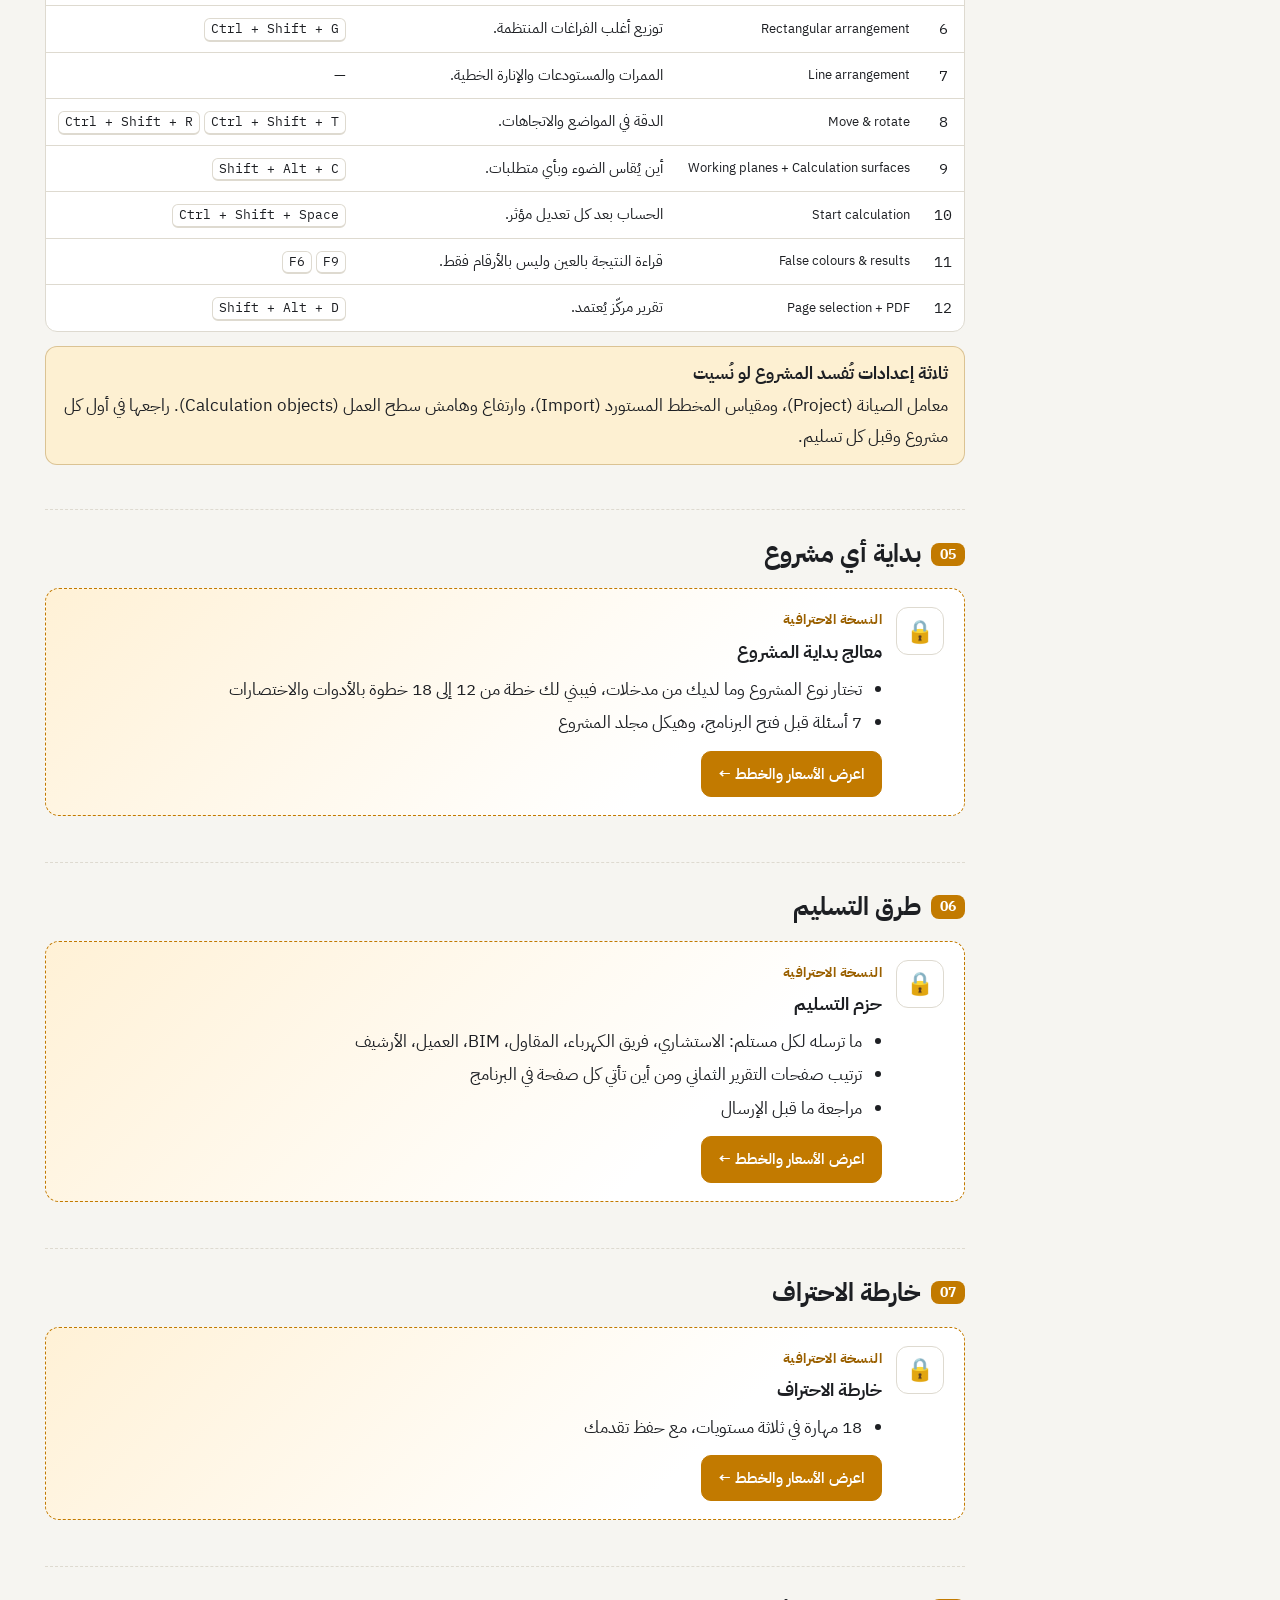
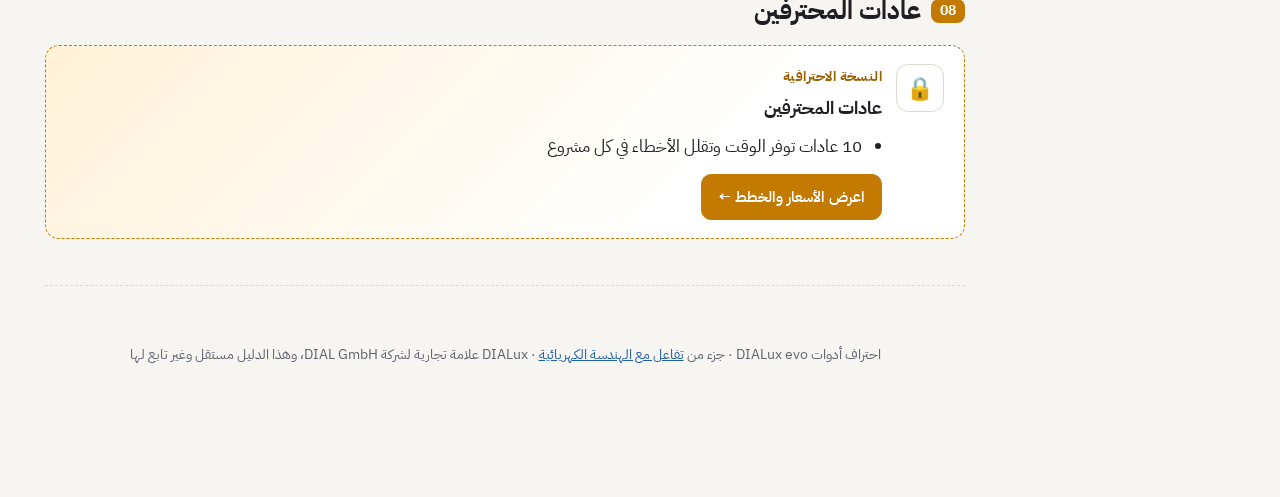
<file: tools.html>
<!doctype html>
<html lang="ar" dir="rtl">
<head>
<meta charset="utf-8">
<meta name="viewport" content="width=device-width, initial-scale=1">
<title>احتراف أدوات DIALux evo</title>
<meta name="description" content="دليل تفاعلي شامل لأدوات DIALux evo ووظائفه، وطريقة بدء أي مشروع، وطرق التسليم الاحترافية">
<link rel="icon" href="data:image/svg+xml,%3Csvg viewBox=%220 0 32 32%22 xmlns=%22http://www.w3.org/2000/svg%22%3E%3Crect width=%2232%22 height=%2232%22 rx=%228%22 fill=%22%23151a22%22/%3E%3Cpath d=%22M4.5 11H9.5M22.5 21H27.5%22 stroke=%22%23f2b33d%22 stroke-width=%221.6%22 stroke-linecap=%22round%22 opacity=%22.7%22/%3E%3Ccircle cx=%224.5%22 cy=%2211%22 r=%221.6%22 fill=%22%23f2b33d%22/%3E%3Ccircle cx=%2227.5%22 cy=%2221%22 r=%221.6%22 fill=%22%23f2b33d%22/%3E%3Cpath d=%22M18.6 4.5 9.8 17.6h5.4l-2 9.9 9-13.2h-5.4z%22 fill=%22%23f2b33d%22/%3E%3C/svg%3E">
<link rel="preconnect" href="https://fonts.googleapis.com">
<link rel="preconnect" href="https://fonts.gstatic.com" crossorigin>
<link href="https://fonts.googleapis.com/css2?family=IBM+Plex+Mono:wght@400;600&family=IBM+Plex+Sans+Arabic:wght@400;500;600;700&display=swap" rel="stylesheet">
<link rel="stylesheet" href="assets/style.css">
<style>
  /* مكونات خاصة بصفحة الأدوات، مبنية على متغيرات assets/style.css */
  kbd {
    font-family: var(--mono); font-size: .8rem; direction: ltr; unicode-bidi: isolate; display: inline-block;
    background: var(--surface); border: 1px solid var(--border); border-bottom-width: 2px; border-radius: 6px;
    padding: 0 6px; line-height: 1.6; white-space: nowrap; color: var(--text);
  }
  .chips { display: flex; flex-wrap: wrap; gap: 6px; }
  .chip {
    font-family: inherit; font-size: .85rem; cursor: pointer; padding: 4px 12px; border-radius: 99px;
    border: 1px solid var(--border); background: var(--surface); color: var(--text);
  }
  .chip[aria-pressed="true"] { background: var(--accent-soft); border-color: var(--accent); color: var(--accent-strong); font-weight: 600; }
  .lvl { font-size: .74rem; font-weight: 700; padding: 1px 9px; border-radius: 99px; white-space: nowrap; }
  .lvl.l1 { background: var(--bad-soft); color: var(--bad); }
  .lvl.l2 { background: var(--warn-soft); color: var(--warn); }
  .lvl.l3 { background: var(--blue-soft); color: var(--blue); }

  /* تشريح الواجهة */
  .anatomy { display: grid; grid-template-columns: minmax(0, 1.35fr) minmax(0, 1fr); gap: 14px; align-items: start; }
  .app {
    direction: ltr; background: #26282c; border: 1px solid #000; border-radius: 10px; overflow: hidden;
    display: grid; grid-template-columns: 26% 1fr 22%; grid-template-rows: 26px 34px 1fr 22px; height: 330px;
    font-family: "Segoe UI", sans-serif; font-size: 11px; color: #cfd2d6;
  }
  .app .z { position: relative; border: 1px solid #1a1b1e; cursor: pointer; padding: 6px 8px; overflow: hidden; transition: background .15s; }
  .app .z:hover { background: #3a3d43; }
  .app .z.on { background: #4a3d1f; outline: 2px solid #f2b33d; outline-offset: -2px; z-index: 1; }
  .app .z b { position: absolute; top: 4px; right: 6px; background: #f2b33d; color: #111; border-radius: 50%; width: 18px; height: 18px; display: grid; place-items: center; font-size: 10px; }
  .z-menu { grid-column: 1 / 4; background: #2f3135; }
  .z-modes { grid-column: 1 / 4; background: #3a3c41; display: flex; gap: 12px; align-items: center; }
  .z-modes span { opacity: .85; }
  .z-tools { background: #303237; }
  .z-cad { background: linear-gradient(#1f2125, #1f2125) padding-box; display: grid; place-items: center; }
  .z-cad .room { width: 70%; height: 62%; border: 2px solid #8a8f98; position: relative; background: #2a2d33; }
  .z-cad .room i { position: absolute; width: 14px; height: 6px; background: #f2b33d; border-radius: 2px; }
  .z-tree { background: #303237; }
  .z-status { grid-column: 1 / 4; background: #2b2d31; display: flex; align-items: center; }
  .line { height: 6px; border-radius: 3px; background: #4a4d54; margin: 5px 0; }
  .line.s { width: 60%; } .line.m { width: 80%; }

  /* بطاقات الأدوات */
  .tool-grid { display: grid; grid-template-columns: repeat(2, minmax(0, 1fr)); gap: 12px; }
  .tcard { background: var(--surface); border: 1px solid var(--border); border-radius: 12px; padding: 14px 16px; display: flex; flex-direction: column; gap: 6px; min-width: 0; }
  .tcard .hd { display: flex; justify-content: space-between; gap: 8px; align-items: flex-start; }
  .tcard h4 { margin: 0; font-size: 1rem; line-height: 1.5; }
  .tcard .en-name { direction: ltr; unicode-bidi: isolate; color: var(--muted); font-size: .82rem; display: block; font-weight: 500; }
  .tcard dl { margin: 0; display: grid; grid-template-columns: 74px minmax(0, 1fr); gap: 4px 10px; font-size: .9rem; }
  .tcard dt { color: var(--muted); font-size: .8rem; padding-top: 3px; }
  .tcard dd { margin: 0; }
  .tcard .pro { background: var(--accent-soft); border-radius: 8px; padding: 6px 10px; font-size: .88rem; }
  .count-line { color: var(--muted); font-size: .9rem; margin: 8px 0; }

  /* الاختصارات */
  .flash { display: grid; grid-template-columns: minmax(0, 1fr) auto; gap: 14px; align-items: center; }
  .flash .q { font-size: 1.1rem; font-weight: 600; }
  .flash .a { min-height: 34px; font-size: 1.1rem; }

  /* المعالج */
  .wiz-out { margin-top: 14px; }
  .wiz-out ol { padding-inline-start: 34px; margin: 6px 0 0; }
  .wiz-out li { margin: 4px 0; }
  .plan-head { display: flex; justify-content: space-between; align-items: center; gap: 10px; flex-wrap: wrap; }

  /* التسليم */
  .deliv { display: grid; gap: 10px; margin-top: 12px; }
  .deliv-item { display: grid; grid-template-columns: 92px minmax(0, 1fr); gap: 12px; background: var(--surface); border: 1px solid var(--border); border-radius: 12px; padding: 12px 14px; }
  .deliv-item .fmt { font-family: var(--mono); font-weight: 600; font-size: .85rem; background: var(--surface-2); border-radius: 8px; display: grid; place-items: center; padding: 6px; text-align: center; direction: ltr; }
  .folder { font-family: var(--mono); font-size: .86rem; direction: ltr; text-align: left; background: var(--surface-2); border-radius: 12px; padding: 14px 16px; white-space: pre; overflow-x: auto; line-height: 1.7; }

  /* خارطة الاحتراف */
  .levels { display: grid; grid-template-columns: repeat(3, minmax(0, 1fr)); gap: 12px; }
  .level h4 { margin: 0 0 6px; }
  .level .bar { height: 6px; background: var(--surface-2); border-radius: 99px; overflow: hidden; margin: 6px 0 10px; }
  .level .bar span { display: block; height: 100%; background: var(--ok); width: 0; transition: width .3s; }

  @media (max-width: 960px) {
    .anatomy { grid-template-columns: 1fr; }
    .levels { grid-template-columns: 1fr; }
  }
  @media (max-width: 620px) {
    .tool-grid { grid-template-columns: 1fr; }
    .app { height: 260px; grid-template-columns: 30% 1fr 0; }
    .z-tree { display: none; }
    .deliv-item { grid-template-columns: 1fr; }
    .deliv-item .fmt { justify-self: start; }
  }
</style>
<script>
  try { var t = localStorage.getItem("dx-theme"); if (t) document.documentElement.setAttribute("data-theme", t); } catch (e) {}
</script>
</head>
<body>

<header class="topbar">
  <button class="icon-btn" id="menuBtn" aria-label="القائمة">☰</button>
  <a class="brand" href="index.html" style="color:inherit;text-decoration:none"><span class="logo"><svg viewBox="0 0 32 32" xmlns="http://www.w3.org/2000/svg" aria-hidden="true"><rect width="32" height="32" rx="8" fill="#151a22"/><path d="M4.5 11H9.5M22.5 21H27.5" stroke="#f2b33d" stroke-width="1.6" stroke-linecap="round" opacity=".7"/><circle cx="4.5" cy="11" r="1.6" fill="#f2b33d"/><circle cx="27.5" cy="21" r="1.6" fill="#f2b33d"/><path d="M18.6 4.5 9.8 17.6h5.4l-2 9.9 9-13.2h-5.4z" fill="#f2b33d"/></svg></span><span class="txt">تفاعل مع الهندسة الكهربائية</span></a>
  <div class="progress-wrap"><a class="progress-label" href="pricing.html" style="color:var(--accent-strong);font-weight:600;text-decoration:none">★ النسخة الاحترافية</a></div>
  <a class="icon-btn" href="index.html" style="display:inline-grid;place-items:center;text-decoration:none">الأكاديمية</a>
  <button class="icon-btn" id="themeBtn" aria-label="تبديل المظهر">◐</button>
</header>

<div class="layout">
  <aside class="sidebar" id="sidebar">
    <nav class="nav" id="nav">
      <h4>اعرف البرنامج</h4>
      <a href="#intro"><span class="dot">•</span>كيف تستخدم هذا الدليل</a>
      <a href="#anatomy"><span class="dot">•</span>تشريح الواجهة</a>
      <a href="#keys"><span class="dot">•</span>التنقل والاختصارات</a>
      <h4>الأدوات</h4>
      <a href="#tools"><span class="dot">•</span>مستكشف الأدوات</a>
      <a href="#essentials"><span class="dot">•</span>الأهم أولاً</a>
      <h4>المشروع</h4>
      <a href="#start"><span class="dot">•</span>بداية أي مشروع</a>
      <a href="#deliver"><span class="dot">•</span>طرق التسليم</a>
      <h4>الاحتراف</h4>
      <a href="#roadmap"><span class="dot">•</span>خارطة الاحتراف</a>
      <a href="#protips"><span class="dot">•</span>عادات المحترفين</a>
    </nav>
  </aside>

  <main>

<!-- ========== المقدمة ========== -->
<section class="lesson" id="intro">
  <div class="kicker">DIALux evo 14 · الأدوات والوظائف</div>
  <h1>احتراف أدوات DIALux evo: من أول نقرة إلى ملف التسليم</h1>
  <p class="lead">هذه الصفحة مرجع عملي لكل أداة مهمة في البرنامج: ماذا تفعل، ومتى تستخدمها، واختصارها، ونصيحة المحترف فيها. وفيها معالج يبني لك خطة بداية لأي مشروع، ومنشئ لحزمة التسليم حسب المستلم.</p>
  <div class="grid c3" style="margin-top:16px">
    <div class="card"><span class="lvl l1">أساسي</span><p style="margin:6px 0 0">لا يُنجز مشروع بدونها. تعلّمها أولاً.</p></div>
    <div class="card"><span class="lvl l2">مهم</span><p style="margin:6px 0 0">تحتاجها في أغلب المشاريع وتوفر وقتاً كبيراً.</p></div>
    <div class="card"><span class="lvl l3">متقدم</span><p style="margin:6px 0 0">لحالات خاصة: ملاعب، BIM، ضوء نهار، مشاهد معقدة.</p></div>
  </div>
  <div class="callout info"><b>عن الأسماء والاختصارات</b>أسماء الأدوات مكتوبة بالإنجليزية كما تظهر في البرنامج. الاختصارات مأخوذة من جدول الاختصارات الرسمي من DIAL (الإصدار 2، مع DIALux evo 11.1). اعرض القائمة الحالية في نسختك بـ <kbd>Ctrl + F1</kbd> أو من الإعدادات ← Keyboard، فقد تتغير بعض الاختصارات بين الإصدارات.</div>
</section>

<!-- ========== تشريح الواجهة ========== -->
<section class="lesson" id="anatomy">
  <h2><span class="num">01</span>تشريح الواجهة</h2>
  <p class="lead">اضغط على أي منطقة في النافذة لتعرف وظيفتها. الرسم تقريبي، وقد تختلف أماكن اللوحات حسب إعداداتك وحجم شاشتك.</p>
  <div class="anatomy">
    <div class="app" id="appMock">
      <div class="z z-menu" data-z="menu"><b>1</b>File &nbsp; Edit &nbsp; View &nbsp; ?</div>
      <div class="z z-modes" data-z="modes"><b>2</b><span>Project</span><span>Construction</span><span>Light</span><span>Calculation objects</span><span>Export</span><span>Documentation</span></div>
      <div class="z z-tools" data-z="tools"><b>3</b><div class="line m"></div><div class="line s"></div><div class="line m"></div><div class="line"></div><div class="line s"></div><div class="line m"></div></div>
      <div class="z z-cad" data-z="cad"><b>4</b><div class="room"><i style="left:20%;top:25%"></i><i style="left:50%;top:25%"></i><i style="left:20%;top:65%"></i><i style="left:50%;top:65%"></i></div></div>
      <div class="z z-tree" data-z="tree"><b>5</b><div class="line s"></div><div class="line m"></div><div class="line s"></div><div class="line m"></div></div>
      <div class="z z-status" data-z="status"><b>6</b>Results · 0 new messages</div>
    </div>
    <div class="card" id="anatomyInfo"></div>
  </div>
</section>

<!-- ========== الاختصارات ========== -->
<section class="lesson" id="keys">
  <h2><span class="num">02</span>التنقل والاختصارات</h2>
  <p class="lead">المحترف يعمل بلوحة المفاتيح نصف الوقت. ابحث في الجدول، أو تدرّب على البطاقات حتى تحفظ أهمها.</p>

  <h3>العرض والتنقل في منطقة الرسم</h3>
  <div class="grid c3">
    <div class="card"><b>المسقط الأفقي</b><br><kbd>Ctrl + Num 5</kbd><br><span style="color:var(--muted);font-size:.9rem">للرسم والمحاذاة الدقيقة.</span></div>
    <div class="card"><b>العرض ثلاثي الأبعاد</b><br><kbd>Ctrl + Num 0</kbd><br><span style="color:var(--muted);font-size:.9rem">للتأكد من الارتفاعات والاتجاهات.</span></div>
    <div class="card"><b>احتواء كل المحتوى</b><br><kbd>Ctrl + *</kbd><br><span style="color:var(--muted);font-size:.9rem">عندما تضيع داخل المشهد.</span></div>
  </div>
  <div class="callout tip"><b>الفأرة</b>عجلة الفأرة للتكبير والتصغير، والسحب داخل منطقة الرسم لتدوير المشهد وتحريكه. جرّب الأزرار الثلاثة في نسختك لتعرف أيها يدوّر وأيها يحرّك، ثم ثبّت العادة.</div>

  <h3>جدول الاختصارات</h3>
  <div class="form-grid" style="margin-bottom:10px">
    <label class="f">ابحث<input type="text" id="keySearch" placeholder="مثال: حساب، 3D، حفظ، Ctrl…"></label>
    <label class="f">الفئة<select id="keyCat"><option value="">الكل</option></select></label>
  </div>
  <div class="table-wrap" style="max-height:420px;overflow-y:auto"><table>
    <thead><tr><th>الفئة</th><th>الوظيفة</th><th>الاختصار</th></tr></thead>
    <tbody id="keyBody"></tbody>
  </table></div>

  <h3>بطاقات الحفظ: أهم 15 اختصاراً</h3>
  <div class="card">
    <div class="flash">
      <div><div class="kicker" id="flashCount"></div><div class="q" id="flashQ"></div><div class="a" id="flashA"></div></div>
      <div class="btn-row" style="margin:0;flex-direction:column">
        <button class="btn" id="flashShow">أظهر الاختصار</button>
        <button class="btn ghost" id="flashNext">التالي</button>
      </div>
    </div>
  </div>
</section>

<!-- ========== مستكشف الأدوات ========== -->
<section class="lesson" id="tools">
  <h2><span class="num">03</span>مستكشف الأدوات</h2>
  <div class="locked"><div class="lock-ic" aria-hidden="true">🔒</div><div class="lock-body"><div class="kicker">النسخة الاحترافية</div><h3>مستكشف 53 أداة</h3><ul><li>كل أدوات Project و Construction و Light و Calculation objects و Export و Documentation و Street Lighting</li><li>لكل أداة: الوظيفة، ومتى تستخدمها، والخيارات، والاختصار، ونصيحة المحترف</li><li>تصفية حسب الوضع والأهمية (أساسي، مهم، متقدم) وبحث بالاسم</li></ul><div class="btn-row"><a class="btn" href="pricing.html">اعرض الأسعار والخطط ←</a></div></div></div>
  
</section>

<!-- ========== الأهم أولاً ========== -->
<section class="lesson" id="essentials">
  <h2><span class="num">04</span>الأهم أولاً: 80٪ من العمل بـ 12 أداة</h2>
  <p class="lead">إذا كان وقتك محدوداً، أتقن هذه الأدوات بالترتيب. هي ما تستخدمه في كل مشروع تقريباً.</p>
  <div class="table-wrap"><table>
    <thead><tr><th class="num">#</th><th>الأداة</th><th>لماذا هي مهمة</th><th>الاختصار</th></tr></thead>
    <tbody id="essBody"></tbody>
  </table></div>
  <div class="callout warn"><b>ثلاثة إعدادات تُفسد المشروع لو نُسيت</b>معامل الصيانة (Project)، ومقياس المخطط المستورد (Import)، وارتفاع وهامش سطح العمل (Calculation objects). راجعها في أول كل مشروع وقبل كل تسليم.</div>
</section>

<!-- ========== بداية أي مشروع ========== -->
<section class="lesson" id="start">
  <h2><span class="num">05</span>بداية أي مشروع</h2>
  <div class="locked"><div class="lock-ic" aria-hidden="true">🔒</div><div class="lock-body"><div class="kicker">النسخة الاحترافية</div><h3>معالج بداية المشروع</h3><ul><li>تختار نوع المشروع وما لديك من مدخلات، فيبني لك خطة من 12 إلى 18 خطوة بالأدوات والاختصارات</li><li>7 أسئلة قبل فتح البرنامج، وهيكل مجلد المشروع</li></ul><div class="btn-row"><a class="btn" href="pricing.html">اعرض الأسعار والخطط ←</a></div></div></div>
  
</section>

<section class="lesson" id="deliver">
  <h2><span class="num">06</span>طرق التسليم</h2>
  <div class="locked"><div class="lock-ic" aria-hidden="true">🔒</div><div class="lock-body"><div class="kicker">النسخة الاحترافية</div><h3>حزم التسليم</h3><ul><li>ما ترسله لكل مستلم: الاستشاري، فريق الكهرباء، المقاول، BIM، العميل، الأرشيف</li><li>ترتيب صفحات التقرير الثماني ومن أين تأتي كل صفحة في البرنامج</li><li>مراجعة ما قبل الإرسال</li></ul><div class="btn-row"><a class="btn" href="pricing.html">اعرض الأسعار والخطط ←</a></div></div></div>
  
</section>

<section class="lesson" id="roadmap">
  <h2><span class="num">07</span>خارطة الاحتراف</h2>
  <div class="locked"><div class="lock-ic" aria-hidden="true">🔒</div><div class="lock-body"><div class="kicker">النسخة الاحترافية</div><h3>خارطة الاحتراف</h3><ul><li>18 مهارة في ثلاثة مستويات، مع حفظ تقدمك</li></ul><div class="btn-row"><a class="btn" href="pricing.html">اعرض الأسعار والخطط ←</a></div></div></div>
  
</section>

<section class="lesson" id="protips">
  <h2><span class="num">08</span>عادات المحترفين</h2>
  <div class="locked"><div class="lock-ic" aria-hidden="true">🔒</div><div class="lock-body"><div class="kicker">النسخة الاحترافية</div><h3>عادات المحترفين</h3><ul><li>10 عادات توفر الوقت وتقلل الأخطاء في كل مشروع</li></ul><div class="btn-row"><a class="btn" href="pricing.html">اعرض الأسعار والخطط ←</a></div></div></div>
  
</section>

  <footer>احتراف أدوات DIALux evo · جزء من <a href="index.html">تفاعل مع الهندسة الكهربائية</a> · DIALux علامة تجارية لشركة DIAL GmbH، وهذا الدليل مستقل وغير تابع لها</footer>
  </main>
</div>

<script src="assets/tools.js"></script>
</body>
</html>
</file>
<file: assets/style.css>
/* ===== أكاديمية DIALux evo — التصميم ===== */
:root {
  --bg: #f6f5f1;
  --surface: #ffffff;
  --surface-2: #efede6;
  --border: #dedad0;
  --text: #1d1f23;
  --muted: #5e636d;
  --accent: #c27a00;          /* لون الضوء الكهرماني */
  --accent-strong: #9a6000;
  --accent-soft: #fff1d6;
  --blue: #1f5fa8;
  --blue-soft: #e3eefb;
  --ok: #1b7a43;
  --ok-soft: #e1f4e8;
  --bad: #b3261e;
  --bad-soft: #fbe5e3;
  --warn: #8a5a00;
  --warn-soft: #fdf0d2;
  --pitch: #2f7d3b;
  --pitch-line: #e9f5ea;
  --road: #4a4e55;
  --shadow: 0 1px 2px rgba(0,0,0,.05), 0 4px 16px rgba(0,0,0,.05);
  --radius: 14px;
  --font: "IBM Plex Sans Arabic", "Segoe UI", Tahoma, sans-serif;
  --mono: "IBM Plex Mono", Consolas, monospace;
  color-scheme: light;
}
@media (prefers-color-scheme: dark) {
  :root:not([data-theme="light"]) {
    --bg: #121418; --surface: #1b1e24; --surface-2: #232730; --border: #323743;
    --text: #e9eaee; --muted: #a2a8b4; --accent: #f2b33d; --accent-strong: #ffc960;
    --accent-soft: #3a2d12; --blue: #7fb2ef; --blue-soft: #18283d; --ok: #5fd08f;
    --ok-soft: #14301f; --bad: #ff8a80; --bad-soft: #3b1715; --warn: #f2c04d;
    --warn-soft: #3a2e10; --pitch: #2b6b35; --pitch-line: #cfe9d2; --road: #3a3e46;
    --shadow: 0 1px 2px rgba(0,0,0,.4), 0 4px 16px rgba(0,0,0,.3);
    color-scheme: dark;
  }
}
:root[data-theme="dark"] {
  --bg: #121418; --surface: #1b1e24; --surface-2: #232730; --border: #323743;
  --text: #e9eaee; --muted: #a2a8b4; --accent: #f2b33d; --accent-strong: #ffc960;
  --accent-soft: #3a2d12; --blue: #7fb2ef; --blue-soft: #18283d; --ok: #5fd08f;
  --ok-soft: #14301f; --bad: #ff8a80; --bad-soft: #3b1715; --warn: #f2c04d;
  --warn-soft: #3a2e10; --pitch: #2b6b35; --pitch-line: #cfe9d2; --road: #3a3e46;
  --shadow: 0 1px 2px rgba(0,0,0,.4), 0 4px 16px rgba(0,0,0,.3);
  color-scheme: dark;
}

* { box-sizing: border-box; }
html { scroll-behavior: smooth; scroll-padding-top: 76px; }
body {
  margin: 0; background: var(--bg); color: var(--text);
  font-family: var(--font); font-size: 16.5px; line-height: 1.85;
  -webkit-font-smoothing: antialiased;
}
a { color: var(--blue); }
code, .ltr { direction: ltr; unicode-bidi: isolate; font-family: var(--mono); font-size: .9em; }
code { background: var(--surface-2); padding: 1px 6px; border-radius: 6px; }
.en { direction: ltr; unicode-bidi: isolate; display: inline-block; }

/* ===== الترويسة ===== */
.topbar {
  position: sticky; top: 0; z-index: 30; height: 64px;
  display: flex; align-items: center; gap: 14px; padding: 0 18px;
  background: color-mix(in srgb, var(--surface) 92%, transparent);
  backdrop-filter: blur(8px); border-bottom: 1px solid var(--border);
}
.brand { display: flex; align-items: center; gap: 10px; font-weight: 700; font-size: 1.05rem; white-space: nowrap; }
.brand .logo {
  width: 34px; height: 34px; border-radius: 9px; display: grid; place-items: center;
  background: transparent; color: #fff; font-weight: 700; font-size: .9rem; direction: ltr;
}
.brand .logo svg { width: 100%; height: 100%; display: block; }
.progress-wrap { flex: 1; display: flex; align-items: center; gap: 10px; min-width: 0; }
.progress { flex: 1; max-width: 340px; height: 8px; background: var(--surface-2); border-radius: 99px; overflow: hidden; }
.progress > span { display: block; height: 100%; width: 0; background: var(--accent); transition: width .4s; }
.progress-label { font-size: .85rem; color: var(--muted); white-space: nowrap; }
.icon-btn {
  border: 1px solid var(--border); background: var(--surface); color: var(--text);
  border-radius: 10px; height: 38px; min-width: 38px; padding: 0 10px; cursor: pointer;
  font-family: inherit; font-size: .9rem;
}
.icon-btn:hover { border-color: var(--accent); }
#menuBtn { display: none; }

/* ===== التخطيط ===== */
.layout { display: grid; grid-template-columns: 270px minmax(0, 1fr); gap: 0; max-width: 1280px; margin: 0 auto; }
.sidebar {
  position: sticky; top: 64px; height: calc(100vh - 64px); overflow-y: auto;
  padding: 18px 14px 40px; border-left: 1px solid var(--border);
}
.sidebar h4 { margin: 14px 10px 6px; font-size: .78rem; color: var(--muted); font-weight: 600; letter-spacing: .02em; }
.nav a {
  display: flex; align-items: center; gap: 10px; padding: 7px 10px; border-radius: 10px;
  color: var(--text); text-decoration: none; font-size: .95rem; line-height: 1.5;
}
.nav a:hover { background: var(--surface-2); }
.nav a.active { background: var(--accent-soft); color: var(--accent-strong); font-weight: 600; }
.nav .dot {
  width: 20px; height: 20px; flex: 0 0 20px; border-radius: 50%; border: 2px solid var(--border);
  display: grid; place-items: center; font-size: .7rem; color: transparent;
}
.nav a.done .dot { background: var(--ok); border-color: var(--ok); color: #fff; }
main { padding: 28px 34px 80px; min-width: 0; }
section.lesson { max-width: 920px; margin: 0 auto 26px; padding-bottom: 30px; border-bottom: 1px dashed var(--border); }
section.lesson:last-child { border-bottom: 0; }

h1 { font-size: 2rem; line-height: 1.4; margin: 0 0 10px; }
h2 { font-size: 1.55rem; line-height: 1.45; margin: 8px 0 6px; display: flex; align-items: center; gap: 10px; }
h3 { font-size: 1.15rem; margin: 26px 0 8px; }
h2 .num {
  font-size: .85rem; background: var(--accent); color: #fff; border-radius: 8px;
  padding: 2px 9px; font-weight: 700;
}
.lead { color: var(--muted); font-size: 1.05rem; margin-top: 0; }
.kicker { color: var(--accent-strong); font-weight: 700; font-size: .85rem; letter-spacing: .03em; }

/* ===== البطاقات ===== */
.card {
  background: var(--surface); border: 1px solid var(--border); border-radius: var(--radius);
  padding: 18px 20px; box-shadow: var(--shadow);
}
.grid { display: grid; gap: 14px; }
.grid.c2 { grid-template-columns: repeat(2, minmax(0,1fr)); }
.grid.c3 { grid-template-columns: repeat(3, minmax(0,1fr)); }
.grid.c4 { grid-template-columns: repeat(4, minmax(0,1fr)); }
.track-card { text-decoration: none; color: inherit; display: block; transition: transform .15s, border-color .15s; }
.track-card:hover { transform: translateY(-2px); border-color: var(--accent); }
.track-card .ico { font-size: 1.8rem; }
.track-card h3 { margin: 6px 0 4px; }
.track-card p { margin: 0; color: var(--muted); font-size: .95rem; }

.callout { border-radius: 12px; padding: 12px 16px; margin: 14px 0; border: 1px solid transparent; }
.callout b:first-child { display: block; margin-bottom: 2px; }
.callout.tip { background: var(--ok-soft); border-color: color-mix(in srgb, var(--ok) 30%, transparent); }
.callout.warn { background: var(--warn-soft); border-color: color-mix(in srgb, var(--warn) 30%, transparent); }
.callout.info { background: var(--blue-soft); border-color: color-mix(in srgb, var(--blue) 30%, transparent); }
.callout.bad { background: var(--bad-soft); border-color: color-mix(in srgb, var(--bad) 30%, transparent); }

/* ===== الجداول ===== */
.table-wrap { overflow-x: auto; border: 1px solid var(--border); border-radius: 12px; background: var(--surface); }
table { border-collapse: collapse; width: 100%; font-size: .93rem; }
th, td { padding: 9px 12px; text-align: right; border-bottom: 1px solid var(--border); white-space: nowrap; }
th { background: var(--surface-2); font-weight: 600; position: sticky; top: 0; }
tr:last-child td { border-bottom: 0; }
td.num, th.num { text-align: center; font-family: var(--mono); }
tr.hl td { background: var(--accent-soft); }

/* ===== النماذج ===== */
.form-grid { display: grid; grid-template-columns: repeat(auto-fit, minmax(170px, 1fr)); gap: 12px; }
label.f { display: flex; flex-direction: column; gap: 4px; font-size: .88rem; color: var(--muted); }
input[type=number], input[type=text], select {
  font-family: inherit; font-size: 1rem; color: var(--text); background: var(--surface);
  border: 1px solid var(--border); border-radius: 10px; padding: 8px 10px; width: 100%;
}
input:focus, select:focus { outline: 2px solid var(--accent); outline-offset: 1px; }
input[type=range] { width: 100%; accent-color: var(--accent); }
.btn {
  font-family: inherit; font-size: .95rem; cursor: pointer; border-radius: 10px; padding: 8px 16px;
  border: 1px solid var(--accent); background: var(--accent); color: #fff; font-weight: 600; text-decoration: none;
}
.btn:hover { background: var(--accent-strong); }
.btn.ghost { background: transparent; color: var(--accent-strong); }
.btn.ghost:hover { background: var(--accent-soft); }
.btn-row { display: flex; gap: 10px; flex-wrap: wrap; margin-top: 12px; }

.result {
  margin-top: 14px; padding: 14px 16px; border-radius: 12px; background: var(--surface-2);
  display: grid; grid-template-columns: repeat(auto-fit, minmax(140px, 1fr)); gap: 10px;
}
.metric .k { font-size: .8rem; color: var(--muted); }
.metric .v { font-size: 1.35rem; font-weight: 700; font-family: var(--mono); direction: ltr; text-align: right; }
.metric .v small { font-size: .75rem; color: var(--muted); font-weight: 500; }

.pill { display: inline-block; padding: 1px 10px; border-radius: 99px; font-size: .82rem; font-weight: 600; }
.pill.ok { background: var(--ok-soft); color: var(--ok); }
.pill.bad { background: var(--bad-soft); color: var(--bad); }
.pill.warn { background: var(--warn-soft); color: var(--warn); }

/* ===== التبويبات ===== */
.tabs { display: flex; flex-wrap: wrap; gap: 6px; margin: 10px 0 14px; }
.tab {
  font-family: inherit; font-size: .92rem; cursor: pointer; padding: 7px 14px; border-radius: 99px;
  border: 1px solid var(--border); background: var(--surface); color: var(--text);
}
.tab[aria-selected="true"] { background: var(--text); color: var(--bg); border-color: var(--text); }

/* ===== محاكاة واجهة DIALux ===== */
.dx-mock { background: #2b2d31; border-radius: 12px; overflow: hidden; color: #e8e8e8; border: 1px solid #000; direction: ltr; }
.dx-mock .bar { display: flex; flex-wrap: wrap; background: #3a3c41; border-bottom: 1px solid #1e1f22; }
.dx-mock .bar button {
  font-family: "Segoe UI", sans-serif; background: transparent; border: 0; color: #ddd; padding: 10px 14px;
  cursor: pointer; font-size: .9rem; border-bottom: 3px solid transparent;
}
.dx-mock .bar button:hover { background: #45474d; }
.dx-mock .bar button.on { background: #505258; color: #fff; border-bottom-color: #f2b33d; }
.dx-mock .body { padding: 16px 18px; direction: rtl; font-family: var(--font); background: #2b2d31; min-height: 170px; }
.dx-mock .body h4 { margin: 0 0 6px; color: #f2b33d; }
.dx-mock .body ul { margin: 6px 0 0; padding-inline-start: 20px; }
.dx-mock .body li { margin: 3px 0; }

/* ===== المراحل ===== */
.stepper { display: grid; grid-template-columns: 230px minmax(0,1fr); gap: 14px; }
.step-list { display: flex; flex-direction: column; gap: 4px; }
.step-list button {
  text-align: right; font-family: inherit; font-size: .92rem; cursor: pointer; padding: 8px 12px;
  border-radius: 10px; border: 1px solid transparent; background: transparent; color: var(--text);
  display: flex; gap: 8px; align-items: center;
}
.step-list button .n {
  width: 24px; height: 24px; flex: 0 0 24px; border-radius: 50%; background: var(--surface-2);
  display: grid; place-items: center; font-size: .78rem; font-weight: 700;
}
.step-list button.on { background: var(--surface); border-color: var(--accent); }
.step-list button.on .n { background: var(--accent); color: #fff; }
.step-panel h3 { margin-top: 0; }
.step-panel ol, .step-panel ul { padding-inline-start: 22px; }
.step-nav { display: flex; justify-content: space-between; margin-top: 12px; }

/* ===== الأكورديون ===== */
details.acc { background: var(--surface); border: 1px solid var(--border); border-radius: 12px; margin: 8px 0; }
details.acc summary { cursor: pointer; padding: 11px 16px; font-weight: 600; list-style: none; display: flex; gap: 10px; align-items: center; }
details.acc summary::before { content: "+"; font-family: var(--mono); color: var(--accent-strong); width: 14px; }
details.acc[open] summary::before { content: "−"; }
details.acc .inner { padding: 0 18px 14px; }

/* ===== قائمة التحقق ===== */
.checklist { list-style: none; padding: 0; margin: 0; }
.checklist li { display: flex; gap: 10px; align-items: flex-start; padding: 8px 4px; border-bottom: 1px solid var(--border); }
.checklist li:last-child { border-bottom: 0; }
.checklist input { margin-top: 7px; width: 18px; height: 18px; accent-color: var(--ok); flex: 0 0 18px; }
.checklist li.checked span { color: var(--muted); text-decoration: line-through; }
.check-group h4 { margin: 4px 0 6px; }

/* ===== الرسومات ===== */
.figure { background: var(--surface); border: 1px solid var(--border); border-radius: var(--radius); padding: 14px; }
.figure svg { width: 100%; height: auto; display: block; }
.figure .caption { font-size: .85rem; color: var(--muted); margin-top: 6px; }
.svg-label { font-family: var(--font); font-size: 13px; fill: var(--text); }
.svg-small { font-family: var(--font); font-size: 11px; fill: var(--muted); }

/* ===== الاختبار ===== */
.quiz-q { margin: 14px 0; }
.quiz-q .q { font-weight: 600; margin-bottom: 8px; }
.opts { display: grid; gap: 6px; }
.opt {
  text-align: right; font-family: inherit; font-size: .95rem; cursor: pointer; padding: 9px 14px;
  border-radius: 10px; border: 1px solid var(--border); background: var(--surface); color: var(--text);
}
.opt:hover:not(:disabled) { border-color: var(--accent); }
.opt.correct { background: var(--ok-soft); border-color: var(--ok); }
.opt.wrong { background: var(--bad-soft); border-color: var(--bad); }
.opt:disabled { cursor: default; }
.explain { margin-top: 8px; font-size: .92rem; color: var(--muted); display: none; }
.quiz-q.answered .explain { display: block; }
.score { font-size: 1.1rem; font-weight: 700; }

.done-btn { margin-top: 18px; }
.done-btn.is-done { background: var(--ok); border-color: var(--ok); }

.glossary-item { padding: 10px 0; border-bottom: 1px solid var(--border); }
.glossary-item b .en { color: var(--muted); font-weight: 500; margin-inline-start: 6px; font-size: .9em; }

footer { text-align: center; color: var(--muted); font-size: .85rem; padding: 30px 16px 50px; }

/* ===== الأقسام المقفلة (النسخة المجانية) ===== */
.locked {
  display: grid; grid-template-columns: 48px minmax(0, 1fr); gap: 14px; margin: 16px 0;
  background: linear-gradient(135deg, var(--accent-soft), var(--surface) 70%);
  border: 1px dashed var(--accent); border-radius: var(--radius); padding: 18px 20px;
}
.locked .lock-ic { width: 48px; height: 48px; border-radius: 12px; background: var(--surface); border: 1px solid var(--border); display: grid; place-items: center; font-size: 1.4rem; }
.locked h3 { margin: 2px 0 6px; }
.locked ul { margin: 0; padding-inline-start: 20px; }
.locked li { margin: 3px 0; }

/* ===== صفحة الأسعار ===== */
.plans { display: grid; grid-template-columns: repeat(4, minmax(0, 1fr)); gap: 14px; align-items: stretch; padding-top: 12px; }
.plan { background: var(--surface); border: 1px solid var(--border); border-radius: var(--radius); padding: 20px; display: flex; flex-direction: column; gap: 10px; position: relative; min-width: 0; }
.plan.featured { border: 2px solid var(--accent); box-shadow: var(--shadow); }
.plan .badge { position: absolute; top: -12px; inset-inline-start: 16px; background: var(--accent); color: #fff; font-size: .78rem; font-weight: 700; padding: 2px 10px; border-radius: 99px; }
.plan .price { font-family: var(--mono); font-size: 2rem; font-weight: 600; line-height: 1.2; direction: ltr; text-align: right; }
.plan .price small { font-family: var(--font); font-size: .9rem; color: var(--muted); font-weight: 500; }
.plan ul { list-style: none; padding: 0; margin: 0; display: grid; gap: 6px; font-size: .93rem; flex: 1; align-content: start; }
.plan li { display: grid; grid-template-columns: 18px minmax(0, 1fr); gap: 6px; }
.plan li::before { content: "✓"; color: var(--ok); font-weight: 700; }
.plan .btn { text-align: center; text-decoration: none; display: block; }
.plan .btn[aria-disabled="true"] { opacity: .55; pointer-events: none; }
.plan.soon { opacity: .85; border-style: dashed; }
td.yes { color: var(--ok); font-weight: 700; text-align: center; }
td.no { color: var(--muted); text-align: center; }

/* ===== الجوال ===== */
@media (max-width: 960px) {
  .layout { grid-template-columns: 1fr; }
  #menuBtn { display: inline-block; }
  .sidebar {
    position: fixed; top: 64px; right: 0; width: 280px; z-index: 40; background: var(--surface);
    transform: translateX(105%); transition: transform .25s; box-shadow: var(--shadow);
  }
  .sidebar.open { transform: none; }
  main { padding: 20px 16px 70px; }
  .grid.c3, .grid.c4, .plans { grid-template-columns: repeat(2, minmax(0,1fr)); }
  .stepper { grid-template-columns: 1fr; }
  .step-list { flex-direction: row; overflow-x: auto; padding-bottom: 4px; }
  .step-list button { white-space: nowrap; }
}
@media (max-width: 620px) {
  .grid.c2, .grid.c3, .grid.c4, .plans { grid-template-columns: 1fr; }
  .locked { grid-template-columns: 1fr; }
  .progress-label, .brand .txt { display: none; }
  h1 { font-size: 1.6rem; }
  h2 { font-size: 1.3rem; }
  body { font-size: 16px; }
}
@media print {
  .topbar, .sidebar, .done-btn { display: none !important; }
  .layout { display: block; }
}
</file>
